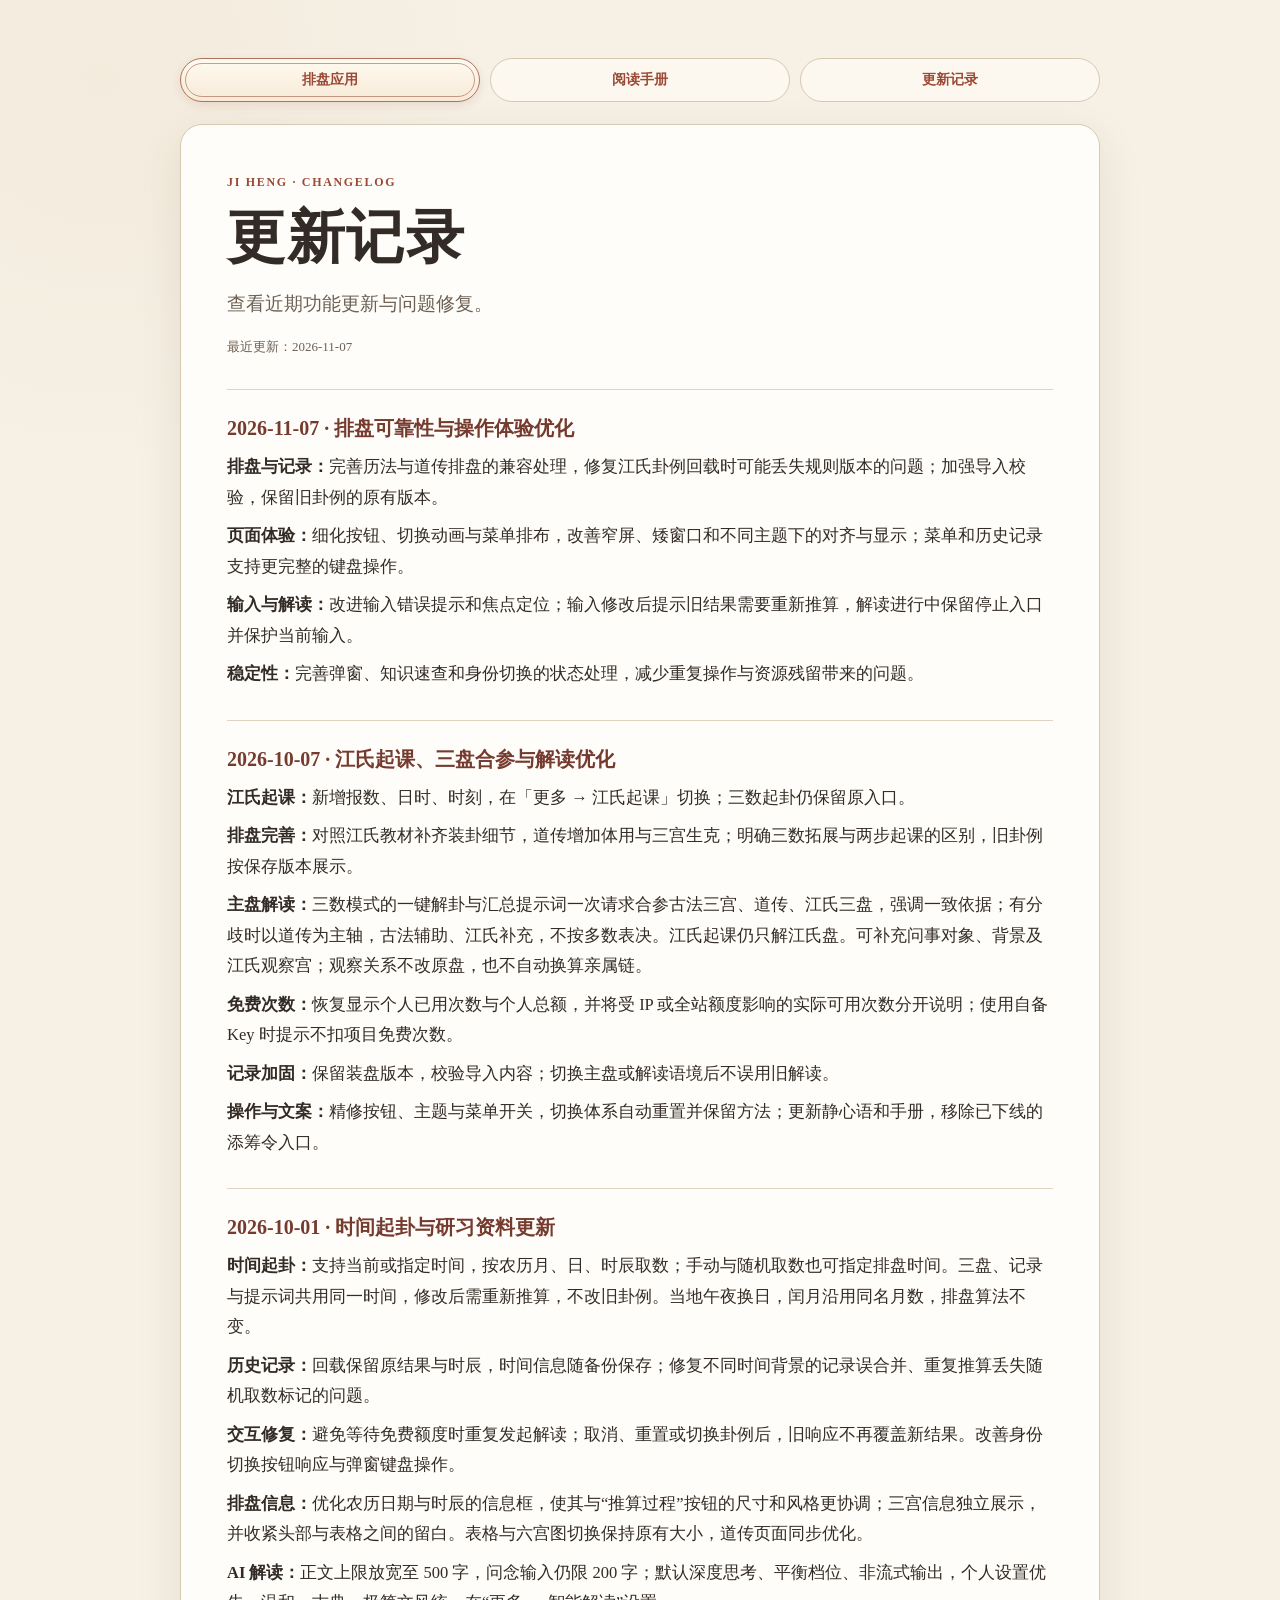
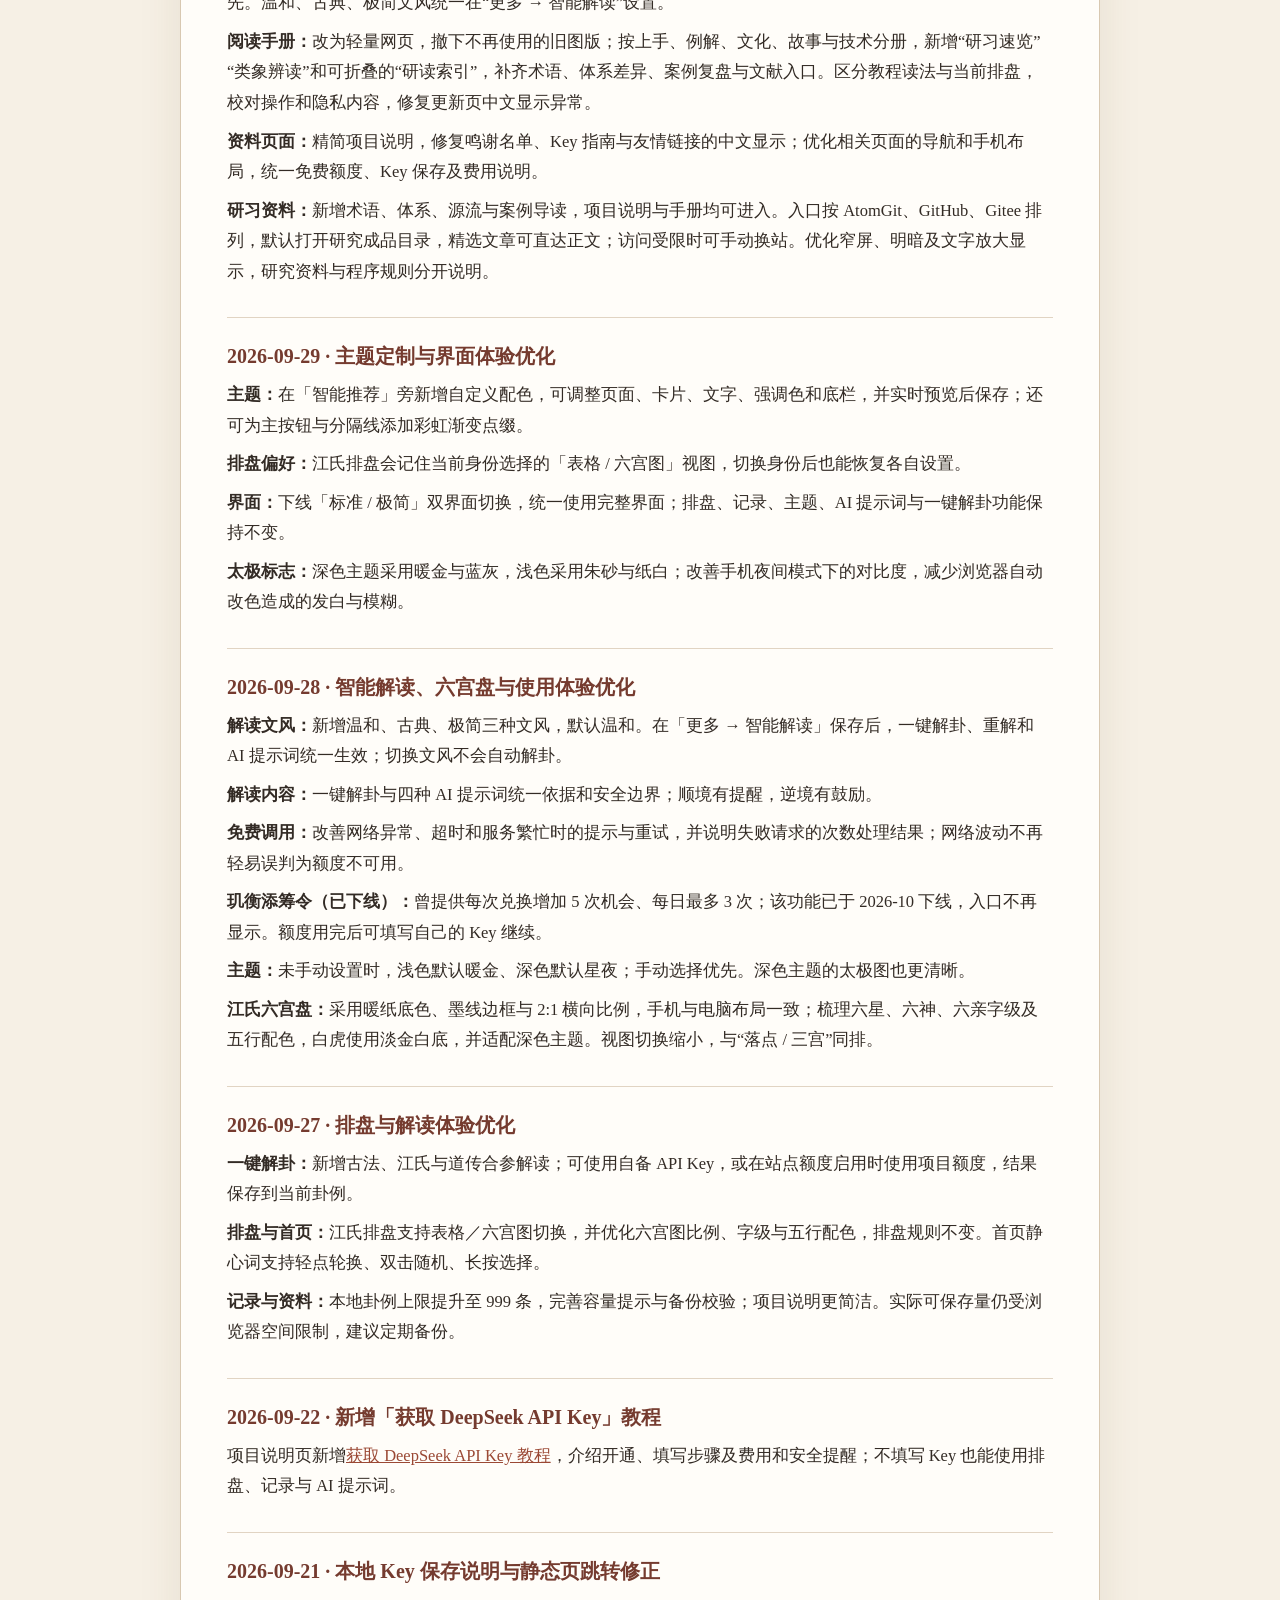
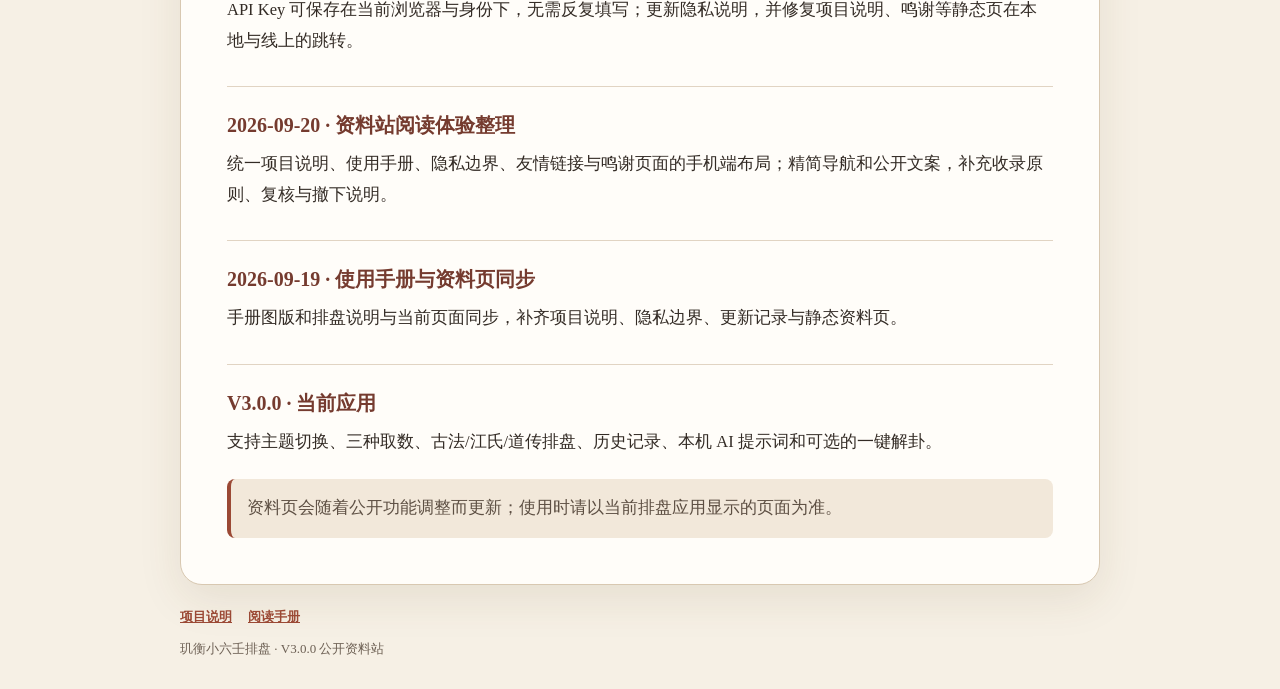
<file: public/changelog/index.html>
<!doctype html>
<html lang="zh-CN">
<head>
  <meta charset="utf-8">
  <meta name="viewport" content="width=device-width, initial-scale=1">
<meta name="description" content="玑衡小六壬排盘公开资料站的功能与资料更新记录。">
<title>更新记录 · 玑衡小六壬排盘</title>
  <link rel="stylesheet" href="../docs/site.css?v=20260921">
</head>
<body>
  <main class="page-wrap">
    <nav class="site-nav site-nav--three" aria-label="资料站导航">
      <a class="site-nav__primary" href="../index.html">排盘应用</a>
      <a href="../manual/index.html">阅读手册</a>
      <a href="../changelog/index.html">更新记录</a>
    </nav>
    <article class="page-card">
<p class="eyebrow">JI HENG · CHANGELOG</p>
      <h1>更新记录</h1>
      <p class="lead">查看近期功能更新与问题修复。</p>
      <p class="meta">最近更新：2026-11-07</p>

      <section class="section">
        <h2>2026-11-07 · 排盘可靠性与操作体验优化</h2>
        <p><strong>排盘与记录：</strong>完善历法与道传排盘的兼容处理，修复江氏卦例回载时可能丢失规则版本的问题；加强导入校验，保留旧卦例的原有版本。</p>
        <p><strong>页面体验：</strong>细化按钮、切换动画与菜单排布，改善窄屏、矮窗口和不同主题下的对齐与显示；菜单和历史记录支持更完整的键盘操作。</p>
        <p><strong>输入与解读：</strong>改进输入错误提示和焦点定位；输入修改后提示旧结果需要重新推算，解读进行中保留停止入口并保护当前输入。</p>
        <p><strong>稳定性：</strong>完善弹窗、知识速查和身份切换的状态处理，减少重复操作与资源残留带来的问题。</p>
      </section>

      <section class="section">
        <h2>2026-10-07 · 江氏起课、三盘合参与解读优化</h2>
        <p><strong>江氏起课：</strong>新增报数、日时、时刻，在「更多 → 江氏起课」切换；三数起卦仍保留原入口。</p>
        <p><strong>排盘完善：</strong>对照江氏教材补齐装卦细节，道传增加体用与三宫生克；明确三数拓展与两步起课的区别，旧卦例按保存版本展示。</p>
        <p><strong>主盘解读：</strong>三数模式的一键解卦与汇总提示词一次请求合参古法三宫、道传、江氏三盘，强调一致依据；有分歧时以道传为主轴，古法辅助、江氏补充，不按多数表决。江氏起课仍只解江氏盘。可补充问事对象、背景及江氏观察宫；观察关系不改原盘，也不自动换算亲属链。</p>
        <p><strong>免费次数：</strong>恢复显示个人已用次数与个人总额，并将受 IP 或全站额度影响的实际可用次数分开说明；使用自备 Key 时提示不扣项目免费次数。</p>
        <p><strong>记录加固：</strong>保留装盘版本，校验导入内容；切换主盘或解读语境后不误用旧解读。</p>
        <p><strong>操作与文案：</strong>精修按钮、主题与菜单开关，切换体系自动重置并保留方法；更新静心语和手册，移除已下线的添筹令入口。</p>
      </section>

      <section class="section">
        <h2>2026-10-01 · 时间起卦与研习资料更新</h2>
        <p><strong>时间起卦：</strong>支持当前或指定时间，按农历月、日、时辰取数；手动与随机取数也可指定排盘时间。三盘、记录与提示词共用同一时间，修改后需重新推算，不改旧卦例。当地午夜换日，闰月沿用同名月数，排盘算法不变。</p>
        <p><strong>历史记录：</strong>回载保留原结果与时辰，时间信息随备份保存；修复不同时间背景的记录误合并、重复推算丢失随机取数标记的问题。</p>
        <p><strong>交互修复：</strong>避免等待免费额度时重复发起解读；取消、重置或切换卦例后，旧响应不再覆盖新结果。改善身份切换按钮响应与弹窗键盘操作。</p>
        <p><strong>排盘信息：</strong>优化农历日期与时辰的信息框，使其与“推算过程”按钮的尺寸和风格更协调；三宫信息独立展示，并收紧头部与表格之间的留白。表格与六宫图切换保持原有大小，道传页面同步优化。</p>
        <p><strong>AI 解读：</strong>正文上限放宽至 500 字，问念输入仍限 200 字；默认深度思考、平衡档位、非流式输出，个人设置优先。温和、古典、极简文风统一在“更多 → 智能解读”设置。</p>
        <p><strong>阅读手册：</strong>改为轻量网页，撤下不再使用的旧图版；按上手、例解、文化、故事与技术分册，新增“研习速览”“类象辨读”和可折叠的“研读索引”，补齐术语、体系差异、案例复盘与文献入口。区分教程读法与当前排盘，校对操作和隐私内容，修复更新页中文显示异常。</p>
        <p><strong>资料页面：</strong>精简项目说明，修复鸣谢名单、Key 指南与友情链接的中文显示；优化相关页面的导航和手机布局，统一免费额度、Key 保存及费用说明。</p>
        <p><strong>研习资料：</strong>新增术语、体系、源流与案例导读，项目说明与手册均可进入。入口按 AtomGit、GitHub、Gitee 排列，默认打开研究成品目录，精选文章可直达正文；访问受限时可手动换站。优化窄屏、明暗及文字放大显示，研究资料与程序规则分开说明。</p>
      </section>

      <section class="section">
        <h2>2026-09-29 · 主题定制与界面体验优化</h2>
        <p><strong>主题：</strong>在「智能推荐」旁新增自定义配色，可调整页面、卡片、文字、强调色和底栏，并实时预览后保存；还可为主按钮与分隔线添加彩虹渐变点缀。</p>
        <p><strong>排盘偏好：</strong>江氏排盘会记住当前身份选择的「表格 / 六宫图」视图，切换身份后也能恢复各自设置。</p>
        <p><strong>界面：</strong>下线「标准 / 极简」双界面切换，统一使用完整界面；排盘、记录、主题、AI 提示词与一键解卦功能保持不变。</p>
        <p><strong>太极标志：</strong>深色主题采用暖金与蓝灰，浅色采用朱砂与纸白；改善手机夜间模式下的对比度，减少浏览器自动改色造成的发白与模糊。</p>
      </section>

      <section class="section">
        <h2>2026-09-28 · 智能解读、六宫盘与使用体验优化</h2>
        <p><strong>解读文风：</strong>新增温和、古典、极简三种文风，默认温和。在「更多 → 智能解读」保存后，一键解卦、重解和 AI 提示词统一生效；切换文风不会自动解卦。</p>
        <p><strong>解读内容：</strong>一键解卦与四种 AI 提示词统一依据和安全边界；顺境有提醒，逆境有鼓励。</p>
        <p><strong>免费调用：</strong>改善网络异常、超时和服务繁忙时的提示与重试，并说明失败请求的次数处理结果；网络波动不再轻易误判为额度不可用。</p>
        <p><strong>玑衡添筹令（已下线）：</strong>曾提供每次兑换增加 5 次机会、每日最多 3 次；该功能已于 2026-10 下线，入口不再显示。额度用完后可填写自己的 Key 继续。</p>
        <p><strong>主题：</strong>未手动设置时，浅色默认暖金、深色默认星夜；手动选择优先。深色主题的太极图也更清晰。</p>
        <p><strong>江氏六宫盘：</strong>采用暖纸底色、墨线边框与 2:1 横向比例，手机与电脑布局一致；梳理六星、六神、六亲字级及五行配色，白虎使用淡金白底，并适配深色主题。视图切换缩小，与“落点 / 三宫”同排。</p>
      </section>

      <section class="section">
        <h2>2026-09-27 · 排盘与解读体验优化</h2>
        <p><strong>一键解卦：</strong>新增古法、江氏与道传合参解读；可使用自备 API Key，或在站点额度启用时使用项目额度，结果保存到当前卦例。</p>
        <p><strong>排盘与首页：</strong>江氏排盘支持表格／六宫图切换，并优化六宫图比例、字级与五行配色，排盘规则不变。首页静心词支持轻点轮换、双击随机、长按选择。</p>
        <p><strong>记录与资料：</strong>本地卦例上限提升至 999 条，完善容量提示与备份校验；项目说明更简洁。实际可保存量仍受浏览器空间限制，建议定期备份。</p>
      </section>

      <section class="section">
        <h2>2026-09-22 · 新增「获取 DeepSeek API Key」教程</h2>
        <p>项目说明页新增<a href="../guide/deepseek-key/index.html">获取 DeepSeek API Key 教程</a>，介绍开通、填写步骤及费用和安全提醒；不填写 Key 也能使用排盘、记录与 AI 提示词。</p>
      </section>

      <section class="section">
        <h2>2026-09-21 · 本地 Key 保存说明与静态页跳转修正</h2>
        <p>API Key 可保存在当前浏览器与身份下，无需反复填写；更新隐私说明，并修复项目说明、鸣谢等静态页在本地与线上的跳转。</p>
      </section>
      <section class="section">
        <h2>2026-09-20 · 资料站阅读体验整理</h2>
        <p>统一项目说明、使用手册、隐私边界、友情链接与鸣谢页面的手机端布局；精简导航和公开文案，补充收录原则、复核与撤下说明。</p>
      </section>
      <section class="section">
        <h2>2026-09-19 · 使用手册与资料页同步</h2>
        <p>手册图版和排盘说明与当前页面同步，补齐项目说明、隐私边界、更新记录与静态资料页。</p>
      </section>
      <section class="section">
        <h2>V3.0.0 · 当前应用</h2>
        <p>支持主题切换、三种取数、古法/江氏/道传排盘、历史记录、本机 AI 提示词和可选的一键解卦。</p>
      </section>

      <p class="note">资料页会随着公开功能调整而更新；使用时请以当前排盘应用显示的页面为准。</p>
    </article>
    <footer class="site-footer">
      <div class="footer-links"><a href="../project/index.html">项目说明</a><a href="../manual/index.html">阅读手册</a></div>
      玑衡小六壬排盘 · V3.0.0 公开资料站
    </footer>
  </main>
</body>
</html>
</file>
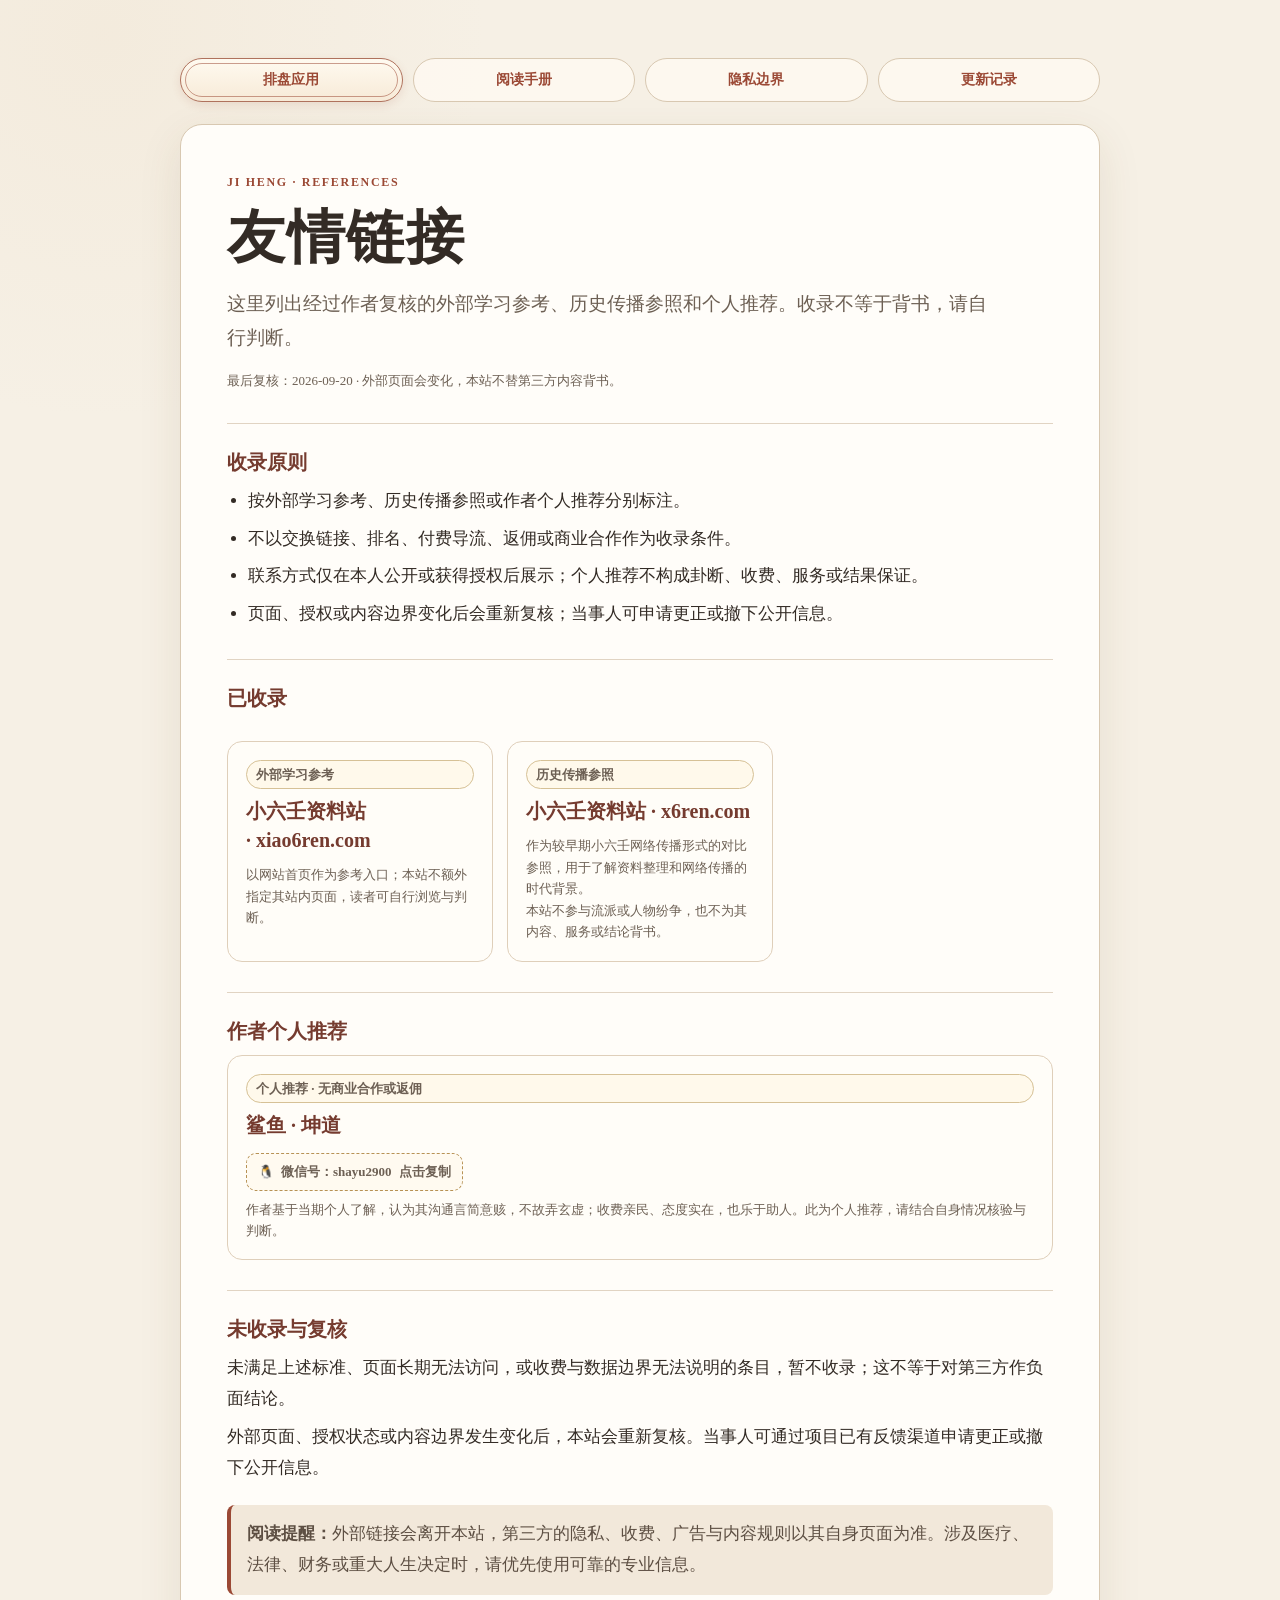
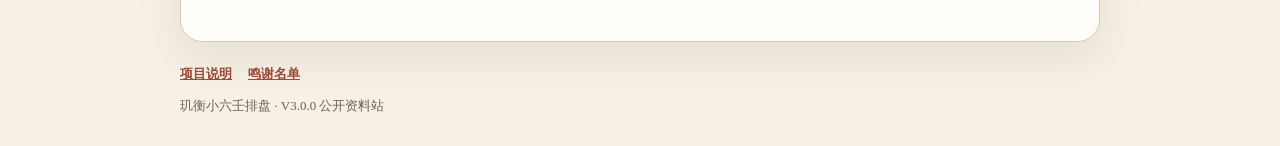
<file: public/friends/index.html>
<!doctype html>
<html lang="zh-CN">
<head>
  <meta charset="utf-8">
  <meta name="viewport" content="width=device-width, initial-scale=1">
<meta name="description" content="玑衡小六壬排盘资料站的外部参考、个人推荐与收录边界。">
<title>友情链接 · 玑衡小六壬排盘</title>
  <link rel="stylesheet" href="../docs/site.css?v=20260921">
</head>
<body>
  <main class="page-wrap">
    <nav class="site-nav" aria-label="资料站导航">
      <a class="site-nav__primary" href="../index.html">排盘应用</a>
      <a href="../manual/index.html">阅读手册</a>
      <a href="../privacy/index.html">隐私边界</a>
      <a href="../changelog/index.html">更新记录</a>
    </nav>
    <article class="page-card">
<p class="eyebrow">JI HENG · REFERENCES</p>
      <h1>友情链接</h1>
      <p class="lead">这里列出经过作者复核的外部学习参考、历史传播参照和个人推荐。收录不等于背书，请自行判断。</p>
      <p class="meta">最后复核：2026-09-20 · 外部页面会变化，本站不替第三方内容背书。</p>

      <section class="section">
        <h2>收录原则</h2>
        <ul class="list">
          <li>按外部学习参考、历史传播参照或作者个人推荐分别标注。</li>
          <li>不以交换链接、排名、付费导流、返佣或商业合作作为收录条件。</li>
          <li>联系方式仅在本人公开或获得授权后展示；个人推荐不构成卦断、收费、服务或结果保证。</li>
          <li>页面、授权或内容边界变化后会重新复核；当事人可申请更正或撤下公开信息。</li>
        </ul>
      </section>

      <section class="section">
        <h2>已收录</h2>
        <div class="grid">
          <a class="resource" href="https://www.xiao6ren.com/" target="_blank" rel="noopener noreferrer">
            <span class="tag">外部学习参考</span>
            <h2>小六壬资料站 · xiao6ren.com</h2>
            <span>以网站首页作为参考入口；本站不额外指定其站内页面，读者可自行浏览与判断。</span>
          </a>
          <a class="resource" href="http://x6ren.com/" target="_blank" rel="noopener noreferrer">
            <span class="tag">历史传播参照</span>
            <h2>小六壬资料站 · x6ren.com</h2>
            <span>作为较早期小六壬网络传播形式的对比参照，用于了解资料整理和网络传播的时代背景。</span>
            <span>本站不参与流派或人物纷争，也不为其内容、服务或结论背书。</span>
          </a>
        </div>
      </section>

      <section class="section">
        <h2>作者个人推荐</h2>
        <div class="resource">
          <span class="tag">个人推荐 · 无商业合作或返佣</span>
          <h2>鲨鱼 · 坤道</h2>
          <button class="copy-id" type="button" data-copy-value="shayu2900" aria-label="复制鲨鱼的微信号 shayu2900">
            <span aria-hidden="true">🐧</span>
            <span>微信号：shayu2900</span>
            <span class="copy-state" aria-live="polite">点击复制</span>
          </button>
          <span>作者基于当期个人了解，认为其沟通言简意赅，不故弄玄虚；收费亲民、态度实在，也乐于助人。此为个人推荐，请结合自身情况核验与判断。</span>
        </div>
      </section>

      <section class="section">
        <h2>未收录与复核</h2>
        <p>未满足上述标准、页面长期无法访问，或收费与数据边界无法说明的条目，暂不收录；这不等于对第三方作负面结论。</p>
        <p>外部页面、授权状态或内容边界发生变化后，本站会重新复核。当事人可通过项目已有反馈渠道申请更正或撤下公开信息。</p>
      </section>

      <p class="note"><strong>阅读提醒：</strong>外部链接会离开本站，第三方的隐私、收费、广告与内容规则以其自身页面为准。涉及医疗、法律、财务或重大人生决定时，请优先使用可靠的专业信息。</p>
    </article>
    <footer class="site-footer">
      <div class="footer-links"><a href="../project/index.html">项目说明</a><a href="../thanks/index.html">鸣谢名单</a></div>
玑衡小六壬排盘 · V3.0.0 公开资料站
    </footer>
  </main>
  <script>
    document.querySelectorAll("[data-copy-value]").forEach((button) => {
      button.addEventListener("click", async () => {
        const value = button.dataset.copyValue;
        const state = button.querySelector(".copy-state");
        const show = (message) => {
          state.textContent = message;
          window.setTimeout(() => { state.textContent = "点击复制"; }, 1800);
        };
        try {
          if (!navigator.clipboard?.writeText) throw new Error("Clipboard unavailable");
          await navigator.clipboard.writeText(value);
          button.dataset.copied = "true";
          show("已复制");
        } catch {
          const input = document.createElement("input");
          input.value = value;
          input.readOnly = true;
          input.style.cssText = "position:fixed;opacity:0;pointer-events:none";
          document.body.append(input);
          input.select();
          input.setSelectionRange(0, value.length);
          const copied = document.execCommand("copy");
          input.remove();
          if (copied) {
            button.dataset.copied = "true";
            show("已复制");
          } else {
            show("请长按复制");
          }
        }
      });
    });
  </script>
</body>
</html>
</file>
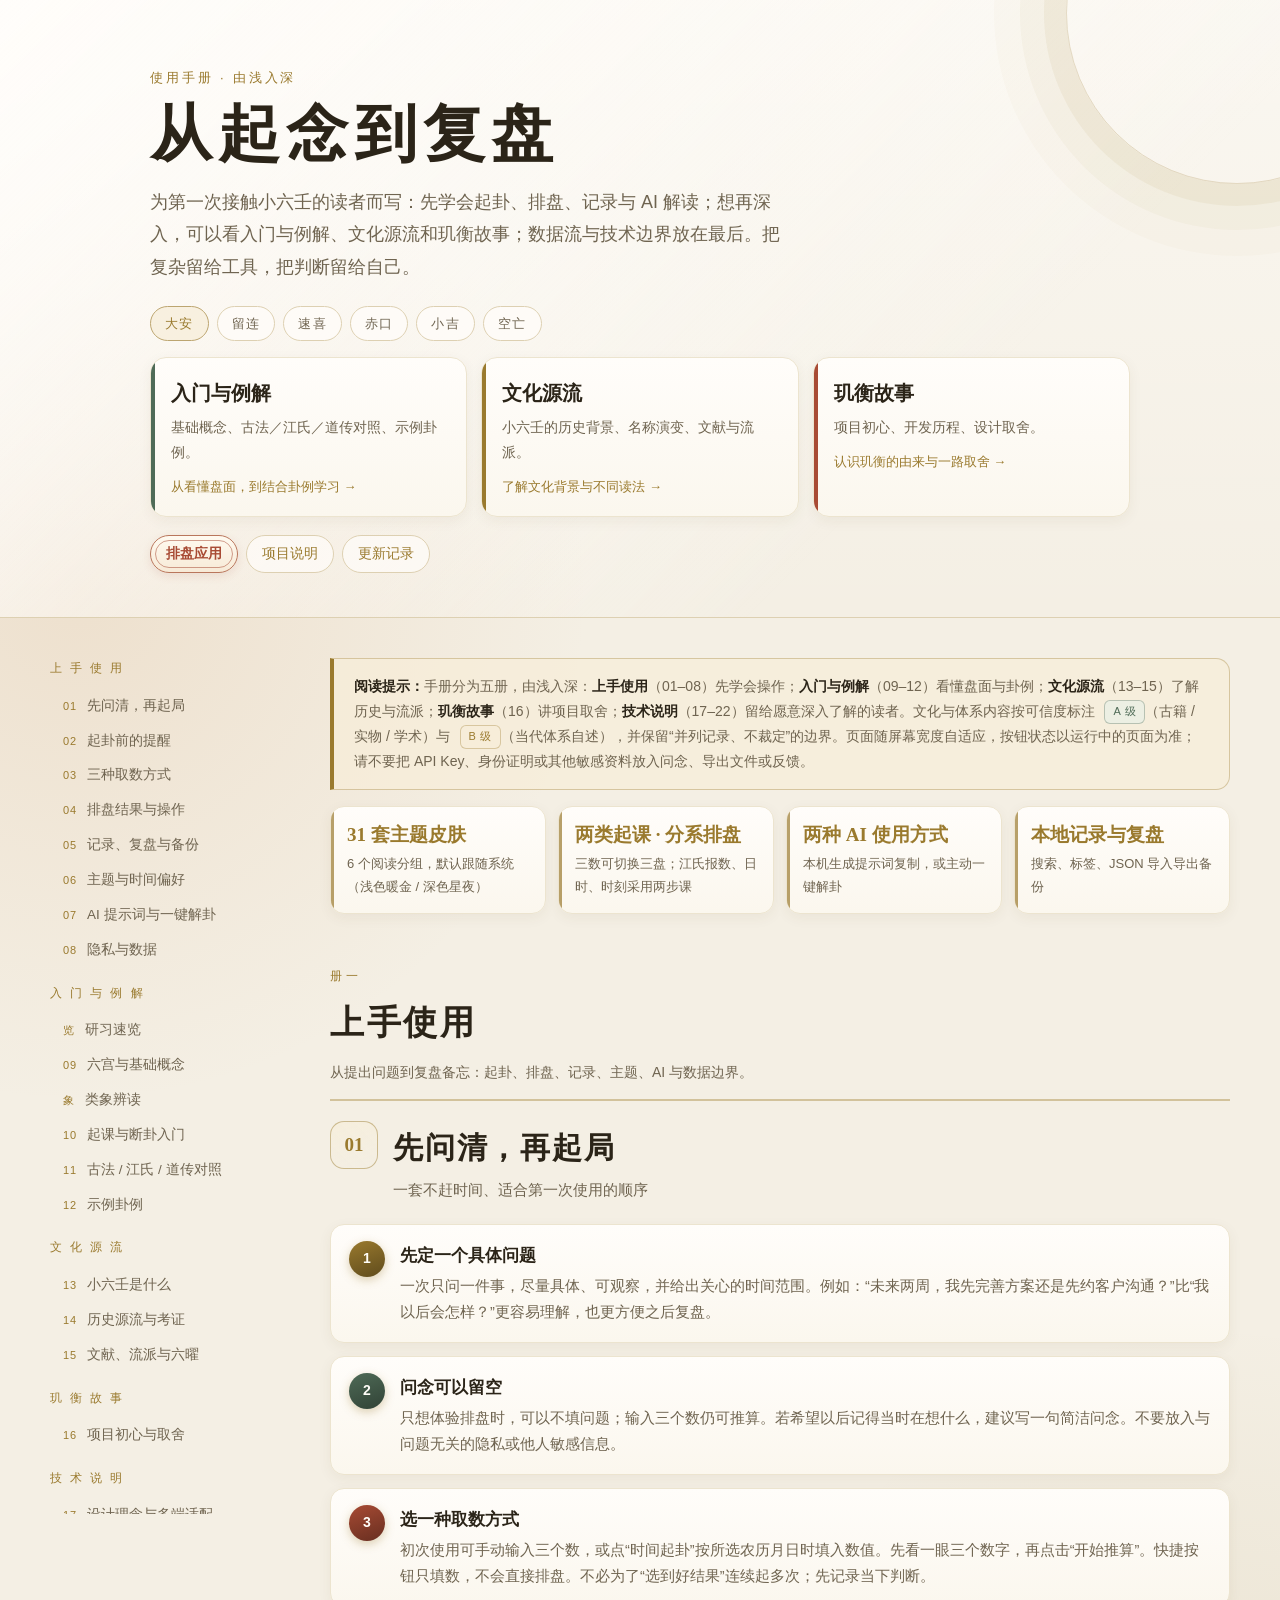
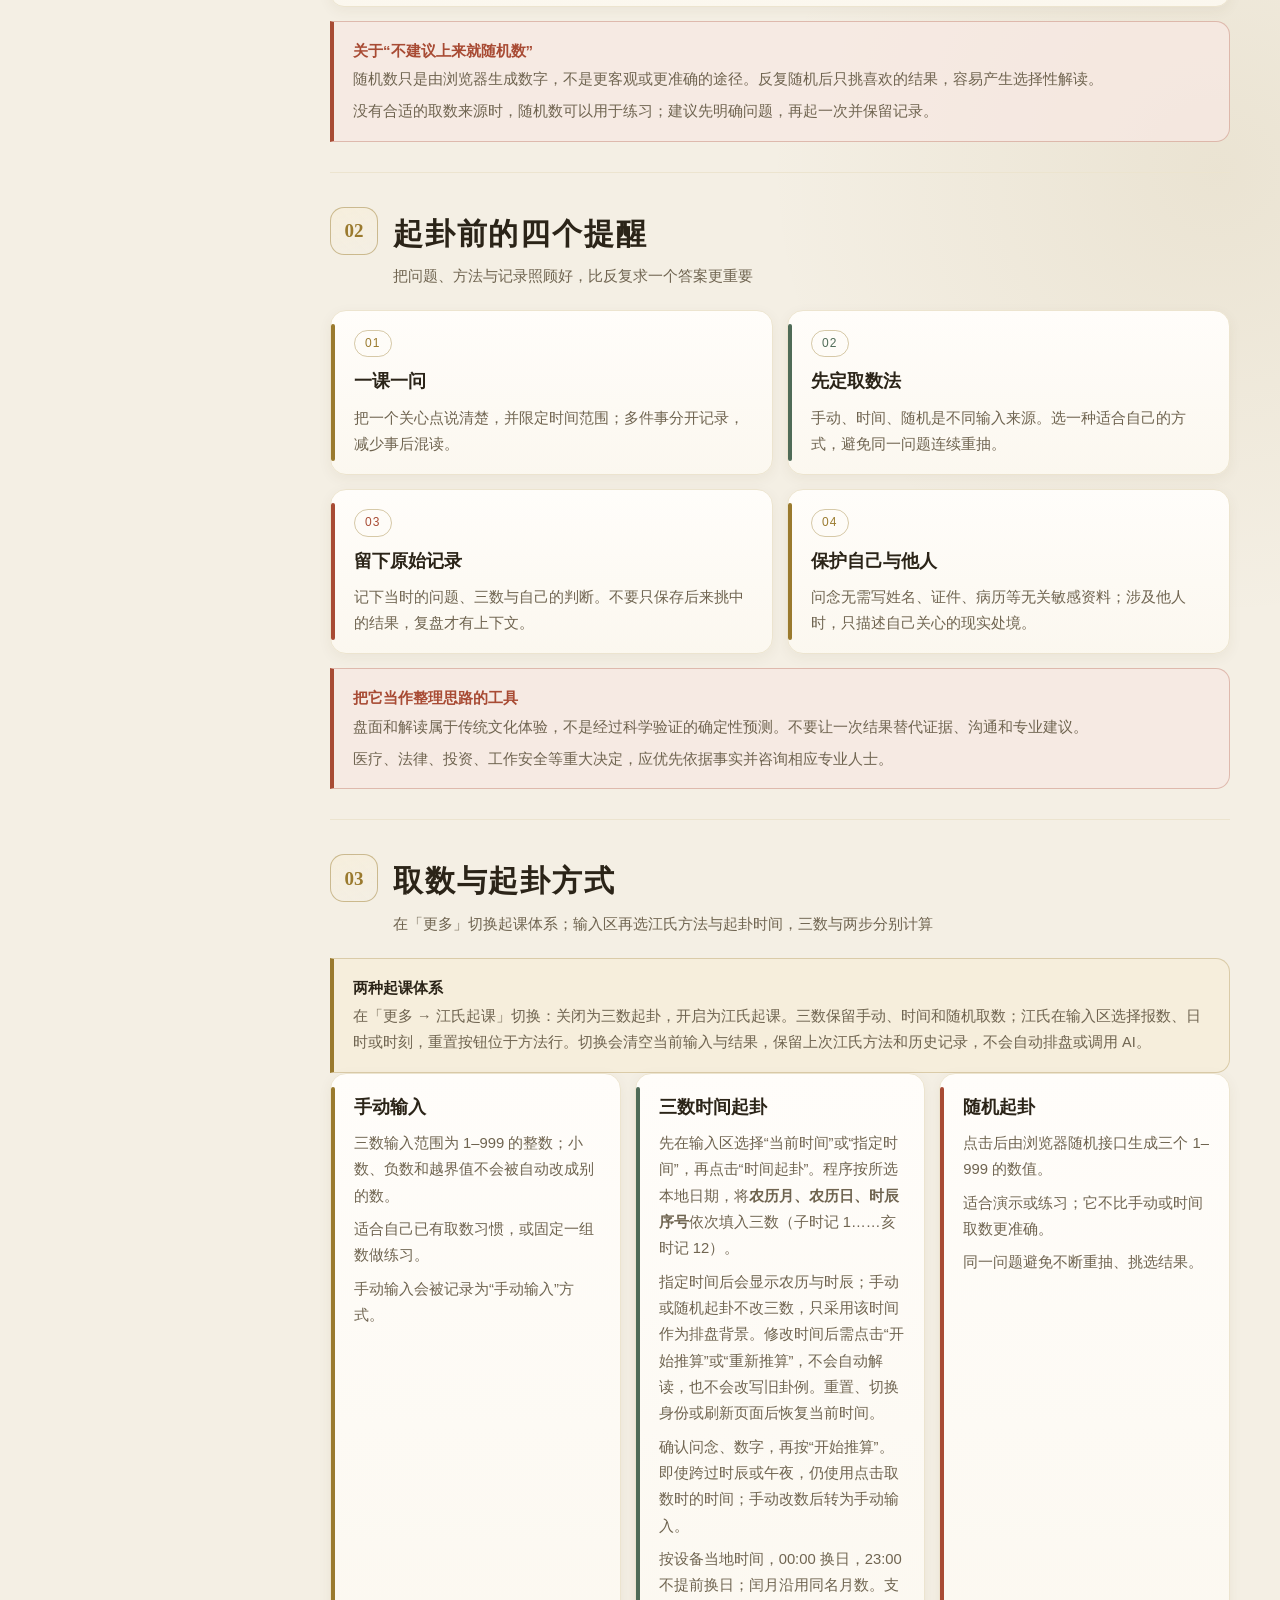
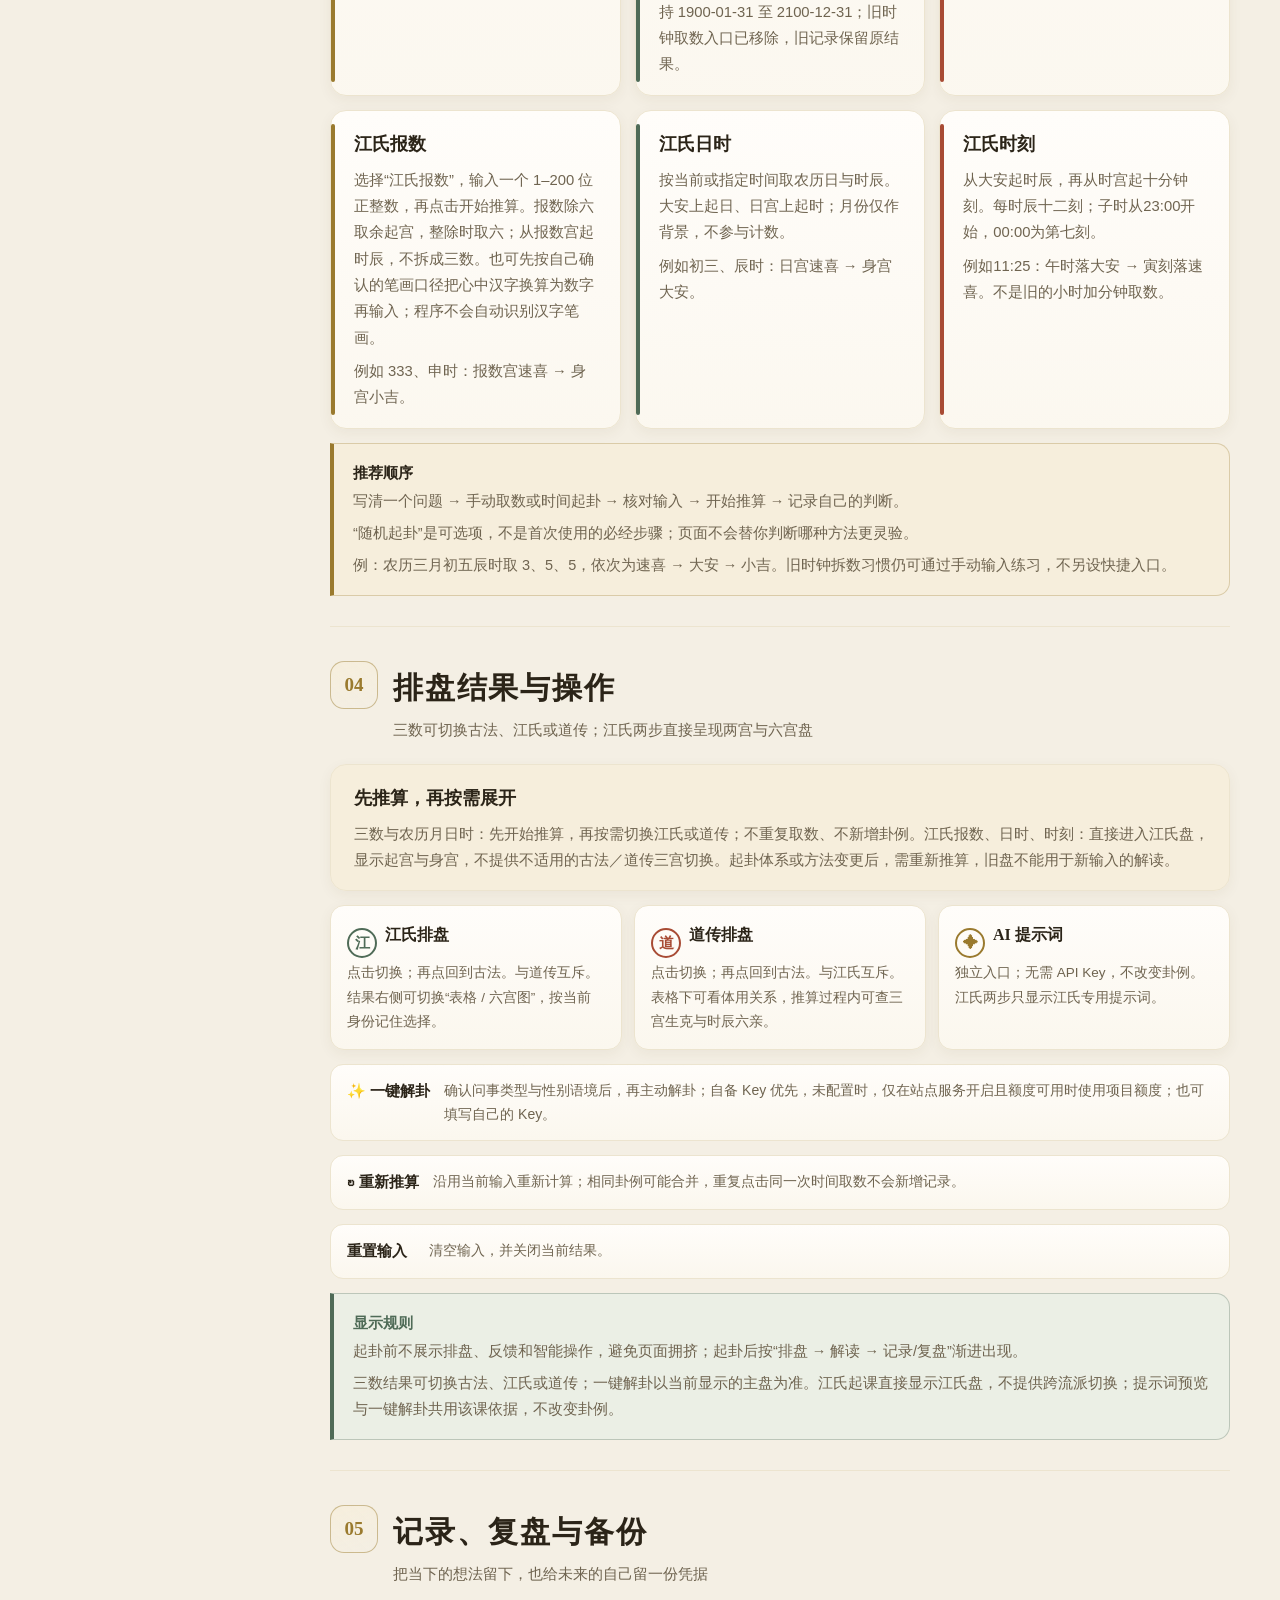
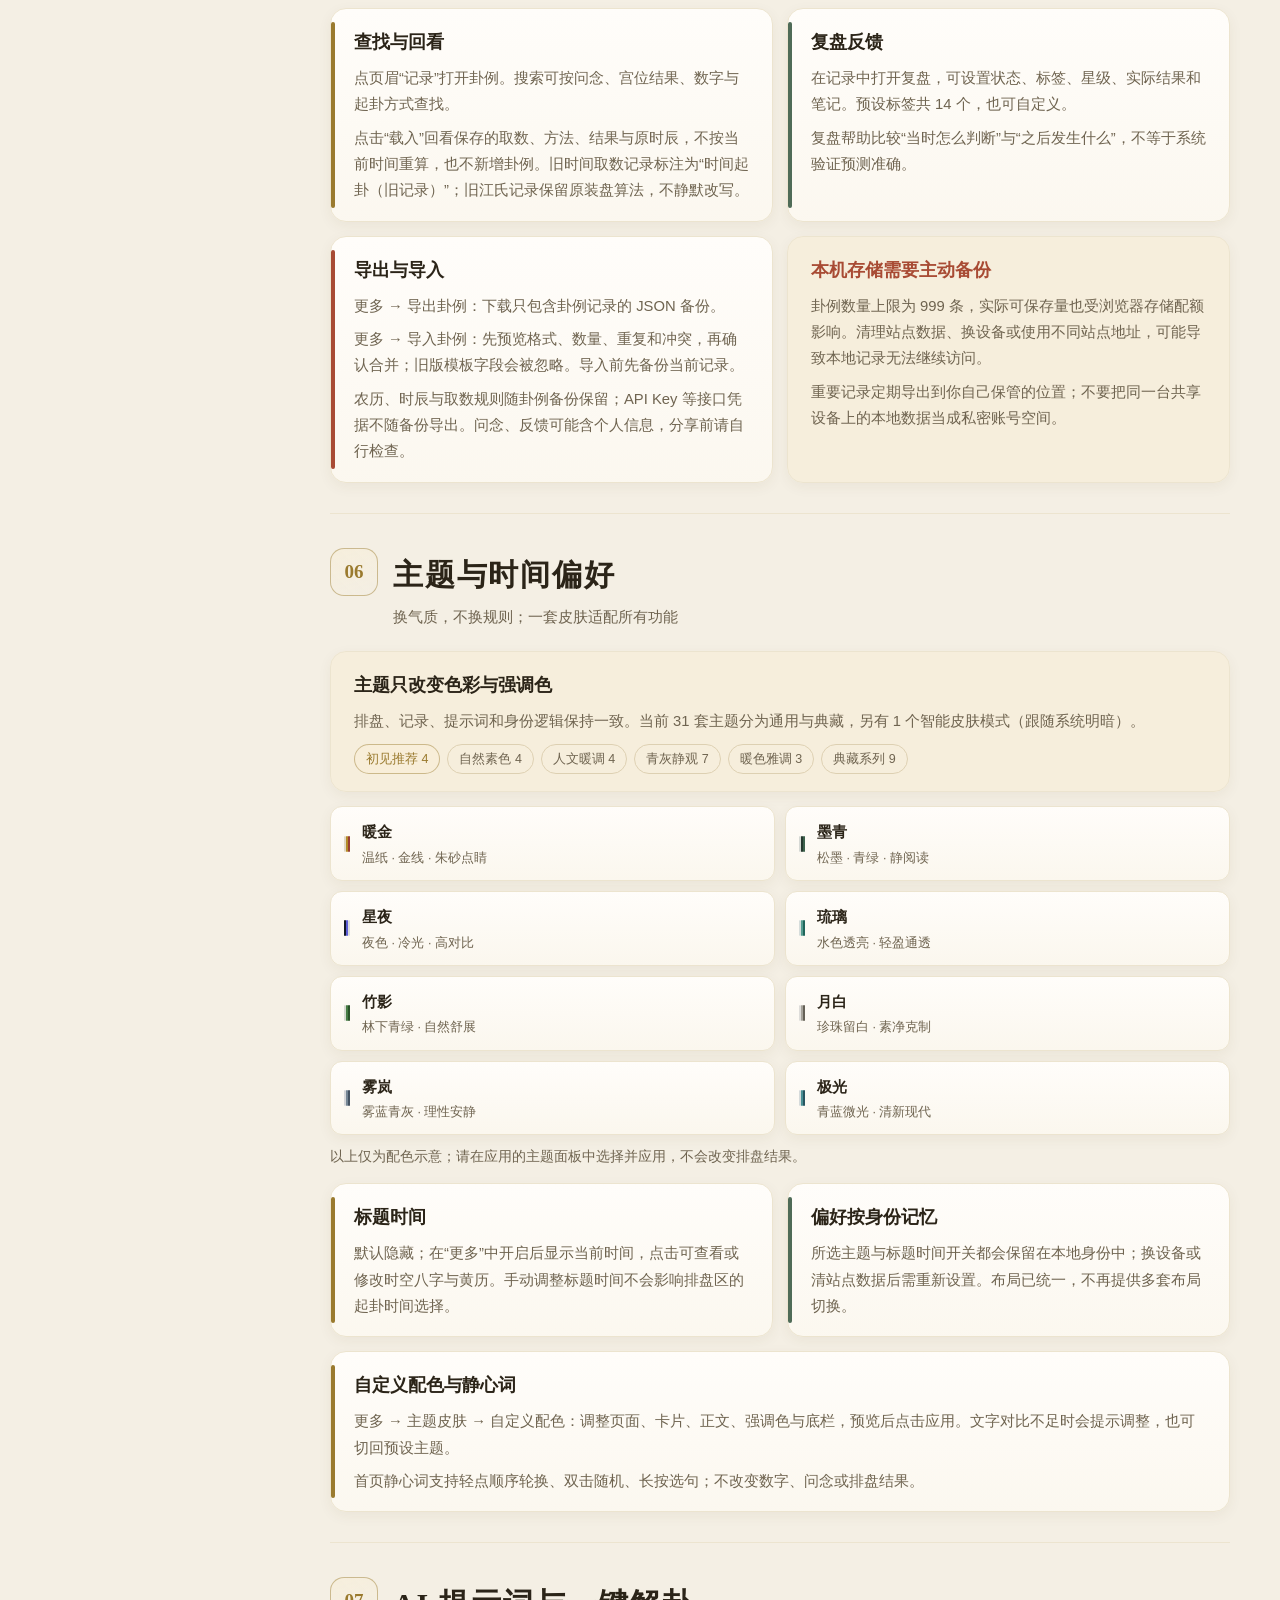
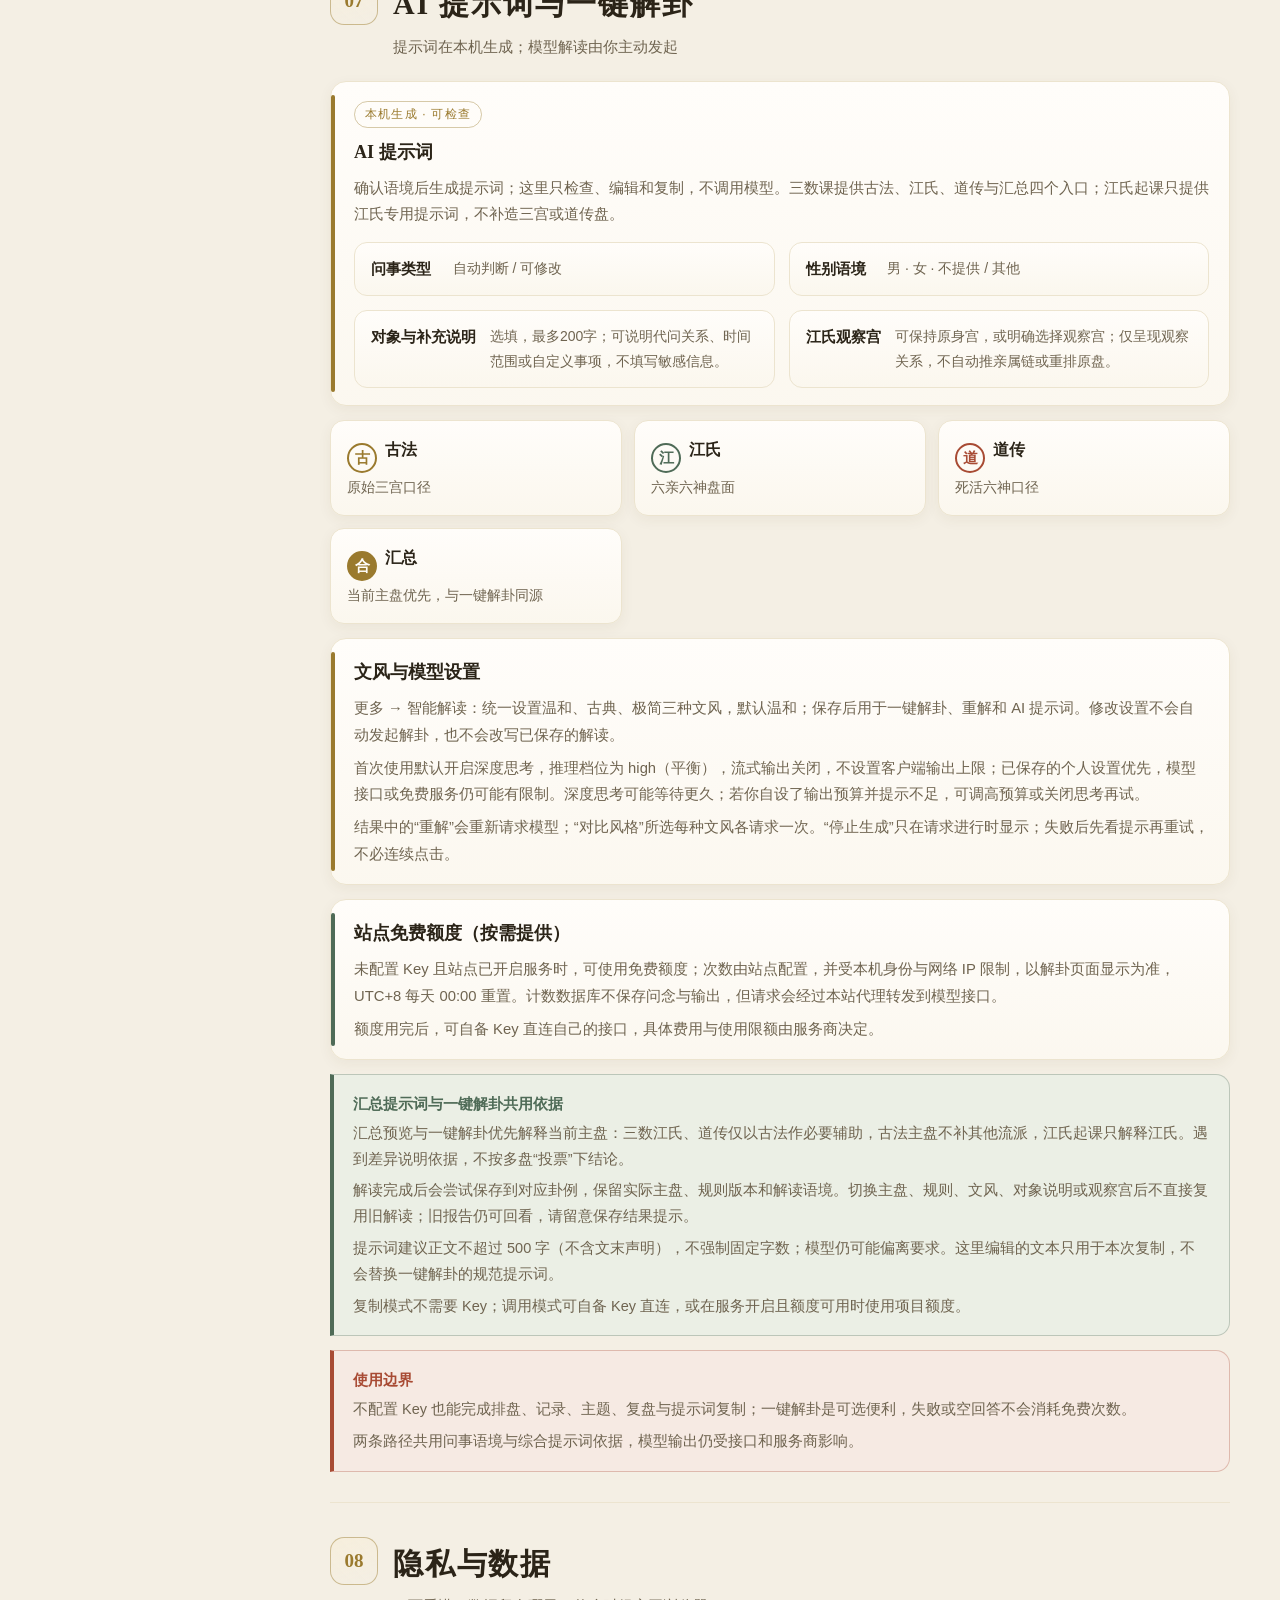
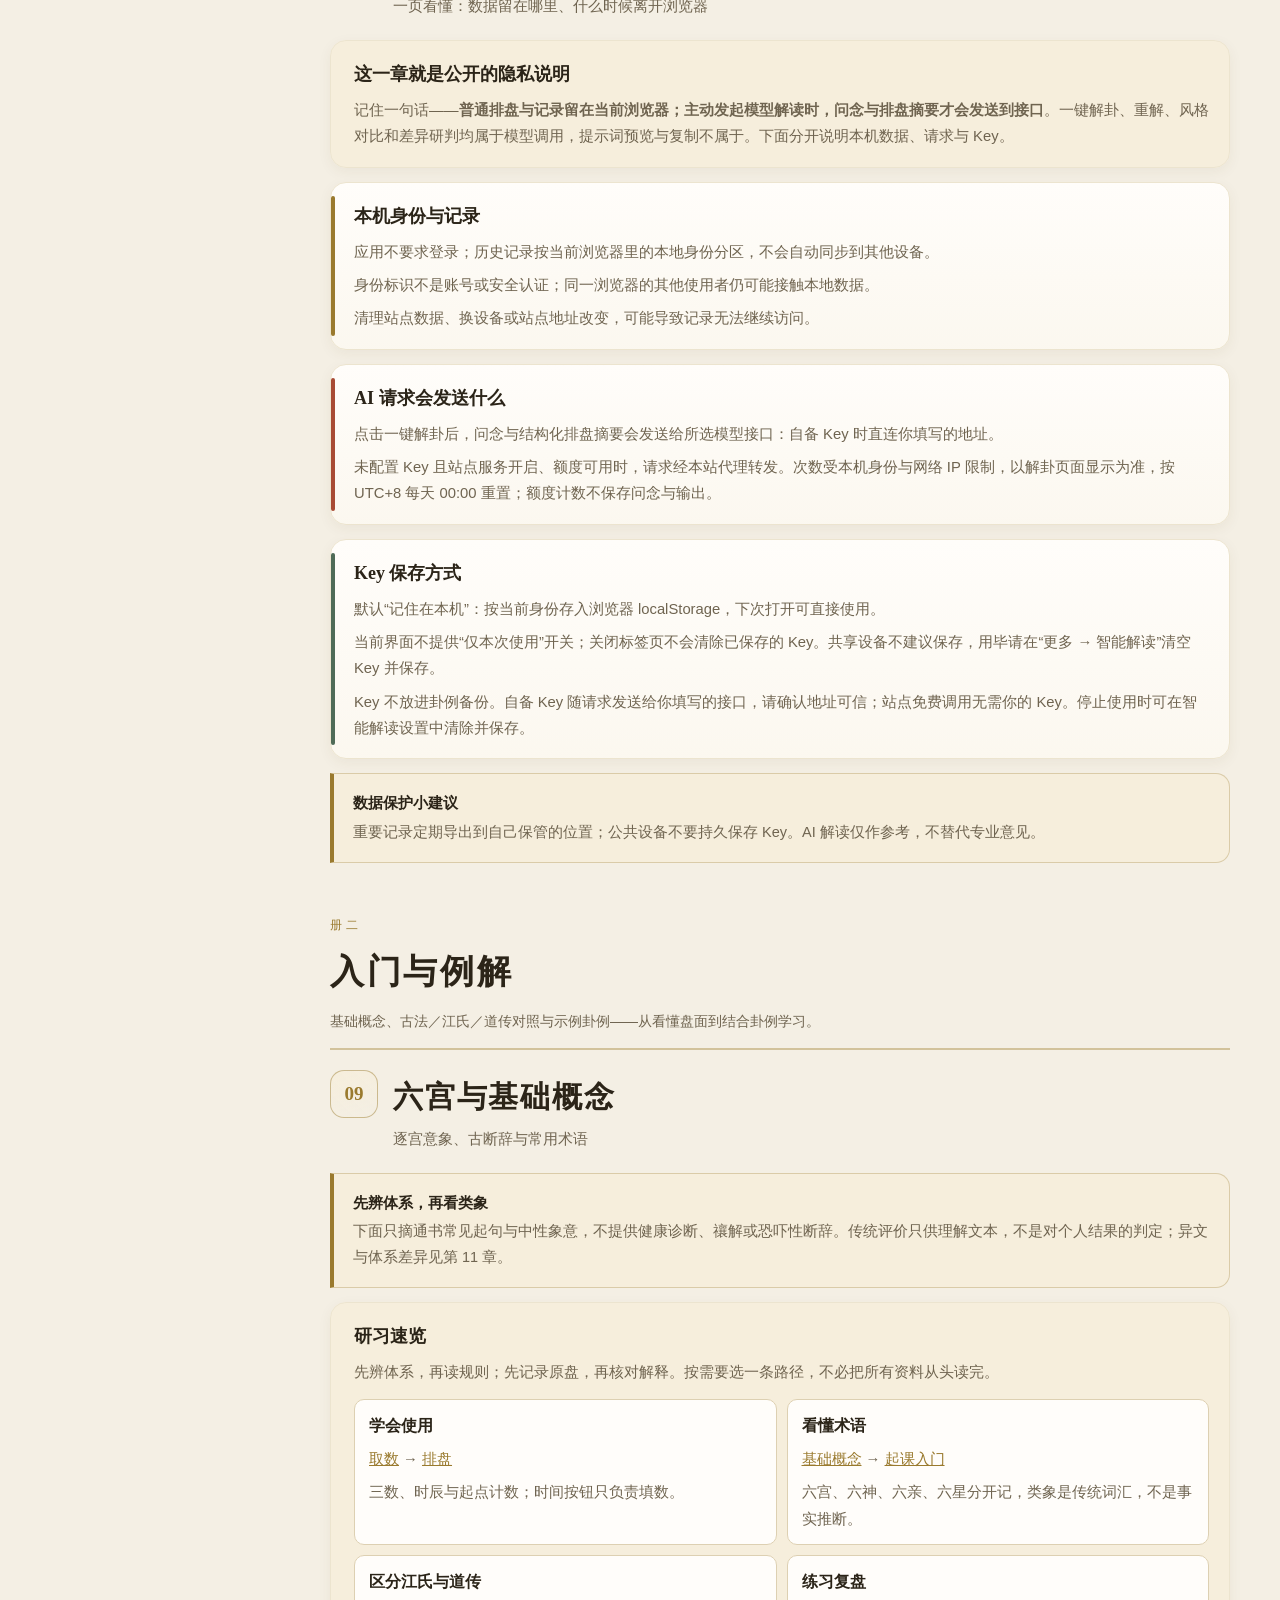
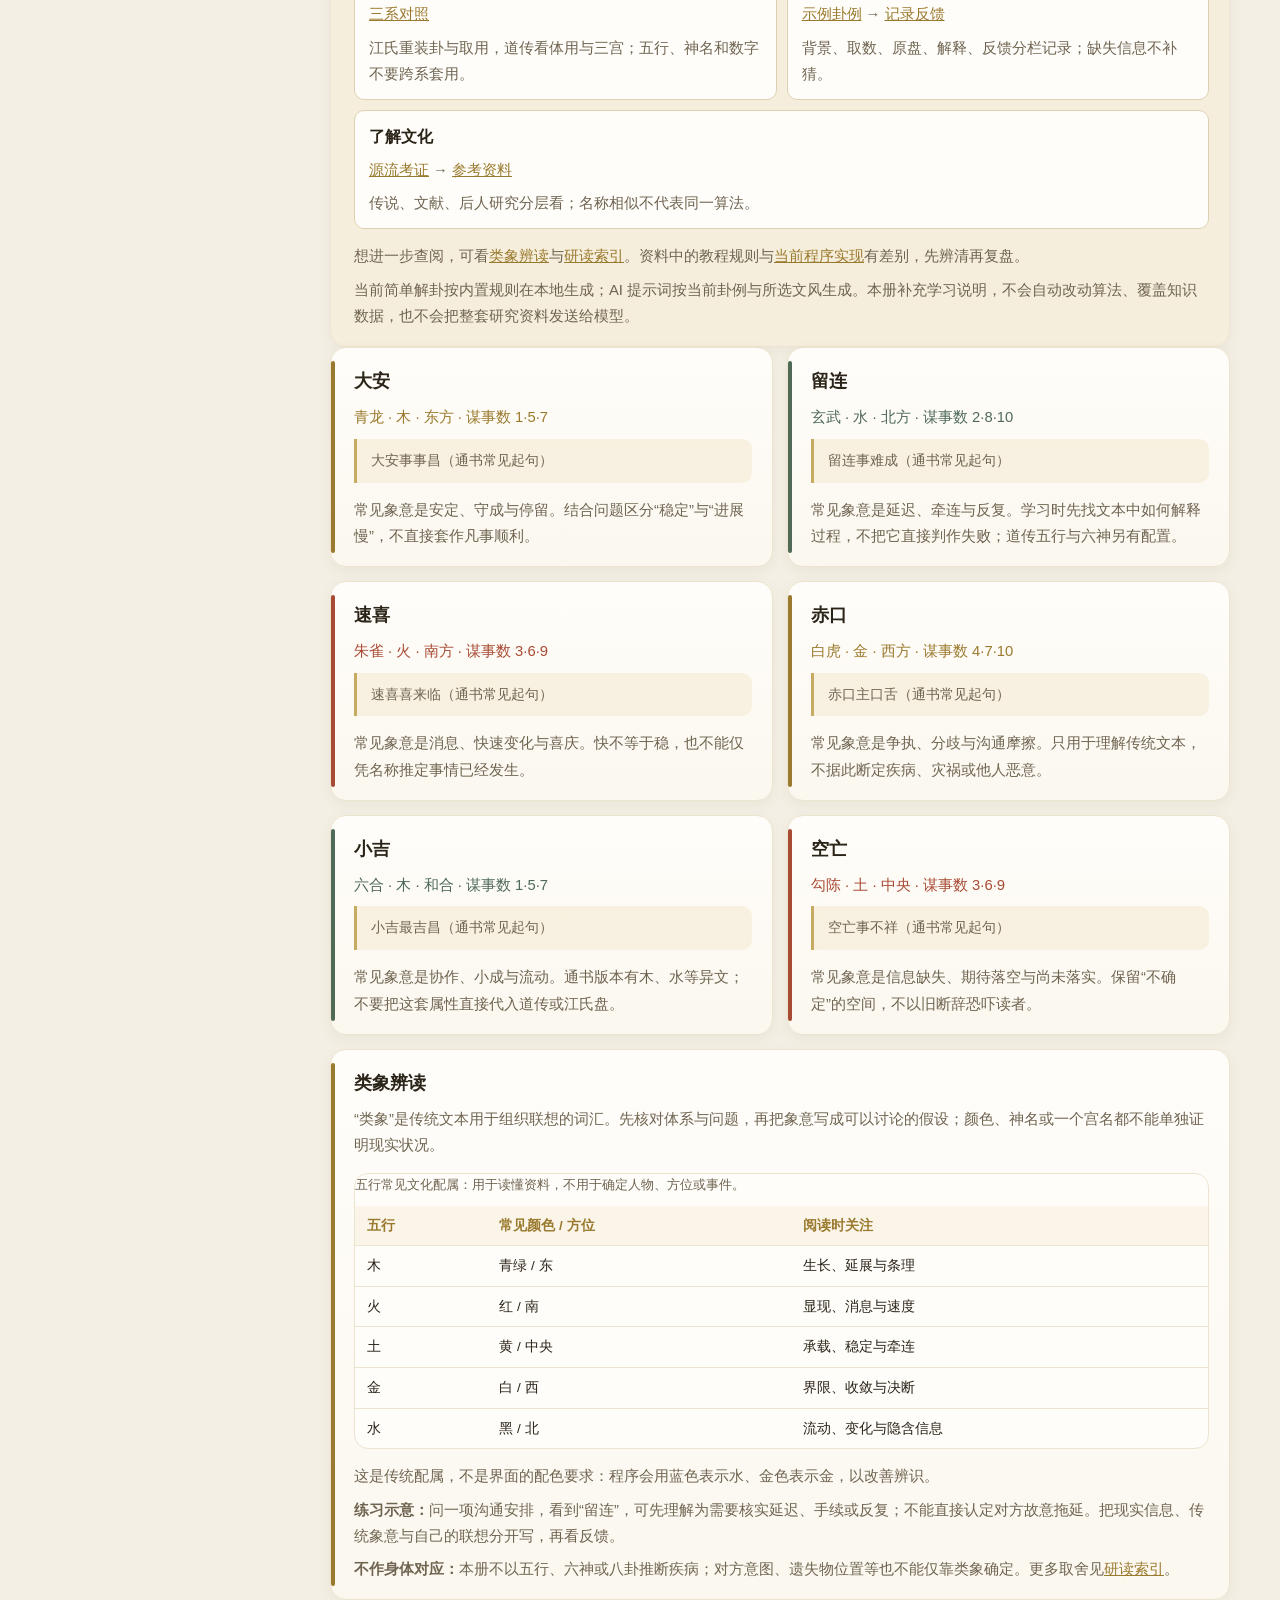
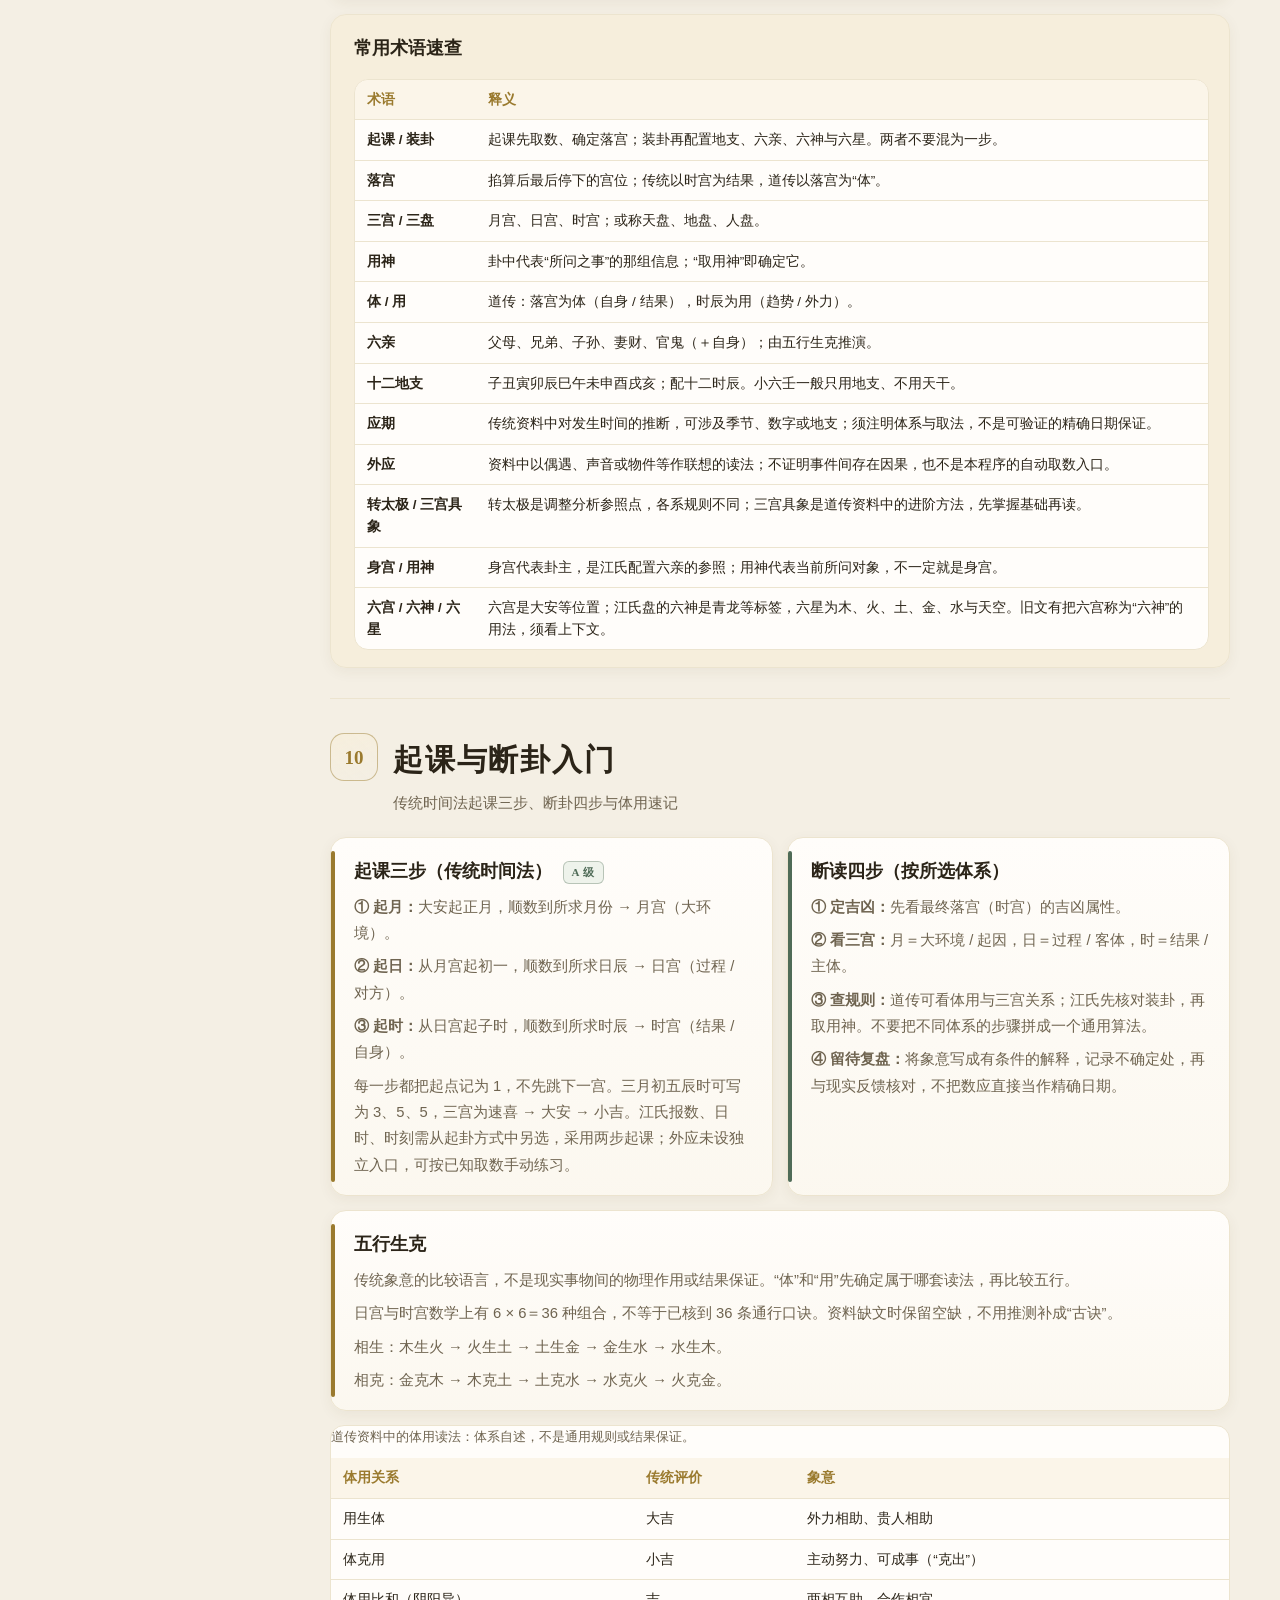
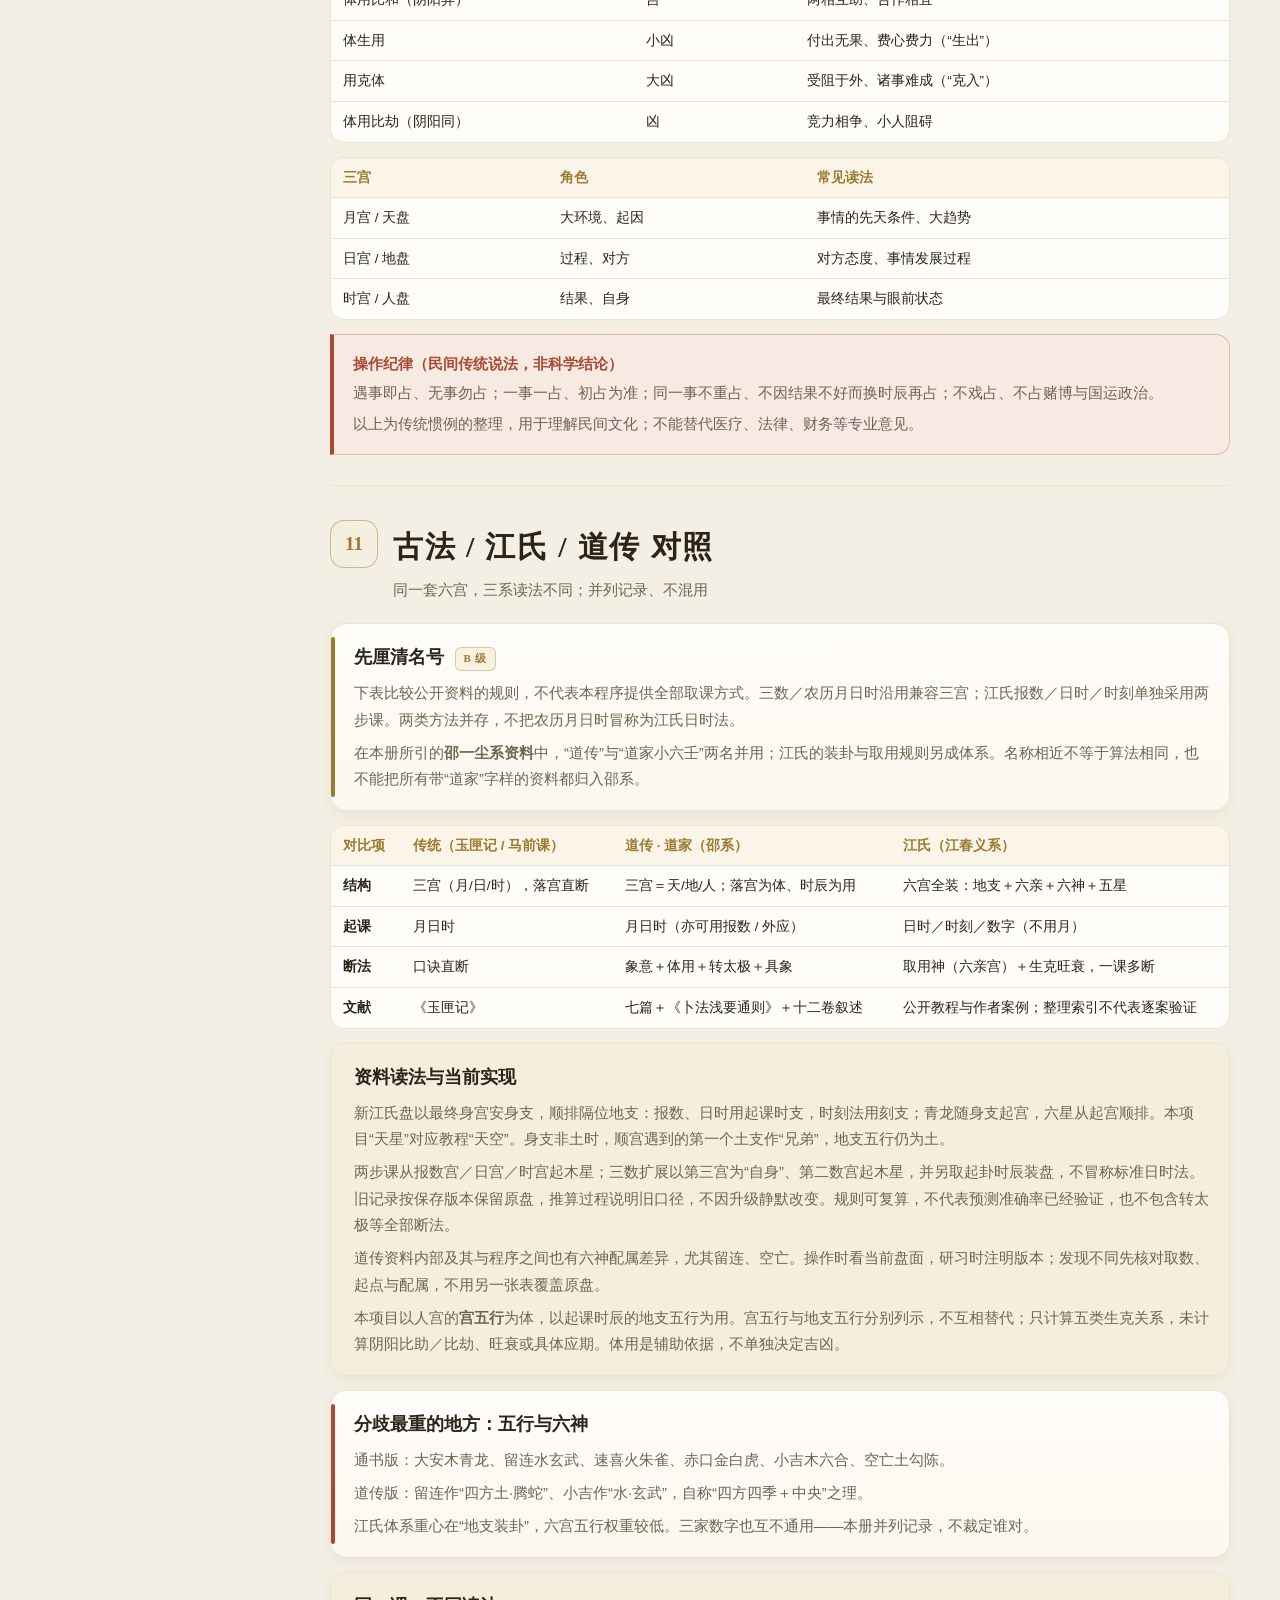
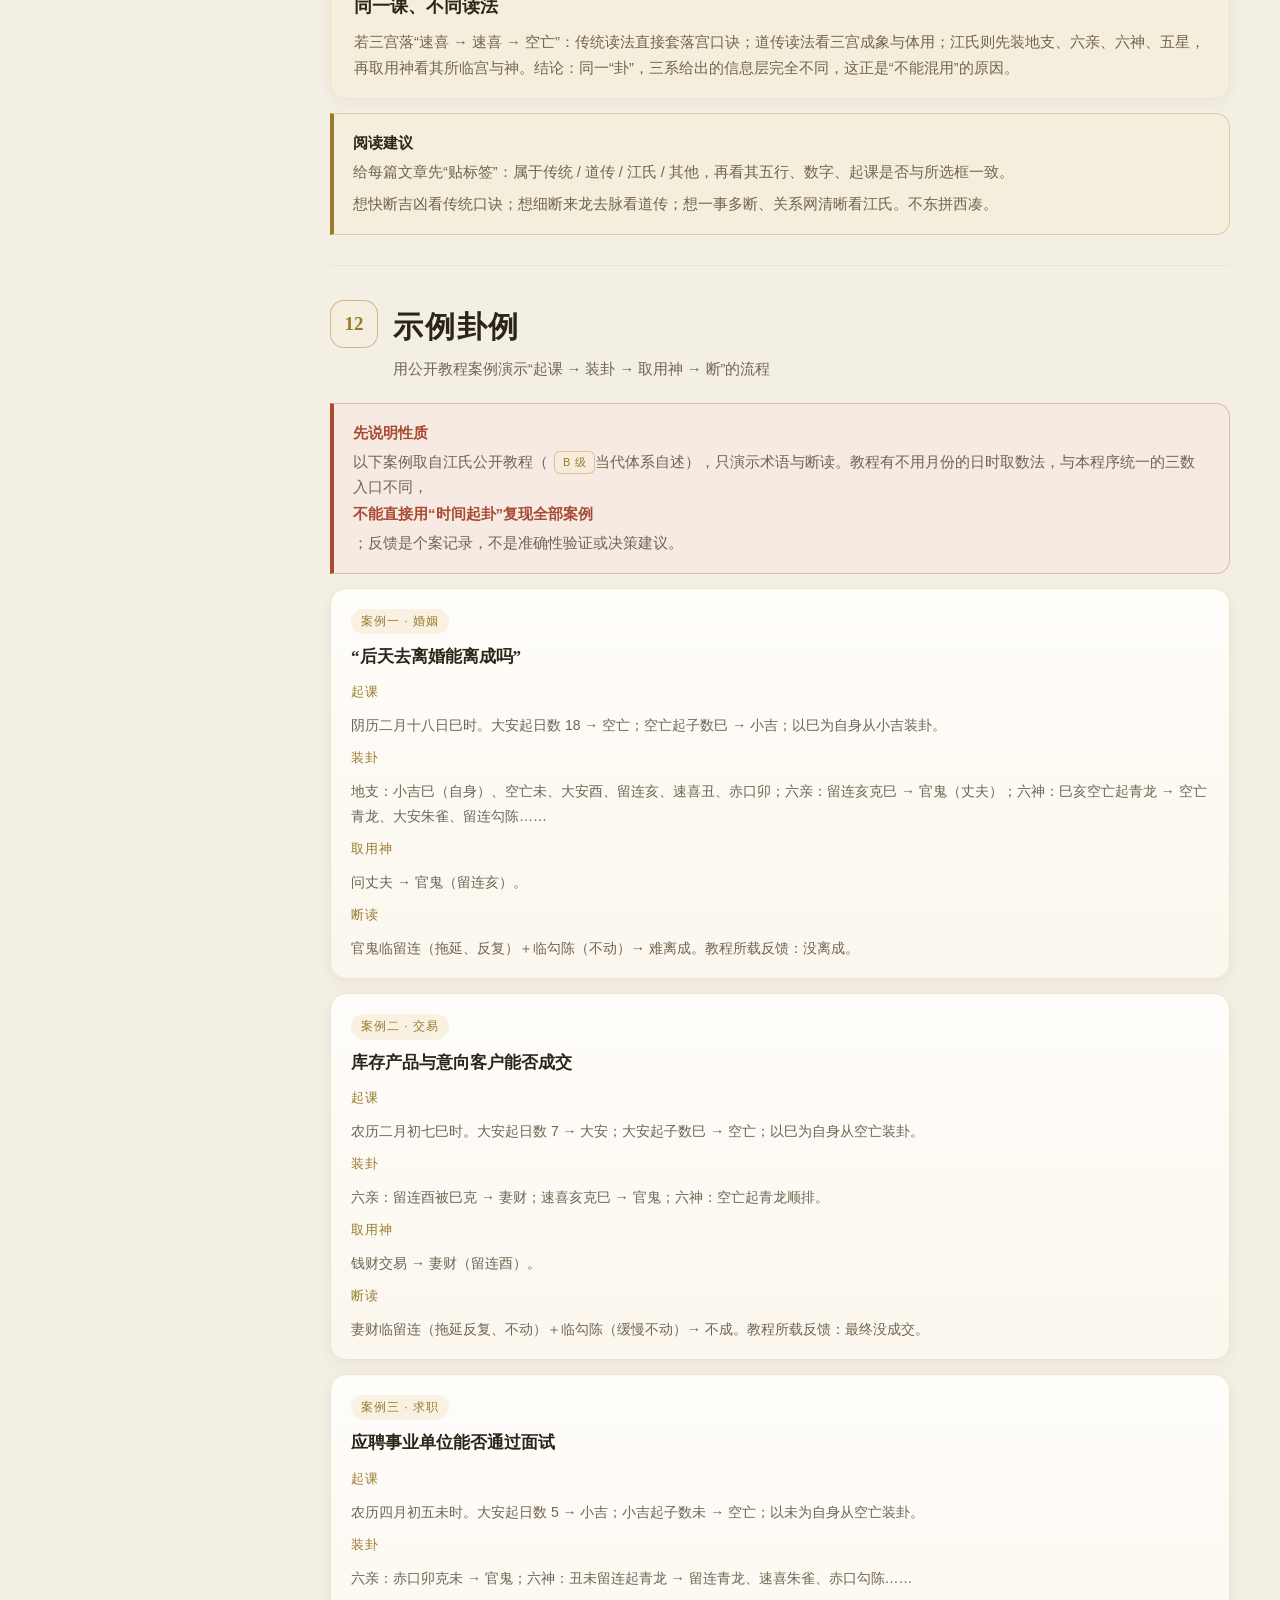
<file: public/manual/index.html>
<!doctype html>
<html lang="zh-CN">
<head>
  <meta charset="utf-8">
  <meta name="viewport" content="width=device-width, initial-scale=1">
  <meta name="color-scheme" content="light dark">
  <meta name="description" content="玑衡小六壬排盘使用手册：起卦、排盘、主题、记录、AI 解读与隐私边界的纯网页版阅读手册。">
  <title>玑衡小六壬排盘 · 使用手册</title>
  <style>
    :root {
      --paper: #f4efe4;
      --paper-2: #fffdfa;
      --paper-3: #fbf7ee;
      --ink: #2b2418;
      --muted: #6f6450;
      --gold: #9a7a2e;
      --gold-2: #c8ab63;
      --line: #ddd0b2;
      --line-soft: #ece4cf;
      --accent: #a84b34;
      --green: #4f6b57;
      --wash-a: rgba(212, 165, 116, .20);
      --wash-b: rgba(138, 109, 31, .09);
      --tint: rgba(247, 238, 217, .72);
      --tint-red: rgba(247, 233, 227, .74);
      --tint-green: rgba(233, 239, 230, .74);
      --radius: 16px;
      --shadow: 0 10px 30px rgba(90, 70, 30, .08);
      --shadow-sm: 0 4px 14px rgba(90, 70, 30, .06);
    }
    @media (prefers-color-scheme: dark) {
      :root {
        --paper: #191612;
        --paper-2: #221e18;
        --paper-3: #1d1a15;
        --ink: #efe8da;
        --muted: #b3a894;
        --gold: #d8b866;
        --gold-2: #8a6d2a;
        --line: #3a342a;
        --line-soft: #2d2820;
        --accent: #e08a72;
        --green: #8fb59a;
        --wash-a: rgba(216, 184, 102, .12);
        --wash-b: rgba(216, 184, 102, .06);
        --tint: rgba(216, 184, 102, .10);
        --tint-red: rgba(224, 138, 114, .12);
        --tint-green: rgba(143, 181, 154, .12);
        --shadow: 0 12px 32px rgba(0, 0, 0, .34);
        --shadow-sm: 0 4px 14px rgba(0, 0, 0, .26);
      }
    }
    * { box-sizing: border-box; }
    html { scroll-behavior: smooth; scroll-padding-top: 22px; }
    body {
      margin: 0;
      color: var(--ink);
      background:
        radial-gradient(circle at 6% 2%, var(--wash-a), transparent 32rem),
        radial-gradient(circle at 95% 6%, var(--wash-b), transparent 28rem),
        var(--paper);
      font-family: "Microsoft YaHei", "Noto Sans CJK SC", "PingFang SC", sans-serif;
      font-size: 16px;
      line-height: 1.78;
      line-break: strict;
      overflow-x: clip;
      -webkit-text-size-adjust: 100%;
    }
    h1, h2, h3, h4 { font-family: "STSong", "SimSun", "Songti SC", serif; font-weight: 600; }
    p { margin: 0; }
    a { color: var(--gold); }
    .shell { width: min(1180px, calc(100% - 40px)); margin: 0 auto; }

    /* ---------- Hero ---------- */
    .hero {
      position: relative;
      overflow: hidden;
      padding: 66px 0 44px;
      border-bottom: 1px solid var(--line);
      background:
        linear-gradient(135deg, var(--paper-2), transparent 72%),
        linear-gradient(180deg, color-mix(in srgb, var(--paper-2) 60%, transparent), transparent);
    }
    .hero::after {
      content: "";
      position: absolute;
      width: 340px; height: 340px;
      right: -128px; top: -158px;
      border: 1px solid color-mix(in srgb, var(--gold) 24%, transparent);
      border-radius: 50%;
      box-shadow:
        0 0 0 22px color-mix(in srgb, var(--gold) 7%, transparent),
        0 0 0 46px color-mix(in srgb, var(--gold) 4%, transparent),
        0 0 0 72px color-mix(in srgb, var(--gold) 2.4%, transparent);
      pointer-events: none;
    }
    .hero .shell { position: relative; z-index: 1; max-width: 980px; }
    .eyebrow {
      margin: 0 0 10px;
      color: var(--gold);
      font-size: 13px;
      letter-spacing: clamp(.1em, 1.4vw, .22em);
    }
    .hero h1 {
      margin: 0;
      font-size: clamp(34px, 5.4vw, 62px);
      line-height: 1.14;
      letter-spacing: clamp(.04em, 1vw, .1em);
      text-wrap: balance;
    }
    .lead {
      max-width: 64ch;
      margin-top: 16px;
      color: var(--muted);
      font-size: clamp(15px, 1.4vw, 18px);
      line-height: 1.82;
      text-wrap: pretty;
    }
    .palace-strip {
      display: flex;
      flex-wrap: wrap;
      gap: 8px;
      margin-top: 22px;
    }
    .palace-strip span {
      padding: 5px 14px;
      border: 1px solid var(--line);
      border-radius: 999px;
      background: color-mix(in srgb, var(--paper-2) 72%, transparent);
      color: var(--muted);
      font-size: 13px;
      letter-spacing: .1em;
    }
    .palace-strip span:first-child {
      color: var(--gold);
      border-color: color-mix(in srgb, var(--gold) 50%, var(--line));
      background: var(--tint);
    }

    /* ---------- Layout ---------- */
    main { padding: 40px 0 68px; }
    .layout {
      display: grid;
      grid-template-columns: 236px minmax(0, 1fr);
      gap: 44px;
      align-items: start;
    }
    .layout > * { min-width: 0; }
    .side { position: sticky; top: 22px; max-height: calc(100vh - 44px); overflow-y: auto; padding-right: 4px; }
    .side__label {
      margin-bottom: 10px;
      color: var(--gold);
      font-size: 12px;
      letter-spacing: .2em;
    }
    .side__nav { display: grid; gap: 2px; }
    .side__nav a {
      display: flex;
      gap: 10px;
      align-items: baseline;
      padding: 7px 11px;
      border-radius: 10px;
      color: var(--muted);
      text-decoration: none;
      font-size: 13.5px;
      line-height: 1.4;
      border-left: 2px solid transparent;
    }
    .side__nav a em {
      font-style: normal;
      color: var(--gold);
      font-size: 11px;
      letter-spacing: .08em;
    }
    .side__nav a:hover {
      color: var(--ink);
      background: color-mix(in srgb, var(--paper-2) 76%, transparent);
      border-left-color: var(--gold-2);
    }
    .side__nav + .side__label { margin-top: 16px; }
    .side__top {
      display: inline-block;
      margin-top: 14px;
      color: var(--gold);
      font-size: 13px;
      text-decoration: none;
    }

    /* ---------- Notice + stats ---------- */
    .notice {
      padding: 15px 20px;
      border: 1px solid color-mix(in srgb, var(--gold) 34%, transparent);
      border-left: 4px solid var(--gold);
      border-radius: 0 14px 14px 0;
      background: var(--tint);
      color: var(--muted);
      font-size: 14px;
    }
    .notice strong { color: var(--ink); }
    .stats {
      display: grid;
      grid-template-columns: repeat(4, minmax(0, 1fr));
      gap: 12px;
      margin-top: 16px;
    }
    .stat {
      position: relative;
      overflow: hidden;
      padding: 15px 16px;
      border: 1px solid var(--line-soft);
      border-radius: 14px;
      background: linear-gradient(180deg, var(--paper-2), var(--paper-3));
      box-shadow: var(--shadow-sm);
    }
    .stat::before {
      content: "";
      position: absolute;
      left: 0; top: 0; bottom: 0;
      width: 3px;
      background: var(--gold);
      opacity: .7;
    }
    .stat b {
      display: block;
      color: var(--gold);
      font-family: "STSong", "SimSun", serif;
      font-size: clamp(16px, 1.6vw, 19px);
      line-height: 1.35;
    }
    .stat span { display: block; margin-top: 4px; color: var(--muted); font-size: 13px; }

    /* ---------- Chapters ---------- */
    .chapter { margin: 0 0 30px; scroll-margin-top: 22px; }
    .chapter + .chapter { padding-top: 34px; border-top: 1px solid var(--line-soft); }
    .chapter__head { display: flex; gap: 15px; align-items: flex-start; margin: 0 0 20px; }
    .chapter__no {
      flex: none;
      width: 48px; height: 48px;
      display: grid; place-items: center;
      border: 1px solid color-mix(in srgb, var(--gold) 46%, transparent);
      border-radius: 14px;
      background: linear-gradient(160deg, var(--tint), transparent);
      color: var(--gold);
      font-family: "STSong", "SimSun", serif;
      font-size: 19px;
      font-weight: 700;
    }
    .chapter__head h2 {
      margin: 0;
      font-size: clamp(22px, 3vw, 30px);
      letter-spacing: .06em;
    }
    .chapter__head p { margin-top: 4px; color: var(--muted); font-size: 14.5px; }

    /* ---------- Grids & cards ---------- */
    .grid { display: grid; gap: 14px; }
    .grid--2 { grid-template-columns: repeat(2, minmax(0, 1fr)); }
    .grid--3 { grid-template-columns: repeat(3, minmax(0, 1fr)); }
    .grid--4 { grid-template-columns: repeat(4, minmax(0, 1fr)); }
    .stack { display: grid; gap: 14px; }
    .mt { margin-top: 14px; }

    .card {
      position: relative;
      overflow: hidden;
      padding: 17px 20px 17px 23px;
      border: 1px solid var(--line-soft);
      border-radius: var(--radius);
      background: linear-gradient(180deg, var(--paper-2), color-mix(in srgb, var(--paper-3) 88%, var(--paper-2)));
      box-shadow: var(--shadow-sm);
      transition: transform .18s ease, box-shadow .18s ease, border-color .18s ease;
    }
    .card:hover {
      transform: translateY(-2px);
      box-shadow: var(--shadow);
      border-color: color-mix(in srgb, var(--gold) 34%, var(--line-soft));
    }
    .card::before {
      content: "";
      position: absolute;
      left: 0; top: 13px; bottom: 13px;
      width: 4px;
      border-radius: 4px;
      background: var(--gold);
    }
    .card--green::before { background: var(--green); }
    .card--red::before { background: var(--accent); }
    .card--plain::before { display: none; }
    .card--plain { background: var(--tint); }
    .study-paths { display: grid; grid-template-columns: repeat(2, minmax(0, 1fr)); gap: 10px; margin-top: 14px; }
    .study-path { padding: 12px 14px; border: 1px solid var(--line); border-radius: 10px; background: var(--paper-2); }
    .study-path p { margin-top: 5px; }
    .study-path:last-child { grid-column: 1 / -1; }
    @media (max-width: 620px) { .study-paths { grid-template-columns: minmax(0, 1fr); } }
    .reading-index { margin-top: 16px; }
    .reading-index details { margin-top: 10px; padding: 12px 16px; border: 1px solid var(--line); border-radius: 12px; background: var(--paper-2); }
    .reading-index summary { padding-block: 4px; color: var(--ink); font-weight: 600; cursor: pointer; overflow-wrap: anywhere; }
    .reading-index summary:focus-visible { outline: 2px solid var(--gold); outline-offset: 4px; border-radius: 4px; }
    .reading-index details[open] summary { margin-bottom: 10px; }
    .reading-index p { color: var(--muted); font-size: 14.8px; overflow-wrap: anywhere; }
    .reading-index p + p { margin-top: 8px; }
    .reading-index ul { padding-left: 20px; margin-top: 8px; color: var(--muted); font-size: 14.8px; }
    .reading-index li + li { margin-top: 6px; }
    @media print { .reading-index details { break-inside: avoid; } }
    .card h3 { margin: 0 0 7px; font-size: 18px; }
    .card p { color: var(--muted); font-size: 14.8px; }
    .card p + p { margin-top: 7px; }
    .card b { color: var(--ink); }
    .tag {
      display: inline-block;
      margin-bottom: 8px;
      padding: 2px 10px;
      border: 1px solid color-mix(in srgb, var(--gold) 40%, transparent);
      border-radius: 999px;
      color: var(--gold);
      font-size: 12px;
      letter-spacing: .1em;
    }

    /* ---------- Steps ---------- */
    .steps { display: grid; gap: 13px; }
    .step {
      display: flex;
      gap: 15px;
      align-items: flex-start;
      padding: 16px 18px;
      border: 1px solid var(--line-soft);
      border-radius: 14px;
      background: linear-gradient(180deg, var(--paper-2), var(--paper-3));
      box-shadow: var(--shadow-sm);
    }
    .step__no {
      flex: none;
      width: 36px; height: 36px;
      display: grid; place-items: center;
      border-radius: 50%;
      background: linear-gradient(160deg, var(--gold), color-mix(in srgb, var(--gold) 62%, #000));
      color: #fffdf8;
      font-size: 14px;
      font-weight: 700;
      box-shadow: 0 3px 10px color-mix(in srgb, var(--gold) 34%, transparent);
    }
    .step--green .step__no { background: linear-gradient(160deg, var(--green), color-mix(in srgb, var(--green) 62%, #000)); }
    .step--red .step__no { background: linear-gradient(160deg, var(--accent), color-mix(in srgb, var(--accent) 62%, #000)); }
    .step h3 { margin: 0 0 4px; font-size: 16.5px; }
    .step p { color: var(--muted); font-size: 14.5px; }

    /* ---------- Callout ---------- */
    .callout {
      margin-top: 14px;
      padding: 16px 19px;
      border: 1px solid color-mix(in srgb, var(--gold) 30%, transparent);
      border-left: 4px solid var(--gold);
      border-radius: 0 14px 14px 0;
      background: var(--tint);
    }
    .callout--red { border-color: color-mix(in srgb, var(--accent) 30%, transparent); border-left-color: var(--accent); background: var(--tint-red); }
    .callout--green { border-color: color-mix(in srgb, var(--green) 30%, transparent); border-left-color: var(--green); background: var(--tint-green); }
    .callout strong { display: block; margin-bottom: 3px; font-size: 15px; }
    .callout--red strong { color: var(--accent); }
    .callout--green strong { color: var(--green); }
    .callout p { color: var(--muted); font-size: 14.5px; }
    .callout p + p { margin-top: 6px; }

    /* ---------- Mode pills ---------- */
    .modes { display: grid; grid-template-columns: repeat(3, minmax(0, 1fr)); gap: 12px; }
    .mode {
      padding: 15px 16px;
      border: 1px solid var(--line-soft);
      border-radius: 14px;
      background: linear-gradient(180deg, var(--paper-2), var(--paper-3));
      box-shadow: var(--shadow-sm);
    }
    .mode h3 { margin: 0 0 3px; font-size: 16px; }
    .mode p { color: var(--muted); font-size: 13.5px; }
    .glyph {
      display: inline-grid;
      place-items: center;
      width: 30px; height: 30px;
      margin-right: 8px;
      border-radius: 50%;
      border: 2px solid currentColor;
      font-size: 15px;
      font-weight: 700;
      vertical-align: -8px;
    }
    .glyph--green { color: var(--green); }
    .glyph--red { color: var(--accent); }
    .glyph--gold { color: var(--gold); }
    .glyph--fill { background: var(--gold); color: var(--paper-2) !important; border-color: var(--gold); }

    /* ---------- Flow ---------- */
    .flow { display: flex; align-items: stretch; flex-wrap: wrap; gap: 10px; }
    .flow__node {
      flex: 1 1 180px;
      padding: 15px 16px;
      border: 1px solid var(--line-soft);
      border-radius: 14px;
      background: linear-gradient(180deg, var(--paper-2), var(--paper-3));
      box-shadow: var(--shadow-sm);
      text-align: center;
    }
    .flow__node b { display: block; font-size: 15px; }
    .flow__node span { display: block; margin-top: 3px; color: var(--muted); font-size: 13px; }
    .flow__arrow { align-self: center; flex: none; color: var(--gold-2); font-size: 22px; line-height: 1; }
    .flow__node--green { background: var(--tint-green); }
    .flow__node--red { background: var(--tint-red); }

    /* ---------- Metrics ---------- */
    .metrics { display: grid; grid-template-columns: repeat(3, minmax(0, 1fr)); gap: 12px; }
    .metric {
      position: relative;
      overflow: hidden;
      padding: 18px 18px 16px;
      border: 1px solid var(--line-soft);
      border-radius: var(--radius);
      background: linear-gradient(180deg, var(--paper-2), var(--paper-3));
      box-shadow: var(--shadow-sm);
    }
    .metric::before {
      content: "";
      position: absolute;
      left: 0; right: 0; top: 0;
      height: 4px;
      background: var(--gold);
      opacity: .8;
    }
    .metric--green::before { background: var(--green); }
    .metric--red::before { background: var(--accent); }
    .metric b {
      display: block;
      color: var(--gold);
      font-size: clamp(30px, 3.8vw, 40px);
      line-height: 1.08;
      font-family: "STSong", "SimSun", serif;
    }
    .metric--green b { color: var(--green); }
    .metric--red b { color: var(--accent); }
    .metric strong { display: block; margin-top: 3px; font-size: 16px; }
    .metric span { display: block; color: var(--muted); font-size: 13px; }

    /* ---------- Swatches ---------- */
    .swatches { display: grid; grid-template-columns: repeat(2, minmax(0, 1fr)); gap: 10px; }
    .swatch {
      display: flex;
      align-items: center;
      gap: 12px;
      padding: 11px 13px;
      border: 1px solid var(--line-soft);
      border-radius: 12px;
      background: linear-gradient(180deg, var(--paper-2), var(--paper-3));
      box-shadow: var(--shadow-sm);
    }
    .swatch__dots { display: flex; gap: 6px; flex: none; }
    .swatch__dots i {
      width: 22px; height: 22px;
      border-radius: 6px;
      border: 1px solid color-mix(in srgb, var(--ink) 12%, transparent);
    }
    .swatch b { font-size: 14.5px; }
    .swatch span { display: block; color: var(--muted); font-size: 12.5px; }
    .chips { display: flex; flex-wrap: wrap; gap: 7px; margin-top: 10px; }
    .chips span {
      padding: 3px 11px;
      border: 1px solid var(--line);
      border-radius: 999px;
      color: var(--muted);
      font-size: 12.5px;
    }
    .chips span.hi { color: var(--gold); border-color: color-mix(in srgb, var(--gold) 46%, transparent); background: var(--tint); }

    /* ---------- Devices (CSS mock, not a screenshot) ---------- */
    .devices { display: flex; align-items: flex-end; gap: 20px; flex-wrap: wrap; }
    .device { text-align: center; color: var(--muted); font-size: 13px; }
    .device__frame {
      border: 2px solid var(--gold-2);
      border-radius: 12px;
      background: linear-gradient(180deg, var(--paper-3), var(--paper));
      margin-bottom: 7px;
    }
    .device--desktop .device__frame { width: 176px; height: 108px; }
    .device--tablet .device__frame { width: 88px; height: 116px; border-radius: 14px; }
    .device--phone .device__frame { width: 56px; height: 100px; border-radius: 12px; }
    .device__frame i { display: block; height: 5px; width: 52%; margin: 9px auto 0; border-radius: 999px; background: var(--line); }
    .device__frame i + i { width: 74%; margin-top: 6px; }
    .device__frame i + i + i { width: 40%; }

    /* ---------- Rows ---------- */
    .rows { display: grid; gap: 10px; }
    .row {
      display: flex;
      gap: 14px;
      align-items: flex-start;
      padding: 13px 16px;
      border: 1px solid var(--line-soft);
      border-radius: 13px;
      background: linear-gradient(180deg, var(--paper-2), var(--paper-3));
    }
    .row b { flex: none; min-width: 4.5em; color: var(--ink); font-size: 15px; }
    .row span { color: var(--muted); font-size: 14px; }

    /* ---------- Footer ---------- */
    footer {
      padding: 28px 0 60px;
      border-top: 1px solid var(--line);
      color: var(--muted);
      font-size: 14px;
    }
    footer .shell { max-width: 980px; }
    footer a { color: var(--gold); }
    .footer-links { margin-top: 12px; display: flex; flex-wrap: wrap; gap: 12px; }

    /* ---------- Volume headings ---------- */
    .vol {
      margin: 52px 0 20px;
      padding: 0 0 14px;
      border-bottom: 2px solid color-mix(in srgb, var(--gold) 32%, var(--line-soft));
      scroll-margin-top: 22px;
    }
    .vol:first-child { margin-top: 8px; }
    .vol__kicker { color: var(--gold); font-size: 12px; letter-spacing: .3em; }
    .vol h2 { margin: 6px 0 0; font-size: clamp(24px, 3.4vw, 34px); letter-spacing: .08em; }
    .vol__desc { margin-top: 6px; color: var(--muted); font-size: 14px; }

    /* ---------- Entry cards ---------- */
    .entry-cards { display: grid; grid-template-columns: repeat(3, minmax(0, 1fr)); gap: 14px; margin-top: 16px; }
    .entry {
      position: relative;
      overflow: hidden;
      display: block;
      padding: 18px 20px;
      border: 1px solid var(--line-soft);
      border-radius: var(--radius);
      background: linear-gradient(180deg, var(--paper-2), var(--paper-3));
      box-shadow: var(--shadow-sm);
      text-decoration: none;
      color: var(--ink);
      transition: transform .18s ease, box-shadow .18s ease, border-color .18s ease;
    }
    .entry:hover { transform: translateY(-2px); box-shadow: var(--shadow); border-color: color-mix(in srgb, var(--gold) 34%, var(--line-soft)); }
    .entry::before { content: ""; position: absolute; left: 0; top: 0; bottom: 0; width: 4px; background: var(--gold); }
    .entry--green::before { background: var(--green); }
    .entry--red::before { background: var(--accent); }
    .entry b { display: block; font-family: "STSong", "SimSun", serif; font-size: 20px; }
    .entry span { display: block; margin-top: 4px; color: var(--muted); font-size: 14px; }
    .entry em { display: block; margin-top: 10px; color: var(--gold); font-style: normal; font-size: 13px; }
    .site-nav { display: flex; flex-wrap: wrap; gap: 8px; margin-top: 18px; }
    .site-nav a {
      position: relative;
      padding: 6px 15px;
      border: 1px solid var(--line);
      border-radius: 999px;
      background: color-mix(in srgb, var(--paper-2) 70%, transparent);
      color: var(--gold);
      text-decoration: none;
      font-size: 13.5px;
      transition: color .18s ease, border-color .18s ease, background .18s ease, box-shadow .18s ease;
    }
    .site-nav a:hover { color: var(--accent); border-color: color-mix(in srgb, var(--accent) 60%, var(--line)); }
    .site-nav a.site-nav__primary {
      border-color: color-mix(in srgb, var(--accent) 68%, var(--line));
      background: linear-gradient(180deg, #fffaf0 0%, #f7ead7 100%);
      color: var(--accent);
      font-weight: 800;
      box-shadow: 0 3px 10px rgba(155, 73, 53, .12);
    }
    .site-nav a.site-nav__primary::after {
      content: "";
      position: absolute;
      inset: 4px;
      border: 1px solid color-mix(in srgb, var(--accent) 52%, transparent);
      border-radius: inherit;
      pointer-events: none;
    }
    .site-nav a.site-nav__primary:hover,
    .site-nav a.site-nav__primary:focus-visible {
      background: linear-gradient(180deg, #fff8ea 0%, #f3dfc7 100%);
      box-shadow: 0 5px 14px rgba(155, 73, 53, .18);
    }
    @media (prefers-color-scheme: dark) {
      .site-nav a.site-nav__primary {
        background: linear-gradient(180deg, rgba(224, 138, 114, .20), rgba(224, 138, 114, .08));
      }
    }

    /* ---------- Data tables ---------- */
    .table-wrap { overflow-x: auto; margin-top: 14px; min-width: 0; border: 1px solid var(--line-soft); border-radius: 14px; background: var(--paper-2); -webkit-overflow-scrolling: touch; }
    .table-wrap::-webkit-scrollbar { height: 8px; }
    .table-wrap::-webkit-scrollbar-thumb { background: var(--line); border-radius: 999px; }
    table.data { width: 100%; border-collapse: collapse; font-size: 13.5px; min-width: 560px; }
    table.data caption { padding: 0 0 10px; text-align: left; color: var(--muted); font-size: 13px; line-height: 1.7; }
    table.data th, table.data td { padding: 9px 12px; border-bottom: 1px solid var(--line-soft); text-align: left; vertical-align: top; line-height: 1.6; }
    table.data thead th { color: var(--gold); background: color-mix(in srgb, var(--tint) 70%, transparent); font-weight: 600; white-space: nowrap; }
    table.data tbody tr:last-child td { border-bottom: 0; }
    table.data tbody tr:hover td { background: color-mix(in srgb, var(--tint) 44%, transparent); }
    table.data td strong { color: var(--ink); }

    /* ---------- Credibility level ---------- */
    .level { display: inline-block; margin-left: 6px; padding: 1px 8px; border-radius: 6px; font-size: 11px; letter-spacing: .06em; vertical-align: 1px; }
    .level--a { color: var(--green); background: var(--tint-green); border: 1px solid color-mix(in srgb, var(--green) 34%, transparent); }
    .level--b { color: var(--gold); background: var(--tint); border: 1px solid color-mix(in srgb, var(--gold) 34%, transparent); }

    /* ---------- Verse / quote ---------- */
    .verse {
      margin-top: 8px;
      padding: 10px 14px;
      border-left: 3px solid var(--gold-2);
      border-radius: 0 10px 10px 0;
      background: var(--tint);
      color: var(--muted);
      font-size: 14px;
      line-height: 1.7;
    }
    .verse cite { display: block; margin-top: 3px; font-style: normal; font-size: 12px; color: var(--gold); }

    /* ---------- Timeline ---------- */
    .timeline { margin-top: 12px; border: 1px solid var(--line-soft); border-radius: 14px; background: var(--paper-2); overflow: hidden; }
    .timeline .tl { display: grid; grid-template-columns: 8.5em minmax(0, 1fr); gap: 12px; padding: 10px 15px; border-bottom: 1px solid var(--line-soft); font-size: 13.5px; }
    .timeline .tl:last-child { border-bottom: 0; }
    .timeline .tl b { color: var(--gold); font-weight: 600; }
    .timeline .tl span { color: var(--muted); }

    /* ---------- Case ---------- */
    .case { margin-top: 14px; padding: 17px 20px; border: 1px solid var(--line-soft); border-radius: var(--radius); background: linear-gradient(180deg, var(--paper-2), var(--paper-3)); box-shadow: var(--shadow-sm); }
    .case__tag { display: inline-block; margin-bottom: 8px; padding: 2px 10px; border-radius: 999px; background: var(--tint); color: var(--gold); font-size: 12px; letter-spacing: .08em; }
    .case h3 { margin: 0 0 8px; font-size: 17px; }
    .case dl { margin: 0; display: grid; gap: 8px; }
    .case dt { color: var(--gold); font-size: 13px; letter-spacing: .06em; }
    .case dd { margin: 2px 0 0; color: var(--muted); font-size: 14px; }

    /* ---------- Responsive ---------- */
    @media (max-width: 960px) {
      .layout { grid-template-columns: 1fr; gap: 22px; }
      .side { position: static; }
      .side__nav { grid-template-columns: repeat(2, minmax(0, 1fr)); gap: 4px; }
      .side__top { display: none; }
      .stats, .metrics { grid-template-columns: repeat(2, minmax(0, 1fr)); }
      .grid--3, .grid--4, .modes { grid-template-columns: repeat(2, minmax(0, 1fr)); }
    }
    @media (max-width: 620px) {
      .shell { width: min(100% - 24px, 1180px); }
      .hero { padding: 42px 0 32px; }
      .hero h1 { font-size: clamp(30px, 10vw, 44px); }
      .notice { padding: 13px 15px; }
      .stats, .grid--2, .grid--3, .grid--4, .modes, .metrics, .swatches, .entry-cards { grid-template-columns: 1fr; }
      .timeline .tl { grid-template-columns: 1fr; gap: 2px; }
      .card dd, .case dd { font-size: 13.5px; }
      .side__nav { grid-template-columns: 1fr; }
      .chapter__no { width: 42px; height: 42px; font-size: 17px; }
      .card { padding: 15px 16px 15px 19px; }
      .flow__arrow { transform: rotate(90deg); width: 100%; text-align: center; }
      .row { flex-direction: column; gap: 2px; }
      .row b { min-width: 0; }
    }
    @media (prefers-reduced-motion: reduce) {
      html { scroll-behavior: auto; }
      .card { transition: none; }
    }
    @media print {
      body { background: #fff; color: #000; font-size: 12px; }
      .hero::after, .notice, .side, .palace-strip, footer .footer-links { display: none; }
      .layout { grid-template-columns: 1fr; gap: 0; }
      .shell { width: 100%; }
      main { padding: 0; }
      .chapter, .card, .metric, .step, .row, .callout, .swatch { break-inside: avoid; box-shadow: none; }
      .chapter + .chapter { padding-top: 14px; }
      .card, .step, .mode, .flow__node, .metric, .row, .swatch { background: #fff; }
      table.data { min-width: 0; }
      table.data thead { display: table-header-group; }
      .table-wrap { overflow: visible; }
      .entry-cards, .timeline { display: none; }
    }
  </style>
</head>
<body>
  <header class="hero" id="top">
    <div class="shell">
      <p class="eyebrow">使用手册 · 由浅入深</p>
      <h1>从起念到复盘</h1>
      <p class="lead">为第一次接触小六壬的读者而写：先学会起卦、排盘、记录与 AI 解读；想再深入，可以看入门与例解、文化源流和玑衡故事；数据流与技术边界放在最后。把复杂留给工具，把判断留给自己。</p>
      <div class="palace-strip" aria-label="小六壬六位">
        <span>大安</span><span>留连</span><span>速喜</span><span>赤口</span><span>小吉</span><span>空亡</span>
      </div>
      <nav class="entry-cards" aria-label="阅读方向">
        <a class="entry entry--green" href="#v-basics"><b>入门与例解</b><span>基础概念、古法／江氏／道传对照、示例卦例。</span><em>从看懂盘面，到结合卦例学习 →</em></a>
        <a class="entry" href="#v-culture"><b>文化源流</b><span>小六壬的历史背景、名称演变、文献与流派。</span><em>了解文化背景与不同读法 →</em></a>
        <a class="entry entry--red" href="#v-story"><b>玑衡故事</b><span>项目初心、开发历程、设计取舍。</span><em>认识玑衡的由来与一路取舍 →</em></a>
      </nav>
      <nav class="site-nav" aria-label="资料站导航">
        <a class="site-nav__primary" href="../index.html">排盘应用</a>
        <a href="../project/index.html">项目说明</a>
        <a href="../changelog/index.html">更新记录</a>
      </nav>
    </div>
  </header>

  <main class="shell">
    <div class="layout">
      <aside class="side">
        <p class="side__label">上 手 使 用</p>
        <nav class="side__nav" aria-label="上手使用目录">
          <a href="#start"><em>01</em>先问清，再起局</a>
          <a href="#prep"><em>02</em>起卦前的提醒</a>
          <a href="#input"><em>03</em>三种取数方式</a>
          <a href="#result"><em>04</em>排盘结果与操作</a>
          <a href="#records"><em>05</em>记录、复盘与备份</a>
          <a href="#theme"><em>06</em>主题与时间偏好</a>
          <a href="#ai"><em>07</em>AI 提示词与一键解卦</a>
          <a href="#privacy"><em>08</em>隐私与数据</a>
        </nav>
        <p class="side__label">入 门 与 例 解</p>
        <nav class="side__nav" aria-label="入门与例解目录">
          <a href="#study-guide"><em>览</em>研习速览</a>
          <a href="#palaces"><em>09</em>六宫与基础概念</a>
          <a href="#symbol-guide"><em>象</em>类象辨读</a>
          <a href="#method"><em>10</em>起课与断卦入门</a>
          <a href="#compare"><em>11</em>古法 / 江氏 / 道传对照</a>
          <a href="#cases"><em>12</em>示例卦例</a>
        </nav>
        <p class="side__label">文 化 源 流</p>
        <nav class="side__nav" aria-label="文化源流目录">
          <a href="#what"><em>13</em>小六壬是什么</a>
          <a href="#history"><em>14</em>历史源流与考证</a>
          <a href="#schools"><em>15</em>文献、流派与六曜</a>
        </nav>
        <p class="side__label">玑 衡 故 事</p>
        <nav class="side__nav" aria-label="玑衡故事目录">
          <a href="#story"><em>16</em>项目初心与取舍</a>
        </nav>
        <p class="side__label">技 术 说 明</p>
        <nav class="side__nav" aria-label="技术说明目录">
          <a href="#design"><em>17</em>设计理念与多端适配</a>
          <a href="#ads"><em>18</em>无广告与数据流向</a>
          <a href="#tech"><em>19</em>技术特点与边界</a>
          <a href="#overview"><em>20</em>功能总览与验证</a>
          <a href="#maintain"><em>21</em>模块化维护与扩展</a>
          <a href="#web"><em>22</em>Web 形态与边界</a>
        </nav>
        <p class="side__label">附 录</p>
        <nav class="side__nav" aria-label="附录目录">
          <a href="#references"><em>附</em>参考资料与延伸阅读</a>
          <a href="#reading-library"><em>索</em>研读索引</a>
        </nav>
        <a class="side__top" href="#top">回到顶部 ↑</a>
      </aside>

      <div class="content">
        <div class="notice">
          <strong>阅读提示：</strong>手册分为五册，由浅入深：<strong>上手使用</strong>（01–08）先学会操作；<strong>入门与例解</strong>（09–12）看懂盘面与卦例；<strong>文化源流</strong>（13–15）了解历史与流派；<strong>玑衡故事</strong>（16）讲项目取舍；<strong>技术说明</strong>（17–22）留给愿意深入了解的读者。文化与体系内容按可信度标注 <span class="level level--a">A 级</span>（古籍 / 实物 / 学术）与 <span class="level level--b">B 级</span>（当代体系自述），并保留“并列记录、不裁定”的边界。页面随屏幕宽度自适应，按钮状态以运行中的页面为准；请不要把 API Key、身份证明或其他敏感资料放入问念、导出文件或反馈。
        </div>

        <section class="stats" aria-label="亮点速览">
          <div class="stat"><b>31 套主题皮肤</b><span>6 个阅读分组，默认跟随系统（浅色暖金 / 深色星夜）</span></div>
          <div class="stat"><b>两类起课 · 分系排盘</b><span>三数可切换三盘；江氏报数、日时、时刻采用两步课</span></div>
          <div class="stat"><b>两种 AI 使用方式</b><span>本机生成提示词复制，或主动一键解卦</span></div>
          <div class="stat"><b>本地记录与复盘</b><span>搜索、标签、JSON 导入导出备份</span></div>
        </section>

        <div class="vol" id="v-usage">
          <p class="vol__kicker">册一</p>
          <h2>上手使用</h2>
          <p class="vol__desc">从提出问题到复盘备忘：起卦、排盘、记录、主题、AI 与数据边界。</p>
        </div>

        <!-- 01 -->
        <section class="chapter" id="start">
          <div class="chapter__head">
            <span class="chapter__no">01</span>
            <div><h2>先问清，再起局</h2><p>一套不赶时间、适合第一次使用的顺序</p></div>
          </div>
          <div class="steps">
            <div class="step">
              <span class="step__no">1</span>
              <div>
                <h3>先定一个具体问题</h3>
                <p>一次只问一件事，尽量具体、可观察，并给出关心的时间范围。例如：“未来两周，我先完善方案还是先约客户沟通？”比“我以后会怎样？”更容易理解，也更方便之后复盘。</p>
              </div>
            </div>
            <div class="step step--green">
              <span class="step__no">2</span>
              <div>
                <h3>问念可以留空</h3>
                <p>只想体验排盘时，可以不填问题；输入三个数仍可推算。若希望以后记得当时在想什么，建议写一句简洁问念。不要放入与问题无关的隐私或他人敏感信息。</p>
              </div>
            </div>
            <div class="step step--red">
              <span class="step__no">3</span>
              <div>
                <h3>选一种取数方式</h3>
                <p>初次使用可手动输入三个数，或点“时间起卦”按所选农历月日时填入数值。先看一眼三个数字，再点击“开始推算”。快捷按钮只填数，不会直接排盘。不必为了“选到好结果”连续起多次；先记录当下判断。</p>
              </div>
            </div>
          </div>
          <aside class="callout callout--red">
            <strong>关于“不建议上来就随机数”</strong>
            <p>随机数只是由浏览器生成数字，不是更客观或更准确的途径。反复随机后只挑喜欢的结果，容易产生选择性解读。</p>
            <p>没有合适的取数来源时，随机数可以用于练习；建议先明确问题，再起一次并保留记录。</p>
          </aside>
        </section>

        <!-- 02 -->
        <section class="chapter" id="prep">
          <div class="chapter__head">
            <span class="chapter__no">02</span>
            <div><h2>起卦前的四个提醒</h2><p>把问题、方法与记录照顾好，比反复求一个答案更重要</p></div>
          </div>
          <div class="grid grid--2">
            <article class="card"><span class="tag">01</span><h3>一课一问</h3><p>把一个关心点说清楚，并限定时间范围；多件事分开记录，减少事后混读。</p></article>
            <article class="card card--green"><span class="tag" style="color:var(--green)">02</span><h3>先定取数法</h3><p>手动、时间、随机是不同输入来源。选一种适合自己的方式，避免同一问题连续重抽。</p></article>
            <article class="card card--red"><span class="tag" style="color:var(--accent)">03</span><h3>留下原始记录</h3><p>记下当时的问题、三数与自己的判断。不要只保存后来挑中的结果，复盘才有上下文。</p></article>
            <article class="card"><span class="tag">04</span><h3>保护自己与他人</h3><p>问念无需写姓名、证件、病历等无关敏感资料；涉及他人时，只描述自己关心的现实处境。</p></article>
          </div>
          <aside class="callout callout--red">
            <strong>把它当作整理思路的工具</strong>
            <p>盘面和解读属于传统文化体验，不是经过科学验证的确定性预测。不要让一次结果替代证据、沟通和专业建议。</p>
            <p>医疗、法律、投资、工作安全等重大决定，应优先依据事实并咨询相应专业人士。</p>
          </aside>
        </section>

        <!-- 03 -->
        <section class="chapter" id="input">
          <div class="chapter__head">
            <span class="chapter__no">03</span>
            <div><h2>取数与起卦方式</h2><p>在「更多」切换起课体系；输入区再选江氏方法与起卦时间，三数与两步分别计算</p></div>
          </div>
          <aside class="callout"><strong>两种起课体系</strong><p>在「更多 → 江氏起课」切换：关闭为三数起卦，开启为江氏起课。三数保留手动、时间和随机取数；江氏在输入区选择报数、日时或时刻，重置按钮位于方法行。切换会清空当前输入与结果，保留上次江氏方法和历史记录，不会自动排盘或调用 AI。</p></aside>
          <div class="grid grid--3">
            <article class="card">
              <h3>手动输入</h3>
              <p>三数输入范围为 1–999 的整数；小数、负数和越界值不会被自动改成别的数。</p>
              <p>适合自己已有取数习惯，或固定一组数做练习。</p>
              <p>手动输入会被记录为“手动输入”方式。</p>
            </article>
            <article class="card card--green">
              <h3>三数时间起卦</h3>
              <p>先在输入区选择“当前时间”或“指定时间”，再点击“时间起卦”。程序按所选本地日期，将<strong>农历月、农历日、时辰序号</strong>依次填入三数（子时记 1……亥时记 12）。</p>
              <p>指定时间后会显示农历与时辰；手动或随机起卦不改三数，只采用该时间作为排盘背景。修改时间后需点击“开始推算”或“重新推算”，不会自动解读，也不会改写旧卦例。重置、切换身份或刷新页面后恢复当前时间。</p>
              <p>确认问念、数字，再按“开始推算”。即使跨过时辰或午夜，仍使用点击取数时的时间；手动改数后转为手动输入。</p>
              <p>按设备当地时间，00:00 换日，23:00 不提前换日；闰月沿用同名月数。支持 1900-01-31 至 2100-12-31；旧时钟取数入口已移除，旧记录保留原结果。</p>
            </article>
            <article class="card card--red">
              <h3>随机起卦</h3>
              <p>点击后由浏览器随机接口生成三个 1–999 的数值。</p>
              <p>适合演示或练习；它不比手动或时间取数更准确。</p>
              <p>同一问题避免不断重抽、挑选结果。</p>
            </article>
          </div>
          <div class="grid grid--3 mt">
            <article class="card"><h3>江氏报数</h3><p>选择“江氏报数”，输入一个 1–200 位正整数，再点击开始推算。报数除六取余起宫，整除时取六；从报数宫起时辰，不拆成三数。也可先按自己确认的笔画口径把心中汉字换算为数字再输入；程序不会自动识别汉字笔画。</p><p>例如 333、申时：报数宫速喜 → 身宫小吉。</p></article>
            <article class="card card--green"><h3>江氏日时</h3><p>按当前或指定时间取农历日与时辰。大安上起日、日宫上起时；月份仅作背景，不参与计数。</p><p>例如初三、辰时：日宫速喜 → 身宫大安。</p></article>
            <article class="card card--red"><h3>江氏时刻</h3><p>从大安起时辰，再从时宫起十分钟刻。每时辰十二刻；子时从23:00开始，00:00为第七刻。</p><p>例如11:25：午时落大安 → 寅刻落速喜。不是旧的小时加分钟取数。</p></article>
          </div>
          <aside class="callout">
            <strong>推荐顺序</strong>
            <p>写清一个问题 → 手动取数或时间起卦 → 核对输入 → 开始推算 → 记录自己的判断。</p>
            <p>“随机起卦”是可选项，不是首次使用的必经步骤；页面不会替你判断哪种方法更灵验。</p>
            <p>例：农历三月初五辰时取 3、5、5，依次为速喜 → 大安 → 小吉。旧时钟拆数习惯仍可通过手动输入练习，不另设快捷入口。</p>
          </aside>
        </section>

        <!-- 04 -->
        <section class="chapter" id="result">
          <div class="chapter__head">
            <span class="chapter__no">04</span>
            <div><h2>排盘结果与操作</h2><p>三数可切换古法、江氏或道传；江氏两步直接呈现两宫与六宫盘</p></div>
          </div>
          <article class="card card--plain">
            <h3>先推算，再按需展开</h3>
            <p>三数与农历月日时：先开始推算，再按需切换江氏或道传；不重复取数、不新增卦例。江氏报数、日时、时刻：直接进入江氏盘，显示起宫与身宫，不提供不适用的古法／道传三宫切换。起卦体系或方法变更后，需重新推算，旧盘不能用于新输入的解读。</p>
          </article>
          <div class="modes mt">
            <div class="mode">
              <h3><span class="glyph glyph--green">江</span>江氏排盘</h3>
              <p>点击切换；再点回到古法。与道传互斥。结果右侧可切换“表格 / 六宫图”，按当前身份记住选择。</p>
            </div>
            <div class="mode">
              <h3><span class="glyph glyph--red">道</span>道传排盘</h3>
              <p>点击切换；再点回到古法。与江氏互斥。表格下可看体用关系，推算过程内可查三宫生克与时辰六亲。</p>
            </div>
            <div class="mode">
              <h3><span class="glyph glyph--gold">✦</span>AI 提示词</h3>
              <p>独立入口；无需 API Key，不改变卦例。江氏两步只显示江氏专用提示词。</p>
            </div>
          </div>
          <div class="stack mt">
            <div class="row"><b>✨ 一键解卦</b><span>确认问事类型与性别语境后，再主动解卦；自备 Key 优先，未配置时，仅在站点服务开启且额度可用时使用项目额度；也可填写自己的 Key。</span></div>
            <div class="row"><b>↻ 重新推算</b><span>沿用当前输入重新计算；相同卦例可能合并，重复点击同一次时间取数不会新增记录。</span></div>
            <div class="row"><b>重置输入</b><span>清空输入，并关闭当前结果。</span></div>
          </div>
          <aside class="callout callout--green">
            <strong>显示规则</strong>
            <p>起卦前不展示排盘、反馈和智能操作，避免页面拥挤；起卦后按“排盘 → 解读 → 记录/复盘”渐进出现。</p>
            <p>三数结果可切换古法、江氏或道传；一键解卦以当前显示的主盘为准。江氏起课直接显示江氏盘，不提供跨流派切换；提示词预览与一键解卦共用该课依据，不改变卦例。</p>
          </aside>
        </section>

        <!-- 05 -->
        <section class="chapter" id="records">
          <div class="chapter__head">
            <span class="chapter__no">05</span>
            <div><h2>记录、复盘与备份</h2><p>把当下的想法留下，也给未来的自己留一份凭据</p></div>
          </div>
          <div class="grid grid--2">
            <article class="card">
              <h3>查找与回看</h3>
              <p>点页眉“记录”打开卦例。搜索可按问念、宫位结果、数字与起卦方式查找。</p>
              <p>点击“载入”回看保存的取数、方法、结果与原时辰，不按当前时间重算，也不新增卦例。旧时间取数记录标注为“时间起卦（旧记录）”；旧江氏记录保留原装盘算法，不静默改写。</p>
            </article>
            <article class="card card--green">
              <h3>复盘反馈</h3>
              <p>在记录中打开复盘，可设置状态、标签、星级、实际结果和笔记。预设标签共 14 个，也可自定义。</p>
              <p>复盘帮助比较“当时怎么判断”与“之后发生什么”，不等于系统验证预测准确。</p>
            </article>
            <article class="card card--red">
              <h3>导出与导入</h3>
              <p>更多 → 导出卦例：下载只包含卦例记录的 JSON 备份。</p>
              <p>更多 → 导入卦例：先预览格式、数量、重复和冲突，再确认合并；旧版模板字段会被忽略。导入前先备份当前记录。</p>
              <p>农历、时辰与取数规则随卦例备份保留；API Key 等接口凭据不随备份导出。问念、反馈可能含个人信息，分享前请自行检查。</p>
            </article>
            <article class="card card--plain">
              <h3 style="color:var(--accent)">本机存储需要主动备份</h3>
              <p>卦例数量上限为 999 条，实际可保存量也受浏览器存储配额影响。清理站点数据、换设备或使用不同站点地址，可能导致本地记录无法继续访问。</p>
              <p>重要记录定期导出到你自己保管的位置；不要把同一台共享设备上的本地数据当成私密账号空间。</p>
            </article>
          </div>
        </section>

        <!-- 06 -->
        <section class="chapter" id="theme">
          <div class="chapter__head">
            <span class="chapter__no">06</span>
            <div><h2>主题与时间偏好</h2><p>换气质，不换规则；一套皮肤适配所有功能</p></div>
          </div>
          <article class="card card--plain">
            <h3>主题只改变色彩与强调色</h3>
            <p>排盘、记录、提示词和身份逻辑保持一致。当前 31 套主题分为通用与典藏，另有 1 个智能皮肤模式（跟随系统明暗）。</p>
            <div class="chips">
              <span class="hi">初见推荐 4</span><span>自然素色 4</span><span>人文暖调 4</span><span>青灰静观 7</span><span>暖色雅调 3</span><span>典藏系列 9</span>
            </div>
          </article>
          <div class="swatches mt">
            <div class="swatch"><span class="swatch__dots"><i style="background:#fbf3e0"></i><i style="background:#c79a2b"></i><i style="background:#a94336"></i></span><div><b>暖金</b><span>温纸 · 金线 · 朱砂点睛</span></div></div>
            <div class="swatch"><span class="swatch__dots"><i style="background:#eef3ef"></i><i style="background:#253d33"></i><i style="background:#3f6a53"></i></span><div><b>墨青</b><span>松墨 · 青绿 · 静阅读</span></div></div>
            <div class="swatch"><span class="swatch__dots"><i style="background:#0f172a"></i><i style="background:#6366f1"></i><i style="background:#f1f5f9"></i></span><div><b>星夜</b><span>夜色 · 冷光 · 高对比</span></div></div>
            <div class="swatch"><span class="swatch__dots"><i style="background:#eef8f6"></i><i style="background:#5caea1"></i><i style="background:#1f6f64"></i></span><div><b>琉璃</b><span>水色透亮 · 轻盈通透</span></div></div>
            <div class="swatch"><span class="swatch__dots"><i style="background:#edf3ea"></i><i style="background:#4a8a4c"></i><i style="background:#2a5a2c"></i></span><div><b>竹影</b><span>林下青绿 · 自然舒展</span></div></div>
            <div class="swatch"><span class="swatch__dots"><i style="background:#f7f7f5"></i><i style="background:#b8b6ad"></i><i style="background:#6e6a5f"></i></span><div><b>月白</b><span>珍珠留白 · 素净克制</span></div></div>
            <div class="swatch"><span class="swatch__dots"><i style="background:#eef1f4"></i><i style="background:#8094a7"></i><i style="background:#485a6e"></i></span><div><b>雾岚</b><span>雾蓝青灰 · 理性安静</span></div></div>
            <div class="swatch"><span class="swatch__dots"><i style="background:#eef5f6"></i><i style="background:#4e9fa6"></i><i style="background:#275d6a"></i></span><div><b>极光</b><span>青蓝微光 · 清新现代</span></div></div>
          </div>
          <p style="margin-top:10px;color:var(--muted);font-size:13.5px;">以上仅为配色示意；请在应用的主题面板中选择并应用，不会改变排盘结果。</p>
          <div class="grid grid--2 mt">
            <article class="card">
              <h3>标题时间</h3>
              <p>默认隐藏；在“更多”中开启后显示当前时间，点击可查看或修改时空八字与黄历。手动调整标题时间不会影响排盘区的起卦时间选择。</p>
            </article>
            <article class="card card--green">
              <h3>偏好按身份记忆</h3>
              <p>所选主题与标题时间开关都会保留在本地身份中；换设备或清站点数据后需重新设置。布局已统一，不再提供多套布局切换。</p>
            </article>
          </div>
          <article class="card mt">
            <h3>自定义配色与静心词</h3>
            <p>更多 → 主题皮肤 → 自定义配色：调整页面、卡片、正文、强调色与底栏，预览后点击应用。文字对比不足时会提示调整，也可切回预设主题。</p>
            <p>首页静心词支持轻点顺序轮换、双击随机、长按选句；不改变数字、问念或排盘结果。</p>
          </article>
        </section>

        <!-- 07 -->
        <section class="chapter" id="ai">
          <div class="chapter__head">
            <span class="chapter__no">07</span>
            <div><h2>AI 提示词与一键解卦</h2><p>提示词在本机生成；模型解读由你主动发起</p></div>
          </div>
          <article class="card">
            <span class="tag">本机生成 · 可检查</span>
            <h3>AI 提示词</h3>
            <p>确认语境后生成提示词；这里只检查、编辑和复制，不调用模型。三数课提供古法、江氏、道传与汇总四个入口；江氏起课只提供江氏专用提示词，不补造三宫或道传盘。</p>
            <div class="grid grid--2 mt">
              <div class="row"><b>问事类型</b><span>自动判断 / 可修改</span></div>
              <div class="row"><b>性别语境</b><span>男 · 女 · 不提供 / 其他</span></div>
              <div class="row"><b>对象与补充说明</b><span>选填，最多200字；可说明代问关系、时间范围或自定义事项，不填写敏感信息。</span></div>
              <div class="row"><b>江氏观察宫</b><span>可保持原身宫，或明确选择观察宫；仅呈现观察关系，不自动推亲属链或重排原盘。</span></div>
            </div>
          </article>
          <div class="modes mt">
            <div class="mode"><h3><span class="glyph glyph--gold">古</span>古法</h3><p>原始三宫口径</p></div>
            <div class="mode"><h3><span class="glyph glyph--green">江</span>江氏</h3><p>六亲六神盘面</p></div>
            <div class="mode"><h3><span class="glyph glyph--red">道</span>道传</h3><p>死活六神口径</p></div>
            <div class="mode"><h3><span class="glyph glyph--gold glyph--fill">合</span>汇总</h3><p>当前主盘优先，与一键解卦同源</p></div>
          </div>
          <article class="card mt">
            <h3>文风与模型设置</h3>
            <p>更多 → 智能解读：统一设置温和、古典、极简三种文风，默认温和；保存后用于一键解卦、重解和 AI 提示词。修改设置不会自动发起解卦，也不会改写已保存的解读。</p>
            <p>首次使用默认开启深度思考，推理档位为 high（平衡），流式输出关闭，不设置客户端输出上限；已保存的个人设置优先，模型接口或免费服务仍可能有限制。深度思考可能等待更久；若你自设了输出预算并提示不足，可调高预算或关闭思考再试。</p>
            <p>结果中的“重解”会重新请求模型；“对比风格”所选每种文风各请求一次。“停止生成”只在请求进行时显示；失败后先看提示再重试，不必连续点击。</p>
          </article>
          <article class="card card--green mt">
            <h3>站点免费额度（按需提供）</h3>
            <p>未配置 Key 且站点已开启服务时，可使用免费额度；次数由站点配置，并受本机身份与网络 IP 限制，以解卦页面显示为准，UTC+8 每天 00:00 重置。计数数据库不保存问念与输出，但请求会经过本站代理转发到模型接口。</p>
            <p>额度用完后，可自备 Key 直连自己的接口，具体费用与使用限额由服务商决定。</p>
          </article>
          <aside class="callout callout--green">
            <strong>汇总提示词与一键解卦共用依据</strong>
            <p>汇总预览与一键解卦优先解释当前主盘：三数江氏、道传仅以古法作必要辅助，古法主盘不补其他流派，江氏起课只解释江氏。遇到差异说明依据，不按多盘“投票”下结论。</p>
            <p>解读完成后会尝试保存到对应卦例，保留实际主盘、规则版本和解读语境。切换主盘、规则、文风、对象说明或观察宫后不直接复用旧解读；旧报告仍可回看，请留意保存结果提示。</p>
            <p>提示词建议正文不超过 500 字（不含文末声明），不强制固定字数；模型仍可能偏离要求。这里编辑的文本只用于本次复制，不会替换一键解卦的规范提示词。</p>
            <p>复制模式不需要 Key；调用模式可自备 Key 直连，或在服务开启且额度可用时使用项目额度。</p>
          </aside>
          <aside class="callout callout--red">
            <strong>使用边界</strong>
            <p>不配置 Key 也能完成排盘、记录、主题、复盘与提示词复制；一键解卦是可选便利，失败或空回答不会消耗免费次数。</p>
            <p>两条路径共用问事语境与综合提示词依据，模型输出仍受接口和服务商影响。</p>
          </aside>
        </section>

        <!-- 08 -->
        <section class="chapter" id="privacy">
          <div class="chapter__head">
            <span class="chapter__no">08</span>
            <div><h2>隐私与数据</h2><p>一页看懂：数据留在哪里、什么时候离开浏览器</p></div>
          </div>
          <article class="card card--plain">
            <h3>这一章就是公开的隐私说明</h3>
            <p>记住一句话——<strong>普通排盘与记录留在当前浏览器；主动发起模型解读时，问念与排盘摘要才会发送到接口</strong>。一键解卦、重解、风格对比和差异研判均属于模型调用，提示词预览与复制不属于。下面分开说明本机数据、请求与 Key。</p>
          </article>
          <div class="stack mt">
            <article class="card">
              <h3>本机身份与记录</h3>
              <p>应用不要求登录；历史记录按当前浏览器里的本地身份分区，不会自动同步到其他设备。</p>
              <p>身份标识不是账号或安全认证；同一浏览器的其他使用者仍可能接触本地数据。</p>
              <p>清理站点数据、换设备或站点地址改变，可能导致记录无法继续访问。</p>
            </article>
            <article class="card card--red">
              <h3>AI 请求会发送什么</h3>
              <p>点击一键解卦后，问念与结构化排盘摘要会发送给所选模型接口：自备 Key 时直连你填写的地址。</p>
              <p>未配置 Key 且站点服务开启、额度可用时，请求经本站代理转发。次数受本机身份与网络 IP 限制，以解卦页面显示为准，按 UTC+8 每天 00:00 重置；额度计数不保存问念与输出。</p>
            </article>
            <article class="card card--green">
              <h3>Key 保存方式</h3>
              <p>默认“记住在本机”：按当前身份存入浏览器 localStorage，下次打开可直接使用。</p>
              <p>当前界面不提供“仅本次使用”开关；关闭标签页不会清除已保存的 Key。共享设备不建议保存，用毕请在“更多 → 智能解读”清空 Key 并保存。</p>
              <p>Key 不放进卦例备份。自备 Key 随请求发送给你填写的接口，请确认地址可信；站点免费调用无需你的 Key。停止使用时可在智能解读设置中清除并保存。</p>
            </article>
          </div>
          <aside class="callout">
            <strong>数据保护小建议</strong>
            <p>重要记录定期导出到自己保管的位置；公共设备不要持久保存 Key。AI 解读仅作参考，不替代专业意见。</p>
          </aside>
        </section>

        <div class="vol" id="v-basics">
          <p class="vol__kicker">册二</p>
          <h2>入门与例解</h2>
          <p class="vol__desc">基础概念、古法／江氏／道传对照与示例卦例——从看懂盘面到结合卦例学习。</p>
        </div>

        <!-- 09 -->
        <section class="chapter" id="palaces">
          <div class="chapter__head">
            <span class="chapter__no">09</span>
            <div><h2>六宫与基础概念</h2><p>逐宫意象、古断辞与常用术语</p></div>
          </div>
          <aside class="callout"><strong>先辨体系，再看类象</strong><p>下面只摘通书常见起句与中性象意，不提供健康诊断、禳解或恐吓性断辞。传统评价只供理解文本，不是对个人结果的判定；异文与体系差异见第 11 章。</p></aside>
          <article class="card card--plain mt" id="study-guide">
            <h3>研习速览</h3>
            <p>先辨体系，再读规则；先记录原盘，再核对解释。按需要选一条路径，不必把所有资料从头读完。</p>
            <div class="study-paths">
              <div class="study-path"><strong>学会使用</strong><p><a href="#input">取数</a> → <a href="#result">排盘</a></p><p>三数、时辰与起点计数；时间按钮只负责填数。</p></div>
              <div class="study-path"><strong>看懂术语</strong><p><a href="#palaces">基础概念</a> → <a href="#method">起课入门</a></p><p>六宫、六神、六亲、六星分开记，类象是传统词汇，不是事实推断。</p></div>
              <div class="study-path"><strong>区分江氏与道传</strong><p><a href="#compare">三系对照</a></p><p>江氏重装卦与取用，道传看体用与三宫；五行、神名和数字不要跨系套用。</p></div>
              <div class="study-path"><strong>练习复盘</strong><p><a href="#cases">示例卦例</a> → <a href="#records">记录反馈</a></p><p>背景、取数、原盘、解释、反馈分栏记录；缺失信息不补猜。</p></div>
              <div class="study-path"><strong>了解文化</strong><p><a href="#history">源流考证</a> → <a href="#references">参考资料</a></p><p>传说、文献、后人研究分层看；名称相似不代表同一算法。</p></div>
            </div>
            <p class="mt">想进一步查阅，可看<a href="#symbol-guide">类象辨读</a>与<a href="#reading-library">研读索引</a>。资料中的教程规则与<a href="#implementation-boundary">当前程序实现</a>有差别，先辨清再复盘。</p>
            <p class="mt">当前简单解卦按内置规则在本地生成；AI 提示词按当前卦例与所选文风生成。本册补充学习说明，不会自动改动算法、覆盖知识数据，也不会把整套研究资料发送给模型。</p>
          </article>
          <div class="grid grid--2">
            <article class="card"><h3>大安</h3><p style="color:var(--gold)">青龙 · 木 · 东方 · 谋事数 1·5·7</p><div class="verse">大安事事昌（通书常见起句）</div><p class="mt">常见象意是安定、守成与停留。结合问题区分“稳定”与“进展慢”，不直接套作凡事顺利。</p></article>
            <article class="card card--green"><h3>留连</h3><p style="color:var(--green)">玄武 · 水 · 北方 · 谋事数 2·8·10</p><div class="verse">留连事难成（通书常见起句）</div><p class="mt">常见象意是延迟、牵连与反复。学习时先找文本中如何解释过程，不把它直接判作失败；道传五行与六神另有配置。</p></article>
            <article class="card card--red"><h3>速喜</h3><p style="color:var(--accent)">朱雀 · 火 · 南方 · 谋事数 3·6·9</p><div class="verse">速喜喜来临（通书常见起句）</div><p class="mt">常见象意是消息、快速变化与喜庆。快不等于稳，也不能仅凭名称推定事情已经发生。</p></article>
            <article class="card"><h3>赤口</h3><p style="color:var(--gold)">白虎 · 金 · 西方 · 谋事数 4·7·10</p><div class="verse">赤口主口舌（通书常见起句）</div><p class="mt">常见象意是争执、分歧与沟通摩擦。只用于理解传统文本，不据此断定疾病、灾祸或他人恶意。</p></article>
            <article class="card card--green"><h3>小吉</h3><p style="color:var(--green)">六合 · 木 · 和合 · 谋事数 1·5·7</p><div class="verse">小吉最吉昌（通书常见起句）</div><p class="mt">常见象意是协作、小成与流动。通书版本有木、水等异文；不要把这套属性直接代入道传或江氏盘。</p></article>
            <article class="card card--red"><h3>空亡</h3><p style="color:var(--accent)">勾陈 · 土 · 中央 · 谋事数 3·6·9</p><div class="verse">空亡事不祥（通书常见起句）</div><p class="mt">常见象意是信息缺失、期待落空与尚未落实。保留“不确定”的空间，不以旧断辞恐吓读者。</p></article>
          </div>
          <article class="card mt" id="symbol-guide">
            <h3>类象辨读</h3>
            <p>“类象”是传统文本用于组织联想的词汇。先核对体系与问题，再把象意写成可以讨论的假设；颜色、神名或一个宫名都不能单独证明现实状况。</p>
            <div class="table-wrap mt">
              <table class="data">
                <caption>五行常见文化配属：用于读懂资料，不用于确定人物、方位或事件。</caption>
                <thead><tr><th>五行</th><th>常见颜色 / 方位</th><th>阅读时关注</th></tr></thead>
                <tbody>
                  <tr><td>木</td><td>青绿 / 东</td><td>生长、延展与条理</td></tr>
                  <tr><td>火</td><td>红 / 南</td><td>显现、消息与速度</td></tr>
                  <tr><td>土</td><td>黄 / 中央</td><td>承载、稳定与牵连</td></tr>
                  <tr><td>金</td><td>白 / 西</td><td>界限、收敛与决断</td></tr>
                  <tr><td>水</td><td>黑 / 北</td><td>流动、变化与隐含信息</td></tr>
                </tbody>
              </table>
            </div>
            <p class="mt">这是传统配属，不是界面的配色要求：程序会用蓝色表示水、金色表示金，以改善辨识。</p>
            <p><strong>练习示意：</strong>问一项沟通安排，看到“留连”，可先理解为需要核实延迟、手续或反复；不能直接认定对方故意拖延。把现实信息、传统象意与自己的联想分开写，再看反馈。</p>
            <p><strong>不作身体对应：</strong>本册不以五行、六神或八卦推断疾病；对方意图、遗失物位置等也不能仅靠类象确定。更多取舍见<a href="#reading-library">研读索引</a>。</p>
          </article>
          <article class="card card--plain mt">
            <h3>常用术语速查</h3>
            <div class="table-wrap">
              <table class="data">
                <thead><tr><th>术语</th><th>释义</th></tr></thead>
                <tbody>
                  <tr><td><strong>起课 / 装卦</strong></td><td>起课先取数、确定落宫；装卦再配置地支、六亲、六神与六星。两者不要混为一步。</td></tr>
                  <tr><td><strong>落宫</strong></td><td>掐算后最后停下的宫位；传统以时宫为结果，道传以落宫为“体”。</td></tr>
                  <tr><td><strong>三宫 / 三盘</strong></td><td>月宫、日宫、时宫；或称天盘、地盘、人盘。</td></tr>
                  <tr><td><strong>用神</strong></td><td>卦中代表“所问之事”的那组信息；“取用神”即确定它。</td></tr>
                  <tr><td><strong>体 / 用</strong></td><td>道传：落宫为体（自身 / 结果），时辰为用（趋势 / 外力）。</td></tr>
                  <tr><td><strong>六亲</strong></td><td>父母、兄弟、子孙、妻财、官鬼（＋自身）；由五行生克推演。</td></tr>
                  <tr><td><strong>十二地支</strong></td><td>子丑寅卯辰巳午未申酉戌亥；配十二时辰。小六壬一般只用地支、不用天干。</td></tr>
                  <tr><td><strong>应期</strong></td><td>传统资料中对发生时间的推断，可涉及季节、数字或地支；须注明体系与取法，不是可验证的精确日期保证。</td></tr>
                  <tr><td><strong>外应</strong></td><td>资料中以偶遇、声音或物件等作联想的读法；不证明事件间存在因果，也不是本程序的自动取数入口。</td></tr>
                  <tr><td><strong>转太极 / 三宫具象</strong></td><td>转太极是调整分析参照点，各系规则不同；三宫具象是道传资料中的进阶方法，先掌握基础再读。</td></tr>
                  <tr><td><strong>身宫 / 用神</strong></td><td>身宫代表卦主，是江氏配置六亲的参照；用神代表当前所问对象，不一定就是身宫。</td></tr>
                  <tr><td><strong>六宫 / 六神 / 六星</strong></td><td>六宫是大安等位置；江氏盘的六神是青龙等标签，六星为木、火、土、金、水与天空。旧文有把六宫称为“六神”的用法，须看上下文。</td></tr>
                </tbody>
              </table>
            </div>
          </article>
        </section>

        <!-- 10 -->
        <section class="chapter" id="method">
          <div class="chapter__head">
            <span class="chapter__no">10</span>
            <div><h2>起课与断卦入门</h2><p>传统时间法起课三步、断卦四步与体用速记</p></div>
          </div>
          <div class="grid grid--2">
            <article class="card">
              <h3>起课三步（传统时间法） <span class="level level--a">A 级</span></h3>
              <p><strong>① 起月：</strong>大安起正月，顺数到所求月份 → 月宫（大环境）。</p>
              <p><strong>② 起日：</strong>从月宫起初一，顺数到所求日辰 → 日宫（过程 / 对方）。</p>
              <p><strong>③ 起时：</strong>从日宫起子时，顺数到所求时辰 → 时宫（结果 / 自身）。</p>
              <p class="mt">每一步都把起点记为 1，不先跳下一宫。三月初五辰时可写为 3、5、5，三宫为速喜 → 大安 → 小吉。江氏报数、日时、时刻需从起卦方式中另选，采用两步起课；外应未设独立入口，可按已知取数手动练习。</p>
            </article>
            <article class="card card--green">
              <h3>断读四步（按所选体系）</h3>
              <p><strong>① 定吉凶：</strong>先看最终落宫（时宫）的吉凶属性。</p>
              <p><strong>② 看三宫：</strong>月＝大环境 / 起因，日＝过程 / 客体，时＝结果 / 主体。</p>
              <p><strong>③ 查规则：</strong>道传可看体用与三宫关系；江氏先核对装卦，再取用神。不要把不同体系的步骤拼成一个通用算法。</p>
              <p><strong>④ 留待复盘：</strong>将象意写成有条件的解释，记录不确定处，再与现实反馈核对，不把数应直接当作精确日期。</p>
            </article>
          </div>
          <article class="card mt">
            <h3>五行生克</h3>
            <p>传统象意的比较语言，不是现实事物间的物理作用或结果保证。“体”和“用”先确定属于哪套读法，再比较五行。</p>
            <p>日宫与时宫数学上有 6 × 6＝36 种组合，不等于已核到 36 条通行口诀。资料缺文时保留空缺，不用推测补成“古诀”。</p>
            <p>相生：木生火 → 火生土 → 土生金 → 金生水 → 水生木。</p>
            <p>相克：金克木 → 木克土 → 土克水 → 水克火 → 火克金。</p>
          </article>
          <div class="table-wrap mt">
            <table class="data">
              <caption>道传资料中的体用读法：体系自述，不是通用规则或结果保证。</caption><thead><tr><th>体用关系</th><th>传统评价</th><th>象意</th></tr></thead>
              <tbody>
                <tr><td>用生体</td><td>大吉</td><td>外力相助、贵人相助</td></tr>
                <tr><td>体克用</td><td>小吉</td><td>主动努力、可成事（“克出”）</td></tr>
                <tr><td>体用比和（阴阳异）</td><td>吉</td><td>两相互助、合作相宜</td></tr>
                <tr><td>体生用</td><td>小凶</td><td>付出无果、费心费力（“生出”）</td></tr>
                <tr><td>用克体</td><td>大凶</td><td>受阻于外、诸事难成（“克入”）</td></tr>
                <tr><td>体用比劫（阴阳同）</td><td>凶</td><td>竞力相争、小人阻碍</td></tr>
              </tbody>
            </table>
          </div>
          <div class="table-wrap mt">
            <table class="data">
              <thead><tr><th>三宫</th><th>角色</th><th>常见读法</th></tr></thead>
              <tbody>
                <tr><td>月宫 / 天盘</td><td>大环境、起因</td><td>事情的先天条件、大趋势</td></tr>
                <tr><td>日宫 / 地盘</td><td>过程、对方</td><td>对方态度、事情发展过程</td></tr>
                <tr><td>时宫 / 人盘</td><td>结果、自身</td><td>最终结果与眼前状态</td></tr>
              </tbody>
            </table>
          </div>
          <aside class="callout callout--red">
            <strong>操作纪律（民间传统说法，非科学结论）</strong>
            <p>遇事即占、无事勿占；一事一占、初占为准；同一事不重占、不因结果不好而换时辰再占；不戏占、不占赌博与国运政治。</p>
            <p>以上为传统惯例的整理，用于理解民间文化；不能替代医疗、法律、财务等专业意见。</p>
          </aside>
        </section>

        <!-- 11 -->
        <section class="chapter" id="compare">
          <div class="chapter__head">
            <span class="chapter__no">11</span>
            <div><h2>古法 / 江氏 / 道传 对照</h2><p>同一套六宫，三系读法不同；并列记录、不混用</p></div>
          </div>
          <article class="card">
            <h3>先厘清名号 <span class="level level--b">B 级</span></h3>
            <p>下表比较公开资料的规则，不代表本程序提供全部取课方式。三数／农历月日时沿用兼容三宫；江氏报数／日时／时刻单独采用两步课。两类方法并存，不把农历月日时冒称为江氏日时法。</p>
            <p>在本册所引的<strong>邵一尘系资料</strong>中，“道传”与“道家小六壬”两名并用；江氏的装卦与取用规则另成体系。名称相近不等于算法相同，也不能把所有带“道家”字样的资料都归入邵系。</p>
          </article>
          <div class="table-wrap mt">
            <table class="data">
              <thead><tr><th>对比项</th><th>传统（玉匣记 / 马前课）</th><th>道传 · 道家（邵系）</th><th>江氏（江春义系）</th></tr></thead>
              <tbody>
                <tr><td><strong>结构</strong></td><td>三宫（月/日/时），落宫直断</td><td>三宫＝天/地/人；落宫为体、时辰为用</td><td>六宫全装：地支＋六亲＋六神＋五星</td></tr>
                <tr><td><strong>起课</strong></td><td>月日时</td><td>月日时（亦可用报数 / 外应）</td><td>日时／时刻／数字（不用月）</td></tr>
                <tr><td><strong>断法</strong></td><td>口诀直断</td><td>象意＋体用＋转太极＋具象</td><td>取用神（六亲宫）＋生克旺衰，一课多断</td></tr>
                <tr><td><strong>文献</strong></td><td>《玉匣记》</td><td>七篇＋《卜法浅要通则》＋十二卷叙述</td><td>公开教程与作者案例；整理索引不代表逐案验证</td></tr>
              </tbody>
            </table>
          </div>
          <article class="card mt card--plain" id="implementation-boundary">
            <h3>资料读法与当前实现</h3>
            <p>新江氏盘以最终身宫安身支，顺排隔位地支：报数、日时用起课时支，时刻法用刻支；青龙随身支起宫，六星从起宫顺排。本项目“天星”对应教程“天空”。身支非土时，顺宫遇到的第一个土支作“兄弟”，地支五行仍为土。</p>
            <p>两步课从报数宫／日宫／时宫起木星；三数扩展以第三宫为“自身”、第二数宫起木星，并另取起卦时辰装盘，不冒称标准日时法。旧记录按保存版本保留原盘，推算过程说明旧口径，不因升级静默改变。规则可复算，不代表预测准确率已经验证，也不包含转太极等全部断法。</p>
            <p>道传资料内部及其与程序之间也有六神配属差异，尤其留连、空亡。操作时看当前盘面，研习时注明版本；发现不同先核对取数、起点与配属，不用另一张表覆盖原盘。</p>
            <p>本项目以人宫的<strong>宫五行</strong>为体，以起课时辰的地支五行为用。宫五行与地支五行分别列示，不互相替代；只计算五类生克关系，未计算阴阳比助／比劫、旺衰或具体应期。体用是辅助依据，不单独决定吉凶。</p>
          </article>
          <article class="card mt card--red">
            <h3>分歧最重的地方：五行与六神</h3>
            <p>通书版：大安木青龙、留连水玄武、速喜火朱雀、赤口金白虎、小吉木六合、空亡土勾陈。</p>
            <p>道传版：留连作“四方土·腾蛇”、小吉作“水·玄武”，自称“四方四季＋中央”之理。</p>
            <p>江氏体系重心在“地支装卦”，六宫五行权重较低。三家数字也互不通用——本册并列记录，不裁定谁对。</p>
          </article>
          <article class="card mt card--plain">
            <h3>同一课、不同读法</h3>
            <p>若三宫落“速喜 → 速喜 → 空亡”：传统读法直接套落宫口诀；道传读法看三宫成象与体用；江氏则先装地支、六亲、六神、五星，再取用神看其所临宫与神。结论：同一“卦”，三系给出的信息层完全不同，这正是“不能混用”的原因。</p>
          </article>
          <aside class="callout">
            <strong>阅读建议</strong>
            <p>给每篇文章先“贴标签”：属于传统 / 道传 / 江氏 / 其他，再看其五行、数字、起课是否与所选框一致。</p>
            <p>想快断吉凶看传统口诀；想细断来龙去脉看道传；想一事多断、关系网清晰看江氏。不东拼西凑。</p>
          </aside>
        </section>

        <!-- 12 -->
        <section class="chapter" id="cases">
          <div class="chapter__head">
            <span class="chapter__no">12</span>
            <div><h2>示例卦例</h2><p>用公开教程案例演示“起课 → 装卦 → 取用神 → 断”的流程</p></div>
          </div>
          <aside class="callout callout--red">
            <strong>先说明性质</strong>
            <p>以下案例取自江氏公开教程（<span class="level level--b">B 级</span>当代体系自述），只演示术语与断读。教程有不用月份的日时取数法，与本程序统一的三数入口不同，<strong>不能直接用“时间起卦”复现全部案例</strong>；反馈是个案记录，不是准确性验证或决策建议。</p>
          </aside>
          <div class="case">
            <span class="case__tag">案例一 · 婚姻</span>
            <h3>“后天去离婚能离成吗”</h3>
            <dl>
              <dt>起课</dt><dd>阴历二月十八日巳时。大安起日数 18 → 空亡；空亡起子数巳 → 小吉；以巳为自身从小吉装卦。</dd>
              <dt>装卦</dt><dd>地支：小吉巳（自身）、空亡未、大安酉、留连亥、速喜丑、赤口卯；六亲：留连亥克巳 → 官鬼（丈夫）；六神：巳亥空亡起青龙 → 空亡青龙、大安朱雀、留连勾陈……</dd>
              <dt>取用神</dt><dd>问丈夫 → 官鬼（留连亥）。</dd>
              <dt>断读</dt><dd>官鬼临留连（拖延、反复）＋临勾陈（不动）→ 难离成。教程所载反馈：没离成。</dd>
            </dl>
          </div>
          <div class="case">
            <span class="case__tag">案例二 · 交易</span>
            <h3>库存产品与意向客户能否成交</h3>
            <dl>
              <dt>起课</dt><dd>农历二月初七巳时。大安起日数 7 → 大安；大安起子数巳 → 空亡；以巳为自身从空亡装卦。</dd>
              <dt>装卦</dt><dd>六亲：留连酉被巳克 → 妻财；速喜亥克巳 → 官鬼；六神：空亡起青龙顺排。</dd>
              <dt>取用神</dt><dd>钱财交易 → 妻财（留连酉）。</dd>
              <dt>断读</dt><dd>妻财临留连（拖延反复、不动）＋临勾陈（缓慢不动）→ 不成。教程所载反馈：最终没成交。</dd>
            </dl>
          </div>
          <div class="case">
            <span class="case__tag">案例三 · 求职</span>
            <h3>应聘事业单位能否通过面试</h3>
            <dl>
              <dt>起课</dt><dd>农历四月初五未时。大安起日数 5 → 小吉；小吉起子数未 → 空亡；以未为自身从空亡装卦。</dd>
              <dt>装卦</dt><dd>六亲：赤口卯克未 → 官鬼；六神：丑未留连起青龙 → 留连青龙、速喜朱雀、赤口勾陈……</dd>
              <dt>取用神</dt><dd>问自己 → 自身（空亡未）。</dd>
              <dt>断读</dt><dd>自身临空亡（想法落空、求谋艰难）＋临玄武（暗昧、小人）→ 面试不成功。教程所载反馈：没有成功。</dd>
            </dl>
          </div>
          <article class="card card--plain mt">
            <h3>怎么读这类案例</h3>
            <p>先看“用神”取的是哪一宫，再看该宫所临五行、六神与所处地支，最后结合问事语境下断。读时把“卦”与“反馈”分开看：卦是当时的判断，反馈是后来发生的事。</p>
            <p class="mt">复盘可按“问题与时限 → 体系与取数 → 原盘 → 当时解释 → 后续反馈 → 差异原因”记录；分别标明规则、推理与个人联想。缺少原盘、时间或反馈的素材只能作片段阅读，不能补写成完整案例；未应验与尚未反馈也应保留。</p>
          </article>
        </section>

        <div class="vol" id="v-culture">
          <p class="vol__kicker">册三</p>
          <h2>文化源流</h2>
          <p class="vol__desc">小六壬的历史背景、名称演变、文献与流派。</p>
        </div>

        <!-- 13 -->
        <section class="chapter" id="what">
          <div class="chapter__head">
            <span class="chapter__no">13</span>
            <div><h2>小六壬是什么</h2><p>先认识名称与六宫，再谈来源与读法</p></div>
          </div>
          <article class="card">
            <h3>一句话认识小六壬 <span class="level level--a">A 级</span></h3>
            <p>小六壬又称<strong>六壬时课、诸葛马前课、掐指一算</strong>，是流传于民间的掌诀占法：在左手六个固定位置（大安、留连、速喜、赤口、小吉、空亡）上，按“月上起日、日上起时”或报数等方式循环掐算，以落入之宫判断。三吉宫为大安、速喜、小吉；三凶宫为留连、赤口、空亡。</p>
          </article>
          <div class="table-wrap">
            <table class="data">
              <thead><tr><th>宫位</th><th>吉凶</th><th>五行</th><th>颜色</th><th>方位</th><th>六神</th><th>谋事数</th><th>一句话意象</th></tr></thead>
              <tbody>
                <tr><td><strong>大安</strong></td><td>大吉</td><td>木</td><td>青</td><td>东</td><td>青龙</td><td>1·5·7</td><td>身不动，平安稳定，宜静</td></tr>
                <tr><td><strong>留连</strong></td><td>小凶</td><td>水</td><td>黑</td><td>北</td><td>玄武</td><td>2·8·10</td><td>卒未归，拖延反复，纠缠</td></tr>
                <tr><td><strong>速喜</strong></td><td>中吉</td><td>火</td><td>红</td><td>南</td><td>朱雀</td><td>3·6·9</td><td>人便至，喜讯快来，迅速</td></tr>
                <tr><td><strong>赤口</strong></td><td>中凶</td><td>金</td><td>白</td><td>西</td><td>白虎</td><td>4·7·10</td><td>官事凶，口舌是非，惊险</td></tr>
                <tr><td><strong>小吉</strong></td><td>小吉</td><td>木</td><td>—</td><td>和合</td><td>六合</td><td>1·5·7</td><td>人来喜，和合顺利，小成</td></tr>
                <tr><td><strong>空亡</strong></td><td>大凶</td><td>土</td><td>黄</td><td>中央</td><td>勾陈</td><td>3·6·9</td><td>音信稀，落空无果，谋事不成</td></tr>
              </tbody>
            </table>
          </div>
          <aside class="callout callout--red">
            <strong>先记住两条边界</strong>
            <p>上表为“通书 / 民间综合版”的阅读摘要；道传（道家）与江氏等体系在五行、六神、数字上有分歧（见<a href="#compare">第 11 章</a>），本册<strong>并列记录、不裁定</strong>唯一正解，也不应把这张文化参考表当作程序的通用配置。</p>
            <p>小六壬属于传统术数与民俗文化，“灵验”不是科学结论，不能替代医疗、法律、财务等专业判断。</p>
          </aside>
        </section>

        <!-- 14 -->
        <section class="chapter" id="history">
          <div class="chapter__head">
            <span class="chapter__no">14</span>
            <div><h2>历史源流与考证</h2><p>尊重传统，也把可考证与传说分开</p></div>
          </div>
          <div class="table-wrap">
            <table class="data">
              <thead><tr><th>名称</th><th>说明</th></tr></thead>
              <tbody>
                <tr><td><strong>小六壬</strong></td><td>今日常用名；研究资料列有《协纪辨方书》等相关记载，具体年代与语义需结合版本、原页核对。</td></tr>
                <tr><td><strong>六壬时课</strong></td><td>《玉匣记》中所载名称：“李淳风六壬时课”。</td></tr>
                <tr><td><strong>诸葛马前课</strong></td><td>民间俗称，一说诸葛亮行军时在马前掐指起课，故称“马前课”。</td></tr>
                <tr><td><strong>六兀轮经 / 六轮经</strong></td><td>研究资料常将其与六曜择日、上兀下兀日并列讨论；相似轮布不等于已证实直接传承。</td></tr>
                <tr><td><strong>掐指一算</strong></td><td>民间口传俗称。</td></tr>
              </tbody>
            </table>
          </div>
          <article class="card card--red mt">
            <h3>祖师传说要留有余地</h3>
            <p><strong>诸葛亮、李淳风</strong>：通书与民间资料常见相关题名，但题名本身不足以证明由本人创制；本次材料也不足以确定最初作者。</p>
            <p><strong>东方朔</strong>：本次材料中的相关说法缺少可核原始出处，不作为已确定的起源。</p>
            <p>“马前课”另有托名诸葛亮的<strong>十四课谶诗</strong>（预言朝代兴衰），与掐指起课的小六壬是两回事，注意区分。</p>
          </article>
          <div class="timeline">
            <div class="tl"><b>早期轮布线索</b><span>研究资料涉及敦煌占卜文书、宋元“兀法”等材料。轮布或名称相近，只能作为比较线索，不能据此确认现代算法的源头。</span></div>
            <div class="tl"><b>传世时课文本</b><span>通书中可见“六壬时课”与月、日、时轮数的相关读法；应区分所用版本、后人整理与当代规则。</span></div>
            <div class="tl"><b>日本馆藏 · 1688</b><span>早稻田馆藏目录记录《头书长历》1688 年刊本，并注明缺损。这能核对版本线索，不足以证明它是最早完整文本或与本程序算法一致。</span></div>


            <div class="tl"><b>当代公开体系</b><span>江氏、道传等教程逐步公开，各自扩展装卦、体用或三宫读法。学习时按作者与规则区分，不因名称相同就混用。</span></div>
          </div>
          <article class="card card--green mt">
            <h3>三类阅读线索</h3>
            <p><strong>择日资料：</strong>关注轮布、历注与名称变化；文献之间的相似性不直接构成已证实的传承链。</p>
            <p><strong>时课资料：</strong>关注月日时取数、计数起点与断辞异文；原书读法与软件实现需要分别说明。</p>
            <p><strong>起源传说：</strong>记录文化背景，不据题名确认创制者，也不以传说证明预测有效。</p>
          </article>
          <article class="card mt">
            <h3>可以确认的文献线索 <span class="level level--a">A 级</span></h3>
            <p>中国台湾教育部辞典将小六壬解释为以大安、留连、速喜、赤口、小吉、空亡六位，按月、日、时轮数的占法。</p>
            <p>中国台湾地区“国立中央图书馆”藏有明代《六壬集应钤》钞本，馆藏书目记录其序跋含弘治十五年（1502）纪年；这是六壬文献传统的实物线索，不等于证明现代各类“小六壬”算法都形成于同一年代。</p>
          </article>
          <article class="card card--plain mt">
            <h3 style="font-size:16px;">仍属悬案（并列记录）</h3>
            <p>名称来源、与式法六壬的关系、各宫断辞何时定型，仍有不同解释。保留分歧，待版本与原页证据补齐；不把暂缺证据写成肯定或否定的定论。</p>
          </article>
        </section>

        <!-- 15 -->
        <section class="chapter" id="schools">
          <div class="chapter__head">
            <span class="chapter__no">15</span>
            <div><h2>文献、流派与六曜</h2><p>主要文献、日本六曜，以及当代流派的家族树</p></div>
          </div>
          <div class="table-wrap">
            <table class="data">
              <thead><tr><th>文献</th><th>要点</th></tr></thead>
              <tbody>
                <tr><td><strong>《玉匣记》</strong></td><td>通书与择日资料，常见许真君题名及“李淳风六壬时课”；需分辨版本与后人整理。</td></tr>
                <tr><td><strong>《协纪辨方书》</strong></td><td>清代择吉文献，研究资料列有相关辨讹条目；阅读时核对原页与上下文，不据此判断今日算法。</td></tr>
                <tr><td><strong>《居家必用事类全集》</strong></td><td>研究资料引用其“兀法”等条目；不同版本的内容与年代需分别核对。</td></tr>
                <tr><td><strong>《事林广记》</strong></td><td>研究资料列作六曜与轮布线索；名称、排列和所用版本应对照原页。</td></tr>
                <tr><td><strong>敦煌 P.3803</strong></td><td>研究资料列作早期轮布的比较线索；不能仅凭相似结构认定为现代小六壬的直接来源。</td></tr>
              </tbody>
            </table>
          </div>
          <article class="card mt">
            <h3>日本“六曜”：一支历注体系 <span class="level level--a">A 级</span></h3>
            <p>六曜约 14 世纪传入日本，演变为今日“先胜、友引、先负、佛灭、大安、赤口”，主要作为历书择日注文，与中国用于占卜的小六壬用途不同。</p>
            <p>现行推算：旧历的“月份＋日期”相加，除以 6 取余——整除为大安，余 1～5 依次为赤口、先胜、友引、先负、佛灭。</p>
            <div class="table-wrap">
              <table class="data">
                <thead><tr><th>六曜</th><th>一般解释</th></tr></thead>
                <tbody>
                  <tr><td>先胜</td><td>“抢先者胜”；急事宜，上午吉、下午凶</td></tr>
                  <tr><td>友引</td><td>喜事吉，忌丧事；朝夕吉、正午凶</td></tr>
                  <tr><td>先负</td><td>宜静守谨慎；上午凶、下午吉</td></tr>
                  <tr><td>佛灭</td><td>万事凶（葬礼法事无妨）</td></tr>
                  <tr><td>大安</td><td>万事大吉，尤宜婚礼</td></tr>
                  <tr><td>赤口</td><td>凶日，注意火与刃物；正午吉、朝夕凶</td></tr>
                </tbody>
              </table>
            </div>
          </article>
          <article class="card mt">
            <h3>当代流派家族树（摘要） <span class="level level--b">B 级</span></h3>
            <div class="table-wrap">
              <table class="data">
                <thead><tr><th>流派</th><th>关键</th><th>一句话特征</th></tr></thead>
                <tbody>
                  <tr><td>民间单宫 / 三宫马前课</td><td>民间口传</td><td>落宫直断吉凶，结构最简单</td></tr>
                  <tr><td>李淳风六壬时课</td><td>《玉匣记》</td><td>月→日→时轮数；与当代扩展规则分别看</td></tr>
                  <tr><td>道传 / 道家小六壬</td><td>邵一尘相关公开资料</td><td>三盘＋体用＋转太极＋具象</td></tr>
                  <tr><td>江氏小六壬</td><td>江春义 / 江阳君</td><td>六宫装卦：地支＋六亲＋六神＋五星</td></tr>
                  <tr><td>乐命堂“深度学”</td><td>潘乐德相关资料</td><td>六曜＋六神两套系统切换</td></tr>
                  <tr><td>马前双留恋（十二宫）</td><td>民间</td><td>六宫铺十二支，口诀多而少解卦法</td></tr>
                  <tr><td>中六壬·天罡掌诀</td><td>霍斐然整理</td><td>十神将＋加孟/仲/季（关联流派，勿混）</td></tr>
                  <tr><td>日本六曜</td><td>14 世纪传入</td><td>历注体系（非占卜体系）</td></tr>
                  <tr><td>翻版群 / 江氏衍生 / 市场新型</td><td>网络</td><td>大同小异，或各自叠加八字、符法等</td></tr>
                </tbody>
              </table>
            </div>
          </article>
          <aside class="callout">
            <strong>如何甄别（综合整理者建议）</strong>
            <p>看是否交代具体技法结构（宫位、起课、断法逻辑），而非只讲“灵验”；看是否承认流派差异与传承，而非自称唯一真传。</p>
            <p>警惕高价“秘传”课程与“资料加密”式营销；涉及健康、法律、投资，永远以专业人士意见为准。</p>
          </aside>
        </section>

        <div class="vol" id="v-story">
          <p class="vol__kicker">册四</p>
          <h2>玑衡故事</h2>
          <p class="vol__desc">项目初心、开发历程与设计取舍。</p>
        </div>

        <!-- 16 -->
        <section class="chapter" id="story">
          <div class="chapter__head">
            <span class="chapter__no">16</span>
            <div><h2>项目初心与设计取舍</h2><p>让工具服务于思考，而不是把判断变成必须购买的答案</p></div>
          </div>
          <article class="card card--plain">
            <h3>起点：先把工具做出来</h3>
            <p>项目最初只是一次“把排盘放到浏览器里”的尝试。没有先做账号、后台或复杂部署，而是先验证一件事：历法和排盘能不能算对。这个起点决定了后来的取向——先保证核心正确，再谈界面、扩展和发布。</p>
            <p>工具负责计算、整理和呈现；是否起卦、如何理解、下一步怎么做，始终交给使用者。</p>
          </article>
          <div class="timeline">
            <div class="tl"><b>转折一 · 能算对</b><span>从“能运行”到“按规则计算”：接入历法库，补上八字、节气与道传排盘，把算法层和显示层分开，用测试核对计算与视图切换。</span></div>
            <div class="tl"><b>转折二 · 一个发布源</b><span>曾并行维护多个版本并探索 Serverless 与 App 验证线，重复实现与文档漂移让维护成本上升；后来旧版与小红书版独立维护，本项目聚焦 V3，同一源码构建完整发布包。</span></div>
            <div class="tl"><b>转折三 · 有边界的发布</b><span>从本地工具走向公开发布，先明确基础功能平等、AI 按需使用，最初由用户自备 Key，后来补充有限免费体验。服务可以扩展，数据去向与使用边界始终要说清楚。</span></div>
          </div>
          <article class="card mt">
            <h3>核心理念</h3>
            <p><strong>先把计算做对，再做好看：</strong>先验证历法、三数取余和排盘规则，再谈交互与视觉；计算结果可测试，不等于预测结论可信。</p>
            <p><strong>基础功能平等：</strong>排盘、记录、主题、导入导出、提示词生成与复制都不设付费门槛，也不因是否填写 Key 而分层。</p>
            <p><strong>删繁就简 · 同源优先：</strong>能删的入口就删；古法、江氏、道传共用同一组三数与同一条卦例，汇总与一键解卦共用同一份综合提示词构造器，避免规则漂移。</p>
            <p><strong>模块化 · 重测试：</strong>主题、交互与视图、排盘核心、AI 分层；核心规则与关键操作有回归检查，功能现状以源码和验收结果为依据。</p>
          </article>
          <article class="card card--green mt">
            <h3>一份心意，有限体验</h3>
            <p>站点在服务开启且额度可用时提供有限免费解读，让未填写 Key 的人也能体验。这是“能帮一点是一点”的心意，不是永久服务或预测承诺，也不改变基础功能平等。</p>
          </article>
          <div class="grid grid--2 mt">
            <article class="card">
              <h3>我们坚持的初衷</h3>
              <p>低门槛：不安装、不注册，打开网页即可开始。</p>
              <p>可回看：保留问念、三数、盘面与复盘，而不是只给一句结论。</p>
              <p>可验证：算法、提示词、测试和边界尽量写清楚。</p>
              <p>有分寸：不把民俗体验包装成确定性承诺。</p>
            </article>
            <article class="card card--green">
              <h3>利益与价值的取舍</h3>
              <p>不把基础排盘、记录和提示词复制做成付费门槛。</p>
              <p>不接广告 SDK，不靠行为追踪换取推荐或增长。</p>
              <p>自备 Key 的费用由用户与服务商结算；站点在服务开启且额度可用时提供有限免费体验，该方式无需用户自己的 Key。</p>
              <p>赞助与否不影响基础功能；自备 Key 与站点免费额度共用解读流程。</p>
            </article>
          </div>
          <article class="card mt">
            <h3>关键取舍与代价</h3>
            <div class="table-wrap">
              <table class="data">
                <thead><tr><th>取舍</th><th>换来什么</th><th>代价</th></tr></thead>
                <tbody>
                  <tr><td>本地排盘 + 可选免费代理</td><td>基础功能本机运行；项目 Key 留在服务端，额度独立计数</td><td>免费服务需维护接口与额度；记录仍不跨设备同步</td></tr>
                  <tr><td>单文件交付</td><td>双击即用、便于分发</td><td>受保护构建只提高阅读门槛，不等于加密</td></tr>
                  <tr><td>用户自备 Key</td><td>基础功能不设门槛</td><td>浏览器不是密钥保险箱，共享设备 / 恶意扩展有风险</td></tr>
                  <tr><td>主题数量较多</td><td>表达丰富</td><td>每个皮肤都要维护对比度与响应式</td></tr>
                  <tr><td>本地记录</td><td>隐私好、离线可用</td><td>换设备 / 清数据会丢，需主动导出备份</td></tr>
                </tbody>
              </table>
            </div>
          </article>
          <article class="card mt">
            <h3>AI 不是权限分层，而是两种使用方式</h3>
            <p>同一卦例、同一语境规则和同一综合构造器，给不同使用习惯留出选择。</p>
            <div class="grid grid--2 mt">
              <div class="row" style="flex-direction:column;gap:3px;"><b>AI 提示词</b><span style="color:var(--gold)">半自动 · 不调用模型</span><span>本机生成、检查、编辑、复制提示词；不需要 Key，不产生模型 API 消耗。</span></div>
              <div class="row" style="flex-direction:column;gap:3px;"><b>一键解卦</b><span style="color:var(--green)">可选 · 自备 Key 或可用的站点额度</span><span>调用外部模型并回写卦例；使用同源综合提示词，费用和留存由服务商决定。</span></div>
            </div>
          </article>
          <aside class="callout callout--red">
            <strong>最终想留下的体验</strong>
            <p>无论是否填写 API Key，用户都能完整使用排盘、皮肤、记录和提示词；Key 只是把“复制去问 AI”变成“页面内直接请求并回写”的便利选项。</p>
            <p>这份平等不是承诺预测结果，而是尽量不把基础信息、隐私和选择权变成收费门槛。</p>
          </aside>
        </section>

        <div class="vol" id="v-tech">
          <p class="vol__kicker">册五</p>
          <h2>技术说明</h2>
          <p class="vol__desc">数据流、隐私与工程边界——面向愿意深入了解的读者。</p>
        </div>

        <!-- 17 -->
        <section class="chapter" id="design">
          <div class="chapter__head">
            <span class="chapter__no">17</span>
            <div><h2>设计理念与多平台</h2><p>暖金视觉语言、渐进操作与响应式界面</p></div>
          </div>
          <article class="card">
            <h3>设计不是装饰，而是让人更容易安静地使用</h3>
            <p>暖金以温纸色做底，低饱和金色建立层次，朱砂只作少量提示；正文保持深色，避免长时间阅读刺眼。</p>
            <p>起卦、排盘、记录按步骤展开：先聚焦当前任务，再逐步出现进阶操作，减少首次打开时的信息负担。</p>
            <p>换主题不换规则；标题、按钮、反馈和信息层级保持一致，让美感服务于辨认与操作。</p>
          </article>
          <div class="grid grid--3 mt">
            <article class="card card--plain"><h3 style="font-size:16px;">渐进呈现</h3><p>先输入，再看结果，排盘后才展开进阶操作。</p></article>
            <article class="card card--plain"><h3 style="font-size:16px;">对齐与留白</h3><p>按钮与内容有主次，窄屏避免互相挤占。</p></article>
            <article class="card card--plain"><h3 style="font-size:16px;">清晰可辨</h3><p>颜色辅助识别状态，不替代明确的文字标签。</p></article>
          </div>
          <article class="card mt">
            <h3>一套网页，适配不同屏幕</h3>
            <p>无需为手机、平板、电脑维护三套界面；页面按屏幕宽度调整卡片、列数与按钮排布。</p>
            <div class="devices mt">
              <div class="device device--desktop"><div class="device__frame"><i></i><i></i><i></i></div>桌面</div>
              <div class="device device--tablet"><div class="device__frame"><i></i><i></i><i></i></div>平板</div>
              <div class="device device--phone"><div class="device__frame"><i></i><i></i><i></i></div>手机</div>
            </div>
            <p class="mt">适配多屏不等于跨设备同步：历史数据留在当前浏览器身份中；字体、系统配色与本地存储权限可能因浏览器而异。</p>
          </article>
        </section>

        <!-- 18 -->
        <section class="chapter" id="ads">
          <div class="chapter__head">
            <span class="chapter__no">18</span>
            <div><h2>无广告与数据流向</h2><p>以当前源码为范围说明，不作绝对隐私承诺</p></div>
          </div>
          <article class="card card--plain">
            <h3>无广告代码 · 无浏览统计埋点</h3>
            <p>页面、源码与样式检查范围内：未发现广告 SDK 或广告投放脚本，也未发现第三方浏览行为统计 / 追踪代码。</p>
            <p>托管 / CDN、浏览器扩展与外部服务不由应用控制，具体以其自身规则为准。</p>
          </article>
          <h3 class="mt" style="font-size:16px;">普通排盘：留在当前浏览器</h3>
          <div class="flow mt">
            <div class="flow__node"><b>本机浏览器</b><span>排盘 · 记录 · 复盘 · 偏好</span></div>
            <span class="flow__arrow" aria-hidden="true">→</span>
            <div class="flow__node flow__node--green"><b>当前浏览器的本地存储</b><span>普通排盘不把卦例发送到应用后端</span></div>
          </div>
          <p style="margin-top:9px;color:var(--muted);font-size:13.5px;">打开网页本身仍会从托管站点 / CDN 获取页面文件；本地保存也不等同账号云同步。</p>

          <h3 class="mt" style="font-size:16px;">仅当你主动使用 AI：请求发往模型服务</h3>
          <div class="flow mt">
            <div class="flow__node"><b>点击「一键解卦」</b><span>问念 + 排盘摘要</span></div>
            <span class="flow__arrow" aria-hidden="true">→</span>
            <div class="flow__node flow__node--green"><b>自备 Key：直连你的接口</b><span>服务开启且有额度时：本站代理转发</span></div>
            <span class="flow__arrow" aria-hidden="true">→</span>
            <div class="flow__node flow__node--red"><b>模型服务商</b><span>按其政策处理收到的请求</span></div>
          </div>
          <p style="margin-top:9px;color:var(--muted);font-size:13.5px;">“AI 解析”只在本机生成提示词；只有你复制并粘贴到外部 AI 后，外部服务才会收到内容。代理只计数，不记录问念与输出。</p>

          <aside class="callout callout--red">
            <strong>透明边界</strong>
            <p>无广告不等于完全不联网：网页托管、外链和你主动发起的 AI 请求仍会产生相应网络访问。</p>
            <p>不要输入与解读无关的敏感信息；公共设备避免持久保存 Key。AI 请求的具体留存与使用规则，以你选择的模型服务商隐私政策为准。</p>
          </aside>
        </section>

        <!-- 19 -->
        <section class="chapter" id="tech">
          <div class="chapter__head">
            <span class="chapter__no">19</span>
            <div><h2>技术特点与边界</h2><p>轻量静态部署、浏览器本地计算、可选 AI 请求</p></div>
          </div>
          <article class="card">
            <h3>浏览器优先：日常排盘不依赖 AI 服务</h3>
            <p>手动、时间或随机填数后，核心排盘在浏览器本地计算；查看古法、江氏和道传结果，不需要把卦例发到作者的解卦服务器。</p>
            <p>AI 是可选能力。只有主动发起模型解读时才会请求接口：自备 Key 优先直连；未配置时，仅在站点服务开启且额度可用时经本站代理转发。本机提示词不调用模型。</p>
          </article>
          <div class="grid grid--2 mt">
            <article class="card"><h3 style="font-size:16px;">界面与交互 · src/ui</h3><p>输入、排盘呈现、记录与主题。</p></article>
            <article class="card card--green"><h3 style="font-size:16px;">算法核心 · src/core</h3><p>三数计算、农历、江氏与道传。</p></article>
            <article class="card card--red"><h3 style="font-size:16px;">状态与备份 · store + utils</h3><p>本地身份、记录、导入导出。</p></article>
            <article class="card"><h3 style="font-size:16px;">可选 AI · src/ai</h3><p>提示词、请求状态、Key 保存策略。</p></article>
          </div>
          <article class="card mt card--plain">
            <h3 style="color:var(--accent)">技术优势也有边界</h3>
            <div class="rows">
              <div class="row"><b>快与轻</b><span>普通排盘在本地完成；静态页面不需要为每次起卦运行后端计算。</span></div>
              <div class="row"><b>可迁移</b><span>JSON 备份便于带走记录；Key 会从卦例备份中剔除，导出文件请妥善保管。</span></div>
              <div class="row"><b>不等于云同步</b><span>数据和偏好依赖当前浏览器存储；清缓存、换浏览器或设备可能看不到原记录。</span></div>
              <div class="row"><b>不等于绝对保密</b><span>设备使用者、浏览器扩展、托管日志与所选 AI 服务商仍需分别信任与管理。</span></div>
            </div>
          </article>
        </section>

        <!-- 20 -->
        <section class="chapter" id="overview">
          <div class="chapter__head">
            <span class="chapter__no">20</span>
            <div><h2>功能总览与验证</h2><p>把亮点、数量、隐私边界与测试证据放在同一页</p></div>
          </div>
          <article class="card card--plain">
            <p>以下数字用于说明当前已实现的功能与验证范围，不代表预测能力或准确率。</p>
          </article>
          <div class="metrics mt">
            <div class="metric"><b>31</b><strong>套主题皮肤</strong><span>22 通用 + 9 典藏</span></div>
            <div class="metric metric--green"><b>14</b><strong>个复盘标签</strong><span>预设标签 + 自定义</span></div>
            <div class="metric metric--red"><b>3</b><strong>种取数方式</strong><span>手动 / 时间 / 随机</span></div>
            <div class="metric"><b>3</b><strong>种排盘方式</strong><span>古法 / 江氏 / 道传</span></div>
            <div class="metric metric--green"><b>4</b><strong>个提示词入口</strong><span>古法 / 江氏 / 道传 / 汇总同源</span></div>
            <div class="metric metric--red"><b>999</b><strong>条历史上限</strong><span>达到上限前先导出</span></div>
          </div>
          <aside class="callout callout--green mt">
            <strong>站点免费额度</strong>
            <p>未配置 Key 且站点服务开启、额度可用时，可经本站代理解读；次数受本机身份与网络 IP 限制，以页面显示为准，按 UTC+8 每天 00:00 重置。服务端额度计数不保存问念与输出。</p>
          </aside>
          <article class="card mt">
            <h3>隐私与数据边界</h3>
            <p>普通排盘、记录、主题与身份偏好留在当前浏览器；不要求登录，也不自动跨设备同步。</p>
            <p>API Key 按当前浏览器身份保存；关闭标签页不会清除，也不会随卦例 JSON 备份导出。</p>
            <p>主动发起一键解卦、重解、风格对比或差异研判时，问念与排盘摘要会发往模型接口；本机提示词预览与复制不发起模型请求。</p>
          </article>
          <article class="card mt card--plain">
            <h3>测试与数据覆盖</h3>
            <p>44 个自动化测试脚本 · 47 项结果操作回归 · 216 种三宫组合逐一覆盖。</p>
            <p>AI 提示词评测集 42 条，覆盖 8 类问事语境；复盘预设标签 14 个。</p>
            <p>测试通过代表实现符合案例与数据结构，不代表传统术数结论具有科学确定性。</p>
          </article>
        </section>

        <!-- 21 -->
        <section class="chapter" id="maintain">
          <div class="chapter__head">
            <span class="chapter__no">21</span>
            <div><h2>模块化维护与扩展</h2><p>主题、交互、排盘与 AI 各归其位，后续增减更稳妥</p></div>
          </div>
          <article class="card card--plain">
            <p>页面把“颜色”“交互与视图”“排盘核心”“提示词与模型”拆成相互协作的模块。新增一套皮肤不需要复制页面；调整交互与视图也不应改动排盘算法。</p>
          </article>
          <div class="grid grid--2 mt">
            <article class="card"><h3 style="font-size:16px;">主题皮肤</h3><p style="color:var(--gold)">presentation.js + skins.css</p><p>登记名称、色板和分组；用变量适配正文、按钮、弹窗与结果卡。</p></article>
            <article class="card card--green"><h3 style="font-size:16px;">交互与视图</h3><p style="color:var(--green)">renderer.js + jiang-view-mode.js</p><p>表格 / 六宫图等视图偏好只影响呈现，共用数据、身份和计算。</p></article>
            <article class="card card--red"><h3 style="font-size:16px;">排盘核心</h3><p style="color:var(--accent)">src/core/ + test-*.mjs</p><p>古法、江氏、道传保持纯函数；改变显示时不能复制或改写核心。</p></article>
            <article class="card"><h3 style="font-size:16px;">提示词与 AI</h3><p style="color:var(--gold)">src/ui/template.js + src/ai/</p><p>四个入口共用上下文；改动后同步评测、隐私与手册说明。</p></article>
          </div>
          <article class="card mt">
            <h3>新增或调整时的最短流程</h3>
            <div class="grid grid--4 mt">
              <div><div class="step__no" style="margin-bottom:6px;">1</div><b style="font-size:14.5px;">先改模块源文件</b><p style="color:var(--muted);font-size:13.5px;">应用改 src；不手改构建首页，资料页单独维护。</p></div>
              <div><div class="step__no" style="margin-bottom:6px;background:var(--green)">2</div><b style="font-size:14.5px;">补一条回归检查</b><p style="color:var(--muted);font-size:13.5px;">至少覆盖名称、状态和移动端尺寸。</p></div>
              <div><div class="step__no" style="margin-bottom:6px;background:var(--accent)">3</div><b style="font-size:14.5px;">同步文字与说明</b><p style="color:var(--muted);font-size:13.5px;">用户手册、数量和边界保持一致。</p></div>
              <div><div class="step__no" style="margin-bottom:6px;">4</div><b style="font-size:14.5px;">重新构建验收</b><p style="color:var(--muted);font-size:13.5px;">test:all → build:protected → test:protected。</p></div>
            </div>
          </article>
          <aside class="callout callout--green">
            <strong>给后续维护者的一句话</strong>
            <p>皮肤是可替换的表达层，交互与视图是可组合的呈现层，排盘核心是稳定的计算层。沿着模块边界改动，才能让一次修复稳定地复用于所有主题和视图。</p>
          </aside>
        </section>

        <!-- 22 -->
        <section class="chapter" id="web">
          <div class="chapter__head">
            <span class="chapter__no">22</span>
            <div><h2>Web 形态与隐私边界</h2><p>跨平台、低权限、可查看、可验证，同时把例外说清楚</p></div>
          </div>
          <article class="card card--plain">
            <p>本工具是响应式静态网页：普通排盘在浏览器完成，不要求注册、安装或授予设备权限。iOS、安卓、鸿蒙等系统，只要使用支持现代网页标准的浏览器即可访问；平台差异主要来自浏览器本身。</p>
          </article>
          <div class="grid grid--2 mt">
            <article class="card card--green">
              <h3>Web 方式的轻量优势</h3>
              <p><b>无需安装</b>　打开链接即可使用，不占用应用安装包入口。</p>
              <p><b>无需权限</b>　不申请麦克风、通讯录、定位或后台运行权限。</p>
              <p><b>跨平台</b>　同一套页面适配桌面、手机和平板浏览器。</p>
              <p><b>易于查看</b>　源码、文档与测试脚本可供维护者检查。</p>
            </article>
            <article class="card">
              <h3>与安装式 App 的取舍</h3>
              <p>不需要应用商店审核、安装包更新和系统权限管理。</p>
              <p>不依赖原生推送、后台任务或设备级能力；这些不是本工具的目标。</p>
              <p>首次打开依赖网络获取页面；跨设备数据不会自动同步。</p>
              <p>浏览器清理站点数据或更换站点地址后，本地记录可能不可见。</p>
            </article>
          </div>
          <article class="card mt">
            <h3>隐私边界：不监听，也不把普通卦例送到后台</h3>
            <p>当前源码范围内未接入广告 SDK、广告投放脚本或第三方浏览行为统计；页面不申请设备权限，不包含麦克风、定位和后台监听逻辑。</p>
            <p>普通排盘、记录、主题和身份偏好留在当前浏览器本地；本地身份是浏览器内的分区标识，不是账号。</p>
            <p>例外只有用户主动使用 AI：问念与排盘摘要会发往所选模型接口——自备 Key 直连你填写的地址，未配置时，仅在服务开启且额度可用时经本站代理转发，具体留存规则以对应服务商政策为准。</p>
          </article>
          <article class="card mt card--plain">
            <h3 style="color:var(--accent)">可验证的工程证据</h3>
            <p>44 个自动化测试脚本 · 47 项结果操作回归 · 核心计算覆盖 216 种三宫组合。</p>
            <p>AI 提示词评测集 42 条，覆盖 8 类问事语境；复盘预设标签 14 个。</p>
            <p>普通构建为单 HTML 页面；体积随代码与依赖变化，以每次构建输出为准。</p>
            <p>这些数字证明实现可重复检查，不代表预测结论或模型输出具有科学确定性。</p>
          </article>
        </section>

        <section class="chapter" id="references">
          <div class="chapter__head">
            <span class="chapter__no">附</span>
            <div><h2>参考资料与延伸阅读</h2><p>按可信度分级列出本册引用的主要来源，便于继续查证</p></div>
          </div>
          <aside class="callout">
            <strong>怎么用这份参考</strong>
            <p>来源等级说明“材料从哪里来”，不代表预测有效。文献与实物可用于核对名称、版本和文本；当代教程只说明该体系的规则。信仰效力宣称不作为使用指引，无法溯源或营销性内容不纳入手册。</p>
          </aside>
          <div class="table-wrap">
            <table class="data">
              <thead><tr><th>类别</th><th>主要来源</th><th>在册位置</th></tr></thead>
              <tbody>
                <tr><td>古籍与实物 <span class="level level--a">A 级</span></td><td>《玉匣记》、《协纪辨方书》、《居家必用事类全集》、《事林广记》、敦煌 P.3803《龙母决》、日本《头书长历》与六曜史料</td><td>第 13–15 章</td></tr>
                <tr><td>辞书与机构 <span class="level level--a">A 级</span></td><td>中国台湾教育部《重编国语辞典修订本·小六壬》；中国台湾地区“国立中央图书馆”《六壬集应钤》馆藏书目</td><td>第 14 章</td></tr>
                <tr><td>当代体系自述 <span class="level level--b">B 级</span></td><td>《江阳君带你轻松学小六壬》教程 1–120+；道传／道家（邵一尘系）公开资料与《卜法浅要通则》等</td><td>第 11、12、15 章</td></tr>
                <tr><td>整理与研究</td><td>公开网络资料的多源交叉整理与来源清单（含 A／B／C／D 采信分级）</td><td>第 14、15 章</td></tr>
              </tbody>
            </table>
          </div>
          <article class="card card--plain mt">
            <h3>延伸阅读的建议顺序</h3>
            <p>先从<a href="#study-guide">研习速览</a>选择阅读路径，再按需进入各章。核对古籍要看版本、原页与上下文；教程和案例要看作者、起课方法与反馈来源。不同网站转载同一篇文章，不等于多份独立证据。</p>
            <p class="mt">按主题查阅<a href="#reading-library">研读索引</a>。下面的文献入口只用于进一步核对；无法访问时，不凭标题或目录补写缺失内容。</p>
          </article>
          <article class="card mt" id="reading-library">
            <h3>研读索引</h3>
            <p>把术语、方法、案例和文献分开读。以下是研究材料的必要摘要，不要求先找到原资料；进一步引用或复现时，仍须核对作者、版本和原页。</p>
            <p>完整研究文章见<a href="../research/index.html">研习资料</a>，可选择 AtomGit、GitHub 或 Gitee 阅读。研究材料不等同于程序规则。</p>
            <div class="reading-index">
              <details>
                <summary>基础术语 · 从六亲关系入手</summary>
                <p>以“我”为参照：生我为父母，我生为子孙，同我为兄弟，我克为妻财，克我为官鬼；自身另标。这些是传统关系名称，不等于真实亲属、性别或身份。</p>
                <p>身宫是分析自身的参照，用神是当前所问对象；两者不一定相同。转太极是换参照点，各系方法不同；先写明为何转换，不在看到反馈后任意换解释。</p>
                <p>来源方向：研究整理中的术语表、三系对照卡。继续看<a href="#palaces">六宫与基础概念</a>、<a href="#method">五行与体用</a>。</p>
              </details>
              <details>
                <summary>江氏读法 · 装卦与取用分开</summary>
                <p>公开教程的学习顺序是：起课 → 地支 → 六亲 → 六神 → 五星 → 取用神与解释。地支决定关系参照；六亲描述关系，六神补充象意，五星是辅助信息层，不能只凭其中一项下结论。</p>
                <p>材料中的“五星”通常另加空位，构成六个标签；本程序界面称“六星”，这是名称口径，不代表增加了一套天文计算。</p>
                <p>来源方向：江氏公开教程及研究摘录；当前实现与教程的具体差别见<a href="#implementation-boundary">资料读法与当前实现</a>。按教程复现时须保留原取课法，不能把月份擅自补入日时法。</p>
              </details>
              <details>
                <summary>道传读法 · 先定体用，再看趋势</summary>
                <p>本册所引邵系资料以落宫为体、时辰为用，三宫用于讨论起因、过程与结果；这些是该体系的解释约定，不是事件已经发生的证据。</p>
                <p>先确定体、用及各自五行，再比较生克。三宫具象、转太极和数应属于进一步读法；资料存在异文时保留版本，不拼成统一公式，也不据数应承诺日期或分数。</p>
                <p>来源方向：道传公开资料的研究摘录。继续看<a href="#method">体用读法</a>与<a href="#compare">三系对照</a>；本册不提供修持或化解操作。</p>
              </details>
              <details>
                <summary>案例复盘 · 先核输入，再读反馈</summary>
                <ul>
                  <li>记录问题与时限，以及三数、取课法、日历口径和时辰；缺一项就明确写“未提供”。</li>
                  <li>区分原盘、作者当时解释、后来反馈与自己的复盘，不把反馈反写成起卦前已知信息。</li>
                  <li>若要用程序核对，先确认取数和装卦规则相容；不相容时仅作文本研习，不声称复现。</li>
                  <li>成功、未应验、部分相符和待反馈都保留；精选案例与作者自述不能直接算成准确率。</li>
                </ul>
                <p>研究材料中江氏有教程索引与逐案摘录，道传有公开分类案例；索引不等于完整案例，摘要也不能代替原图。可从<a href="#cases">本册示例</a>开始，使用<a href="#records">本地反馈</a>记录自己的观察。</p>
              </details>
              <details>
                <summary>文献线索 · 版本、用途与原页</summary>
                <p>《玉匣记》中的时课、择日资料中的轮布与日本六曜，应按不同用途阅读。名称、排列相近只是比较线索，不能直接推成同一算法或已确定的传承链。</p>
                <p><a href="https://www.wul.waseda.ac.jp/kotenseki/html/bunko31/bunko31_e1341/index.html" target="_blank" rel="noopener noreferrer">早稻田大学《头书长历》馆藏</a>可查 1688 年刊本的目录信息与缺损说明；目录并不证明它是最早完整文本。<a href="https://www.ndl.go.jp/koyomi/chapter3/s3.html" target="_blank" rel="noopener noreferrer">日本国立国会图书馆六曜说明</a>介绍名称变迁和现行历注配当，不是本程序的算法依据。</p>
                <p>教程案例入口：<a href="https://www.jiangyangjun.com/post/120.html" target="_blank" rel="noopener noreferrer">江氏教程 40</a>、<a href="https://www.jiangyangjun.com/post/122.html" target="_blank" rel="noopener noreferrer">教程 42</a>、<a href="https://www.jiangyangjun.com/post/124.html" target="_blank" rel="noopener noreferrer">教程 44</a>。作者站点可能暂不可访问，本文案例仅据研究摘录整理，未逐页完成原文复核。</p>
              </details>
              <details>
                <summary>材料边界 · 四个问题判断怎样采用</summary>
                <p>读一条资料，先问：谁说的？哪一版？适用哪套规则？缺少什么证据？馆藏目录只证明目录信息，原文只证明该文如此记载，教程只说明作者的规则，案例反馈也不是效果保证。</p>
                <p>同一文章被多站转载仍是一条来源链。“十二卷”、课程书单或案例集的目录，不等于已经获得并核过全本；未见材料也不等于证明从未存在。</p>
                <p>本文不发布整包研究原稿、市场资源清单或缺出处的口诀；命法、健康干预、恐吓断辞和效力宣传不转成操作建议。材料补充时优先替换同一知识点的说明与出处，不反复新增重复章节。</p>
              </details>
            </div>
          </article>
        </section>
      </div>
    </div>
  </main>

  <footer>
    <div class="shell">
      民俗文化体验，理性参考。普通排盘与记录以浏览器本地保存为主；主动使用 AI 时，问念、排盘摘要和认证信息会发送至所选模型接口（自备 Key 直连；未配置时，仅在服务开启且额度可用时经本站代理转发）。本册以网页样式呈现，不替代运行页面验收。
      <div class="footer-links">
        <a href="../index.html">排盘应用</a>
        <a href="../project/index.html">项目说明</a>
        <a href="#privacy">隐私与数据</a>
        <a href="#top">回到顶部</a>
      </div>
    </div>
  </footer>
</body>
</html>
</file>
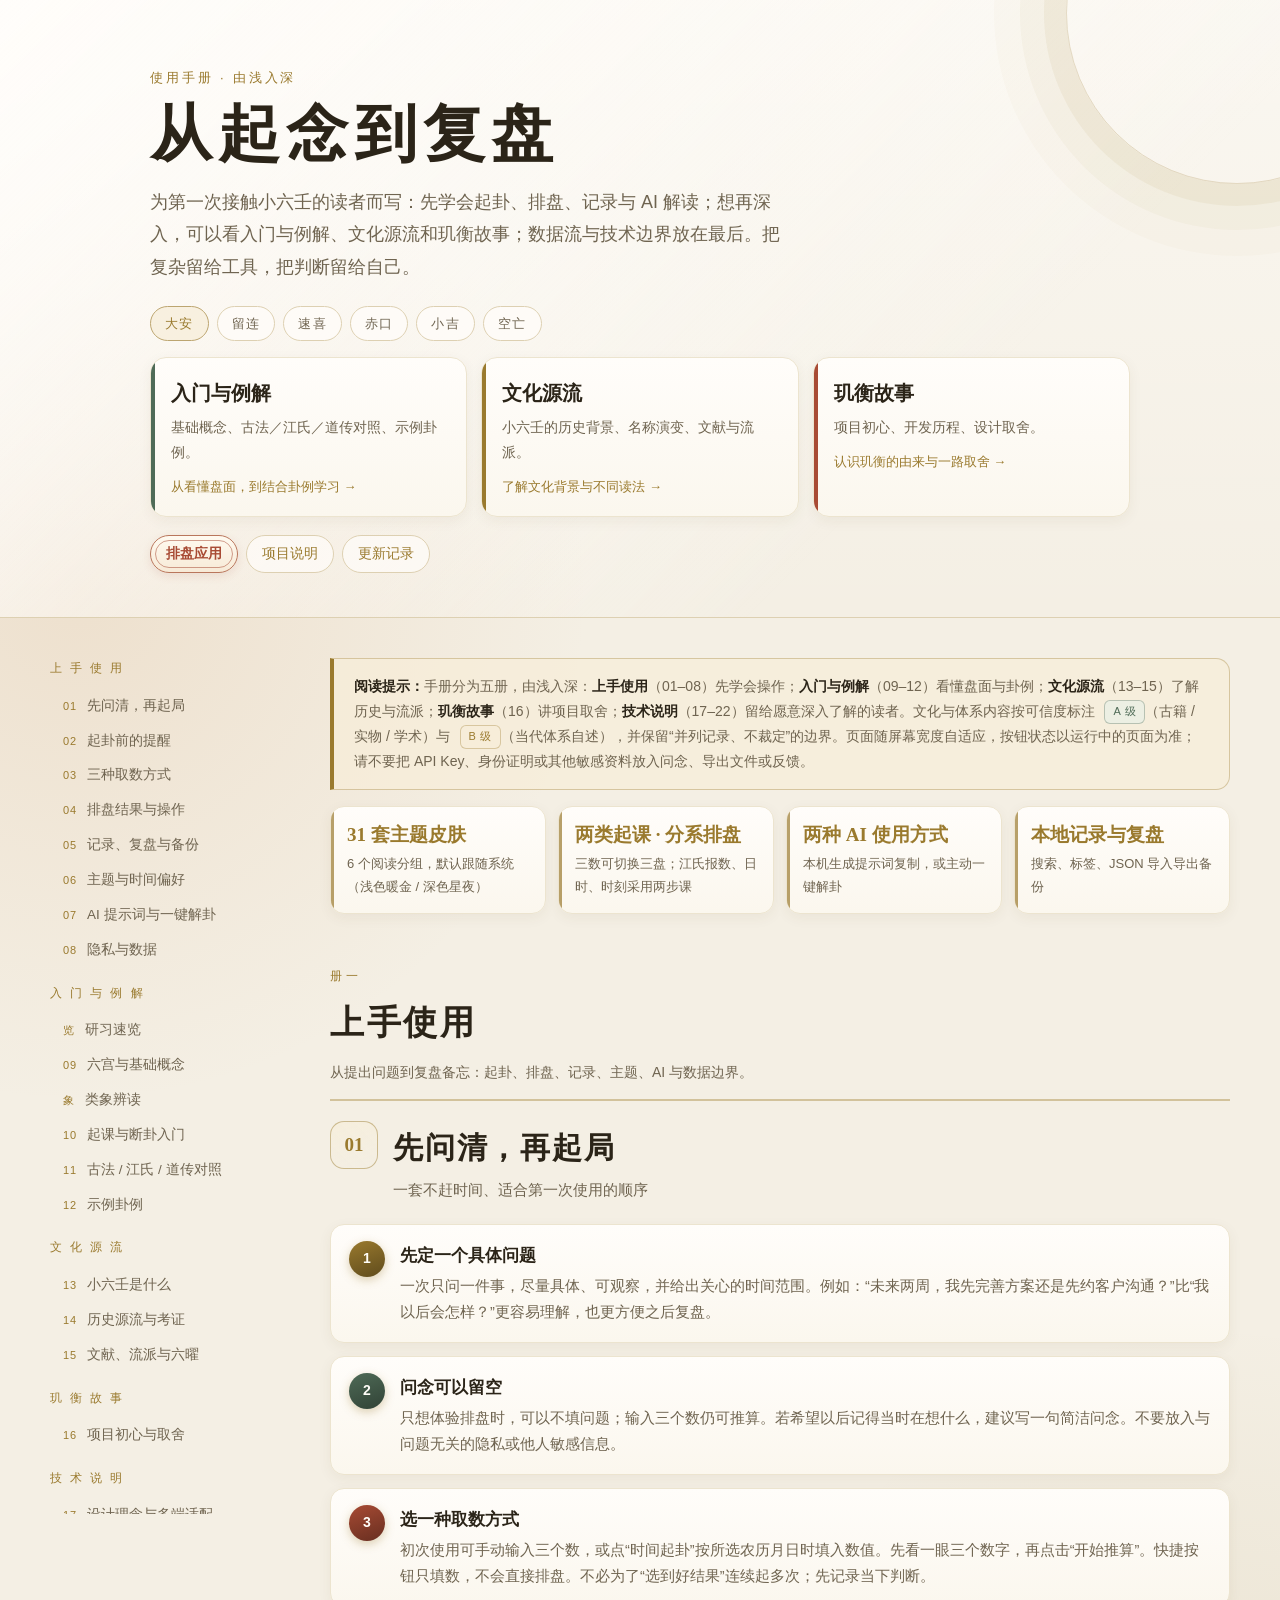
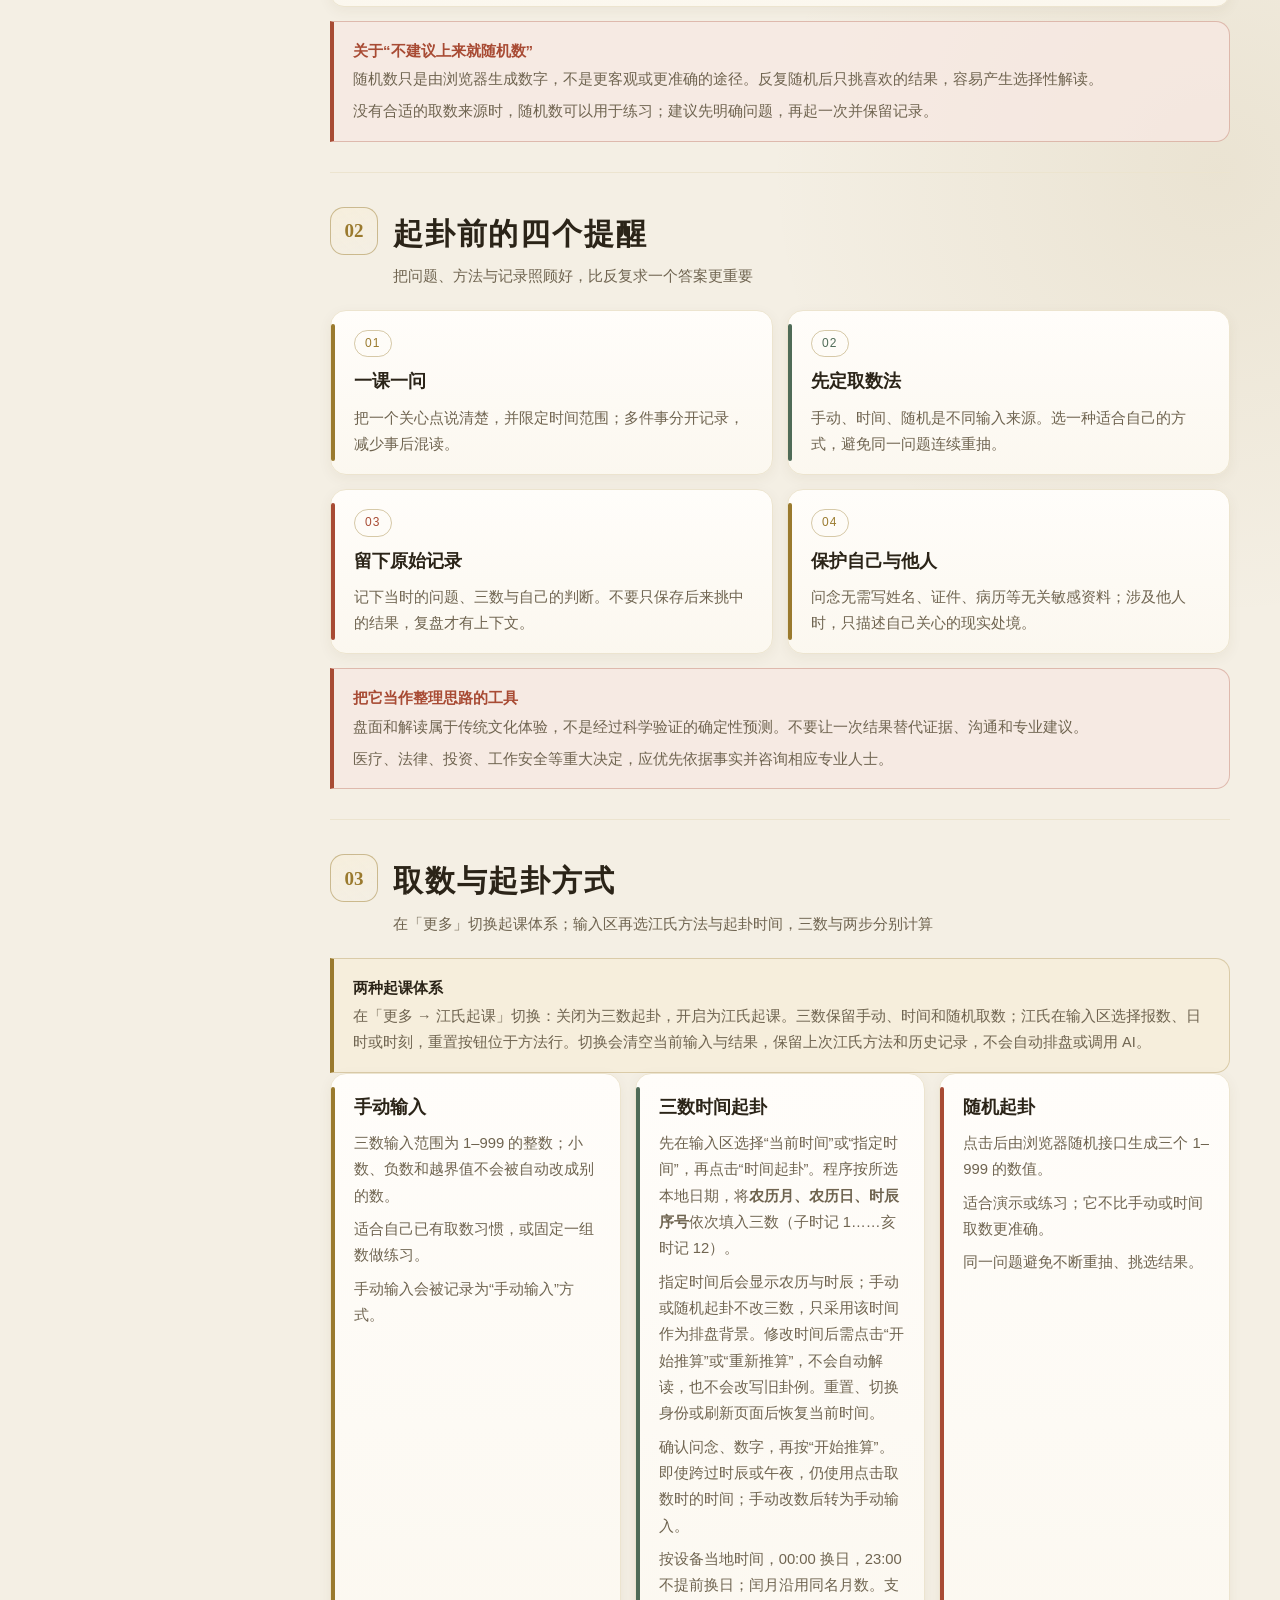
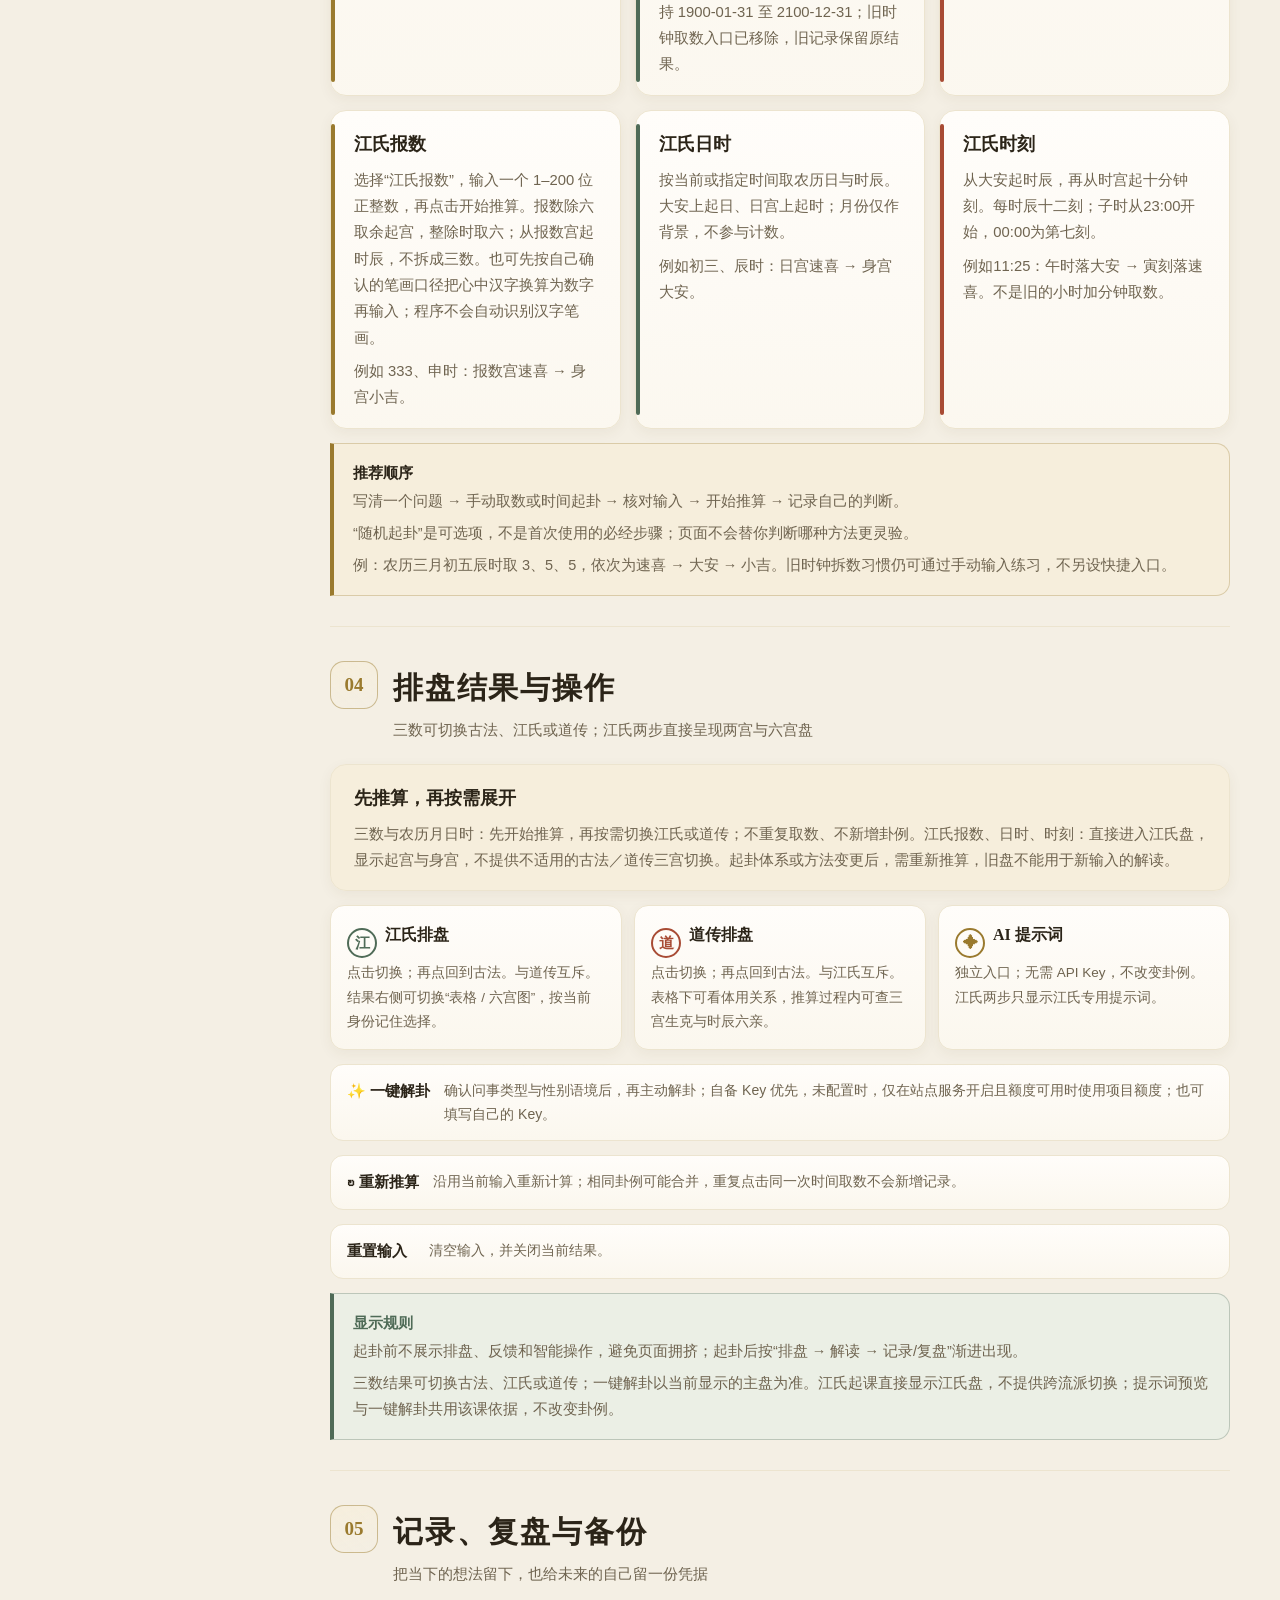
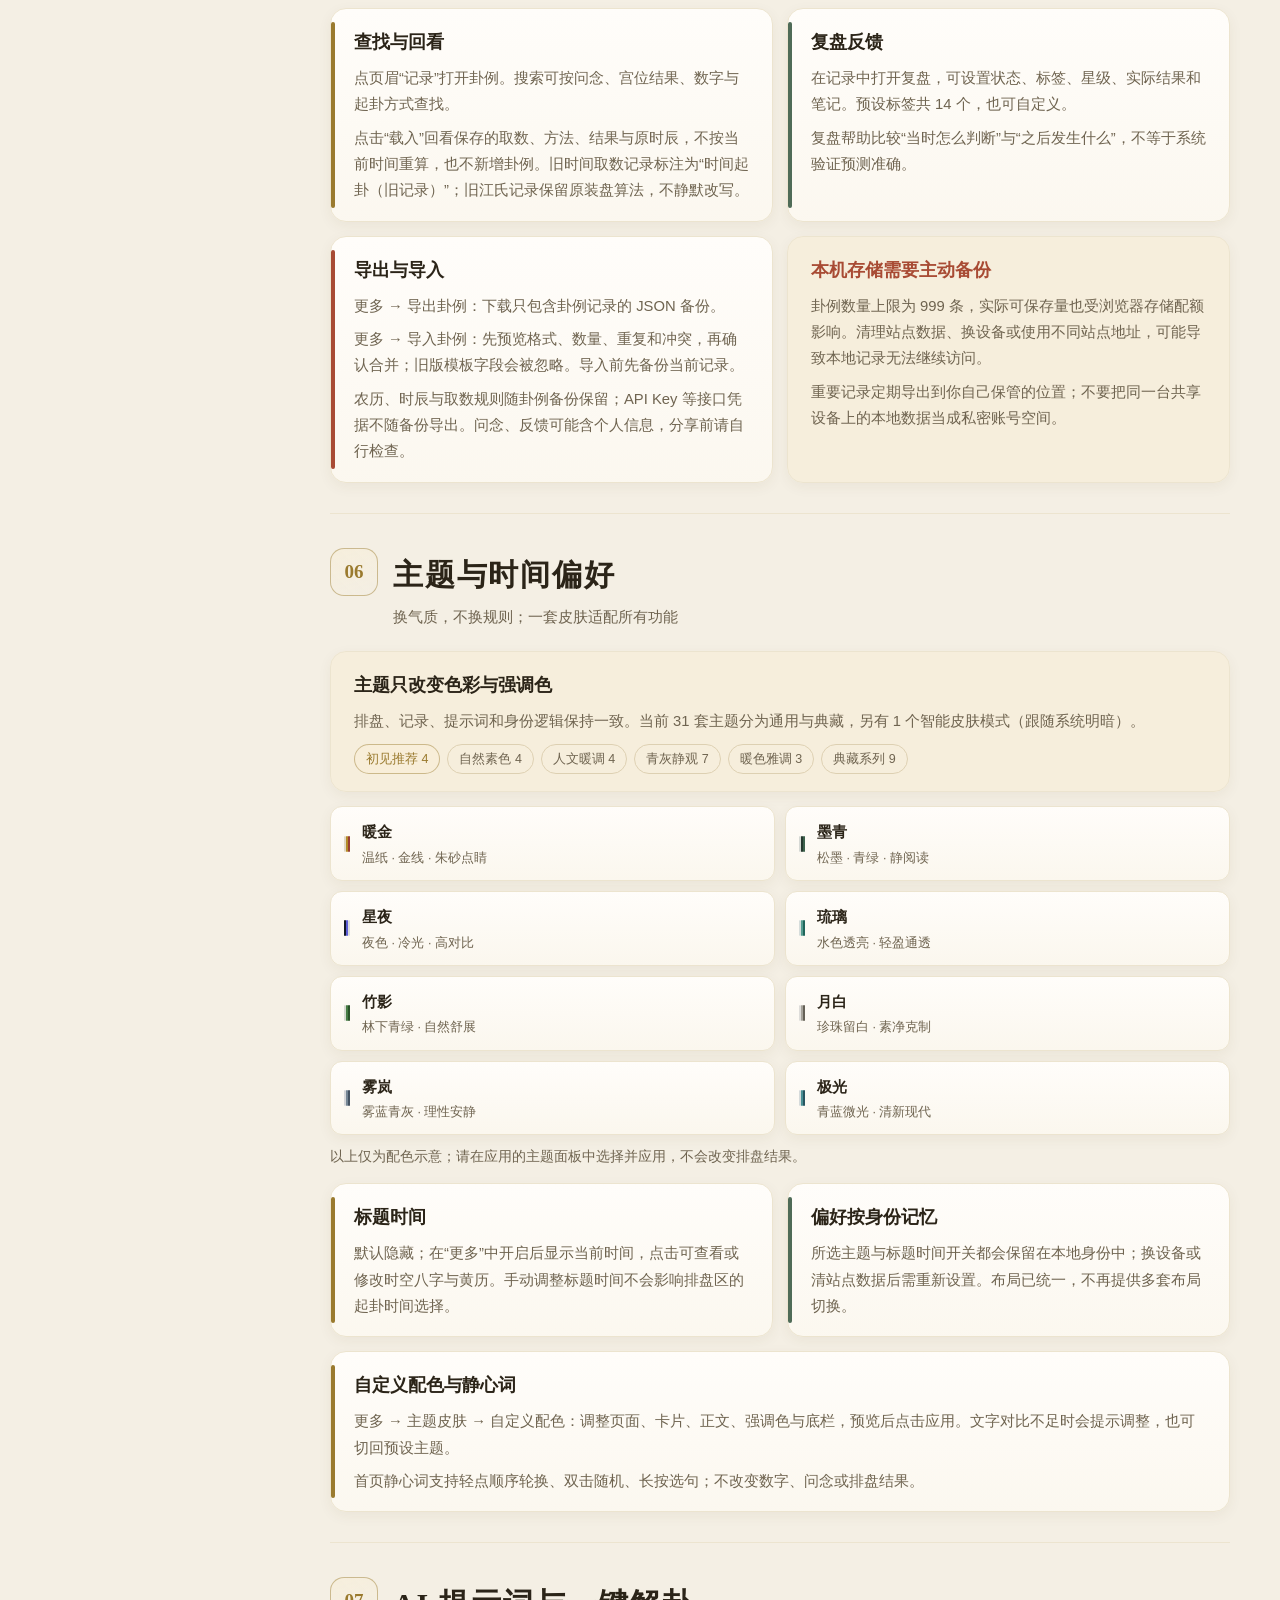
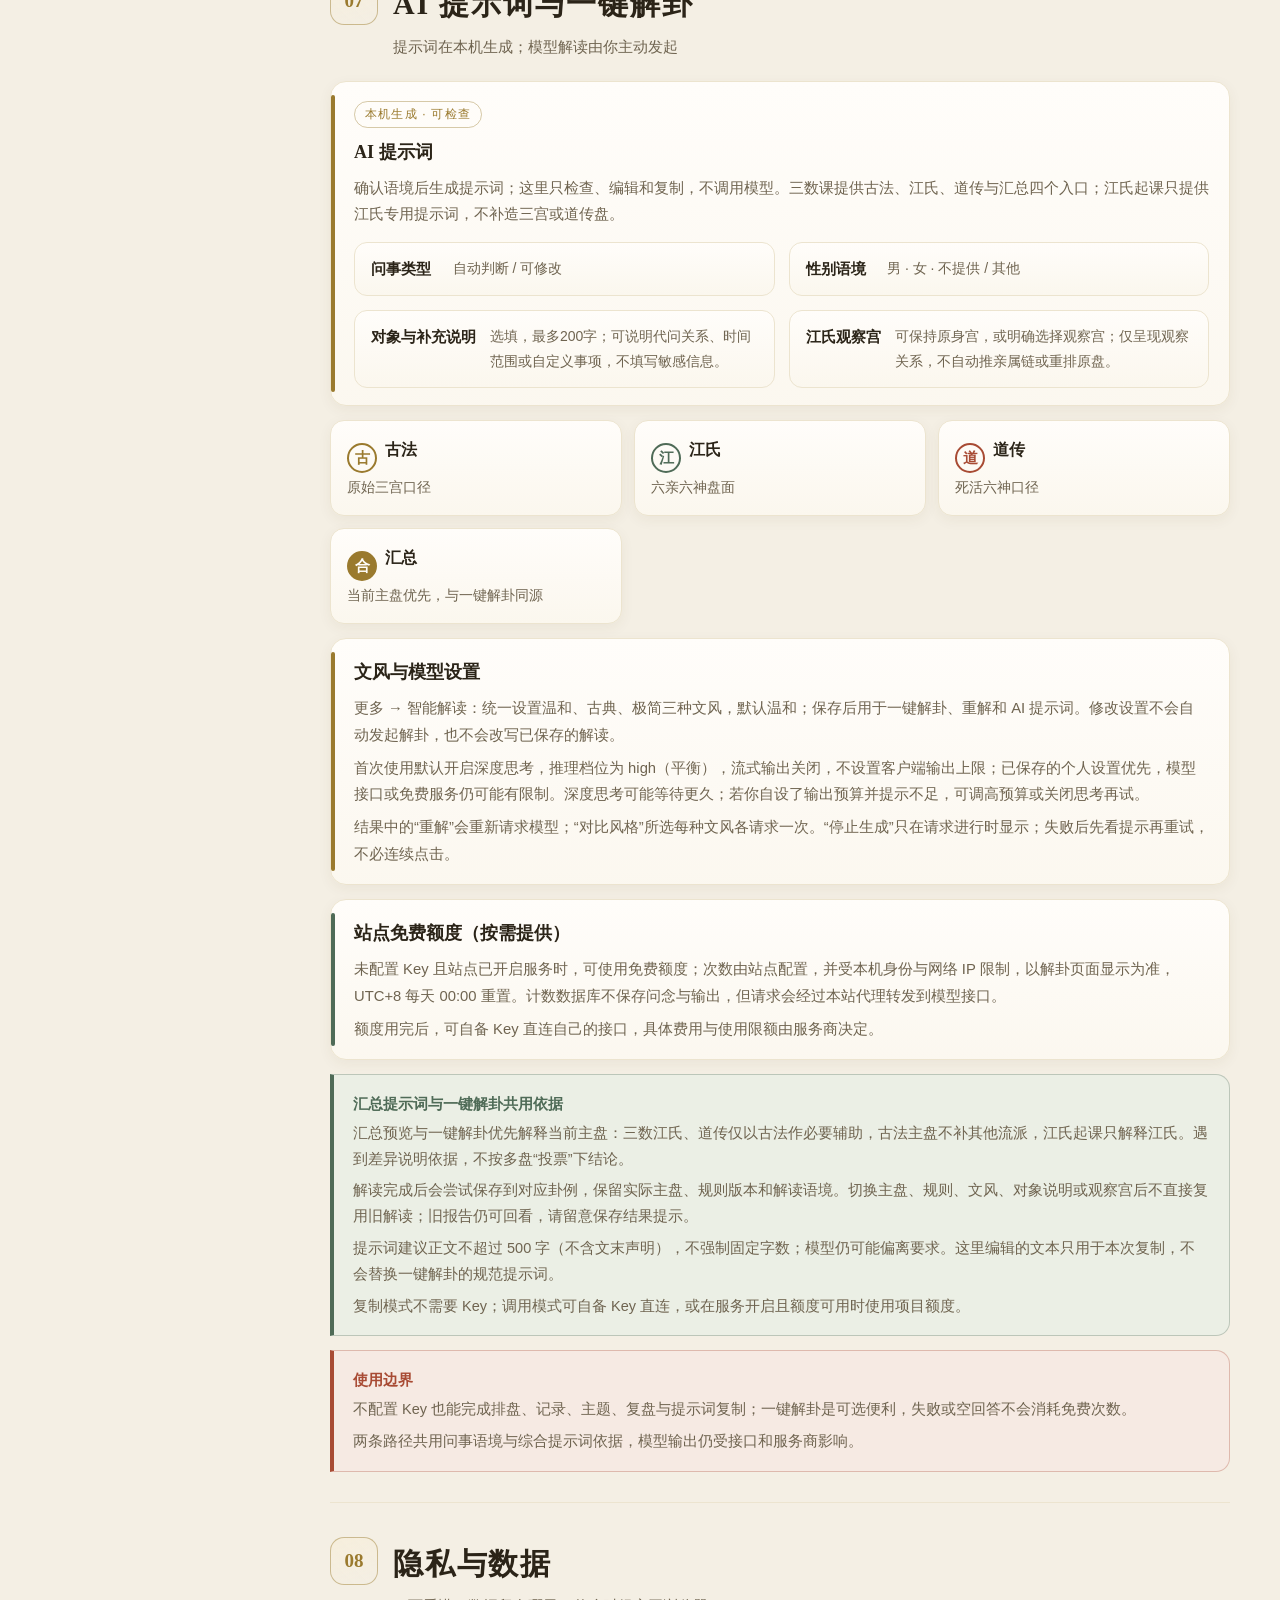
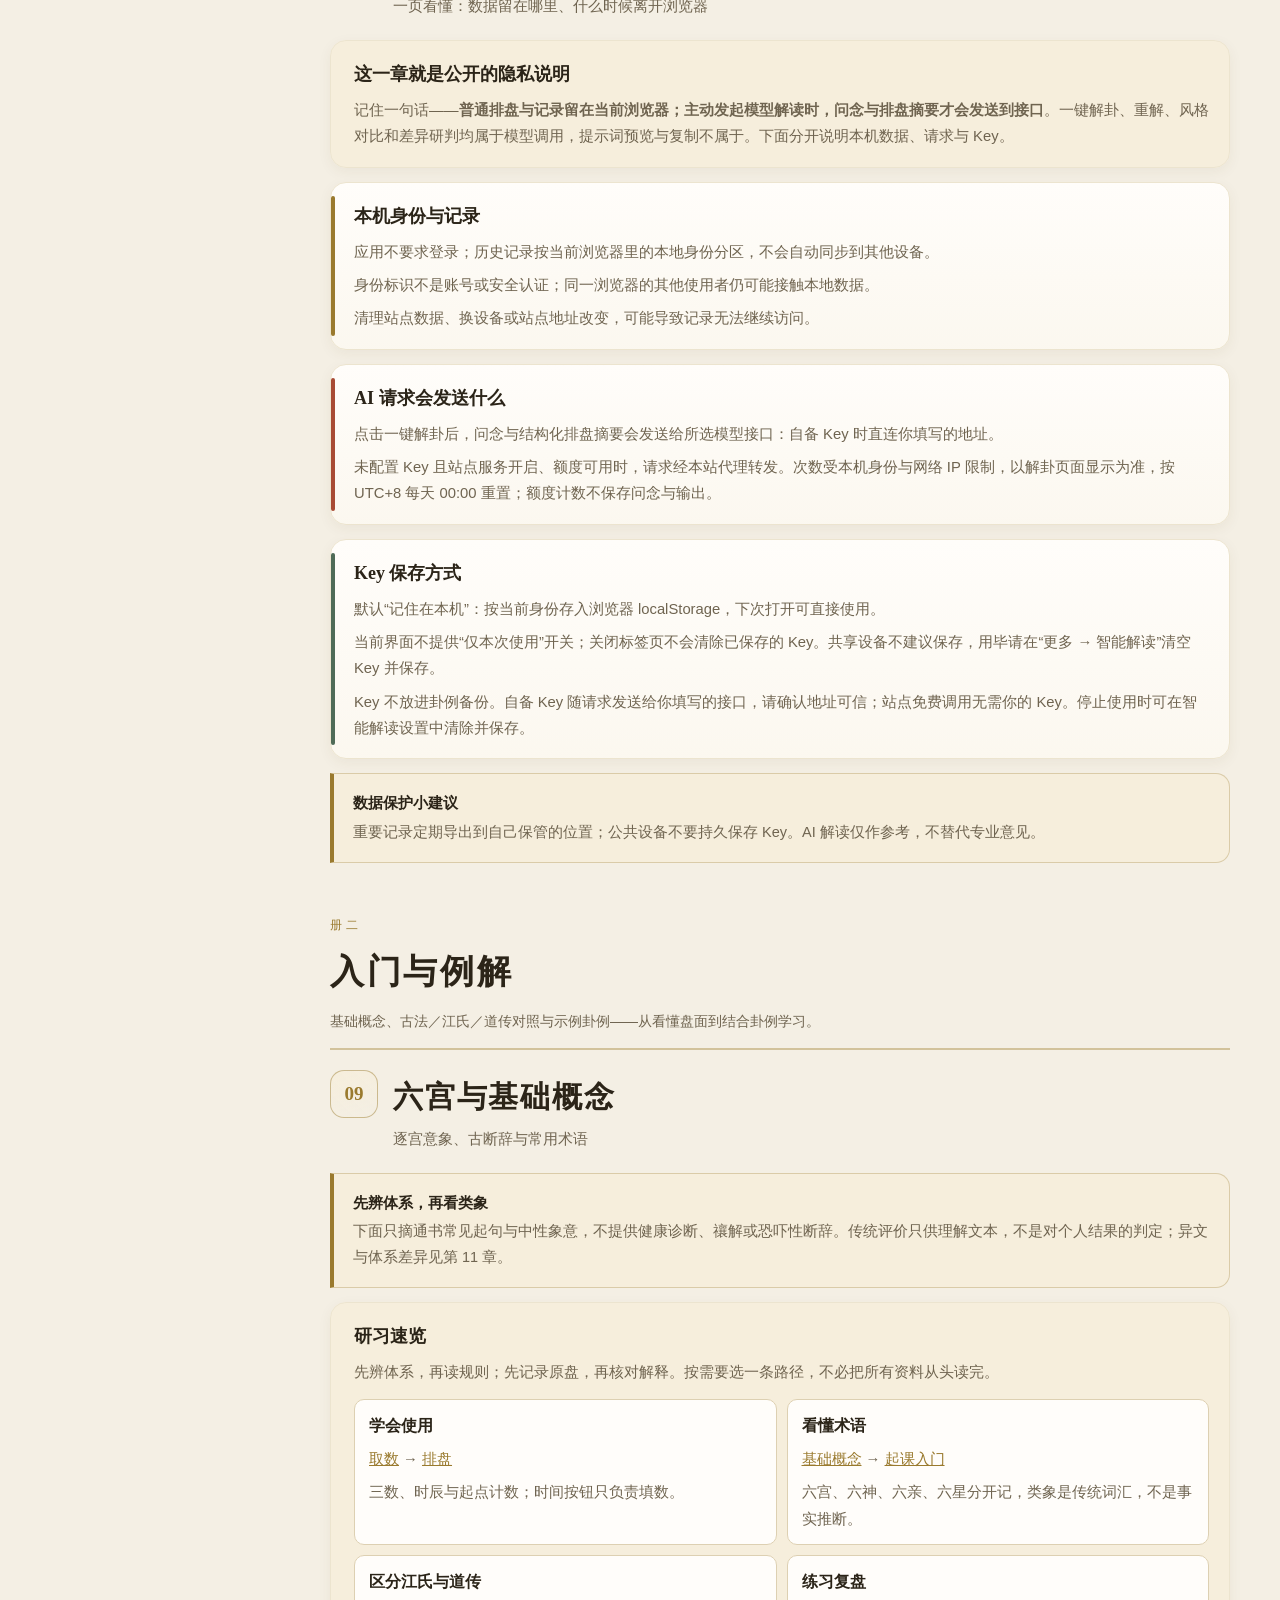
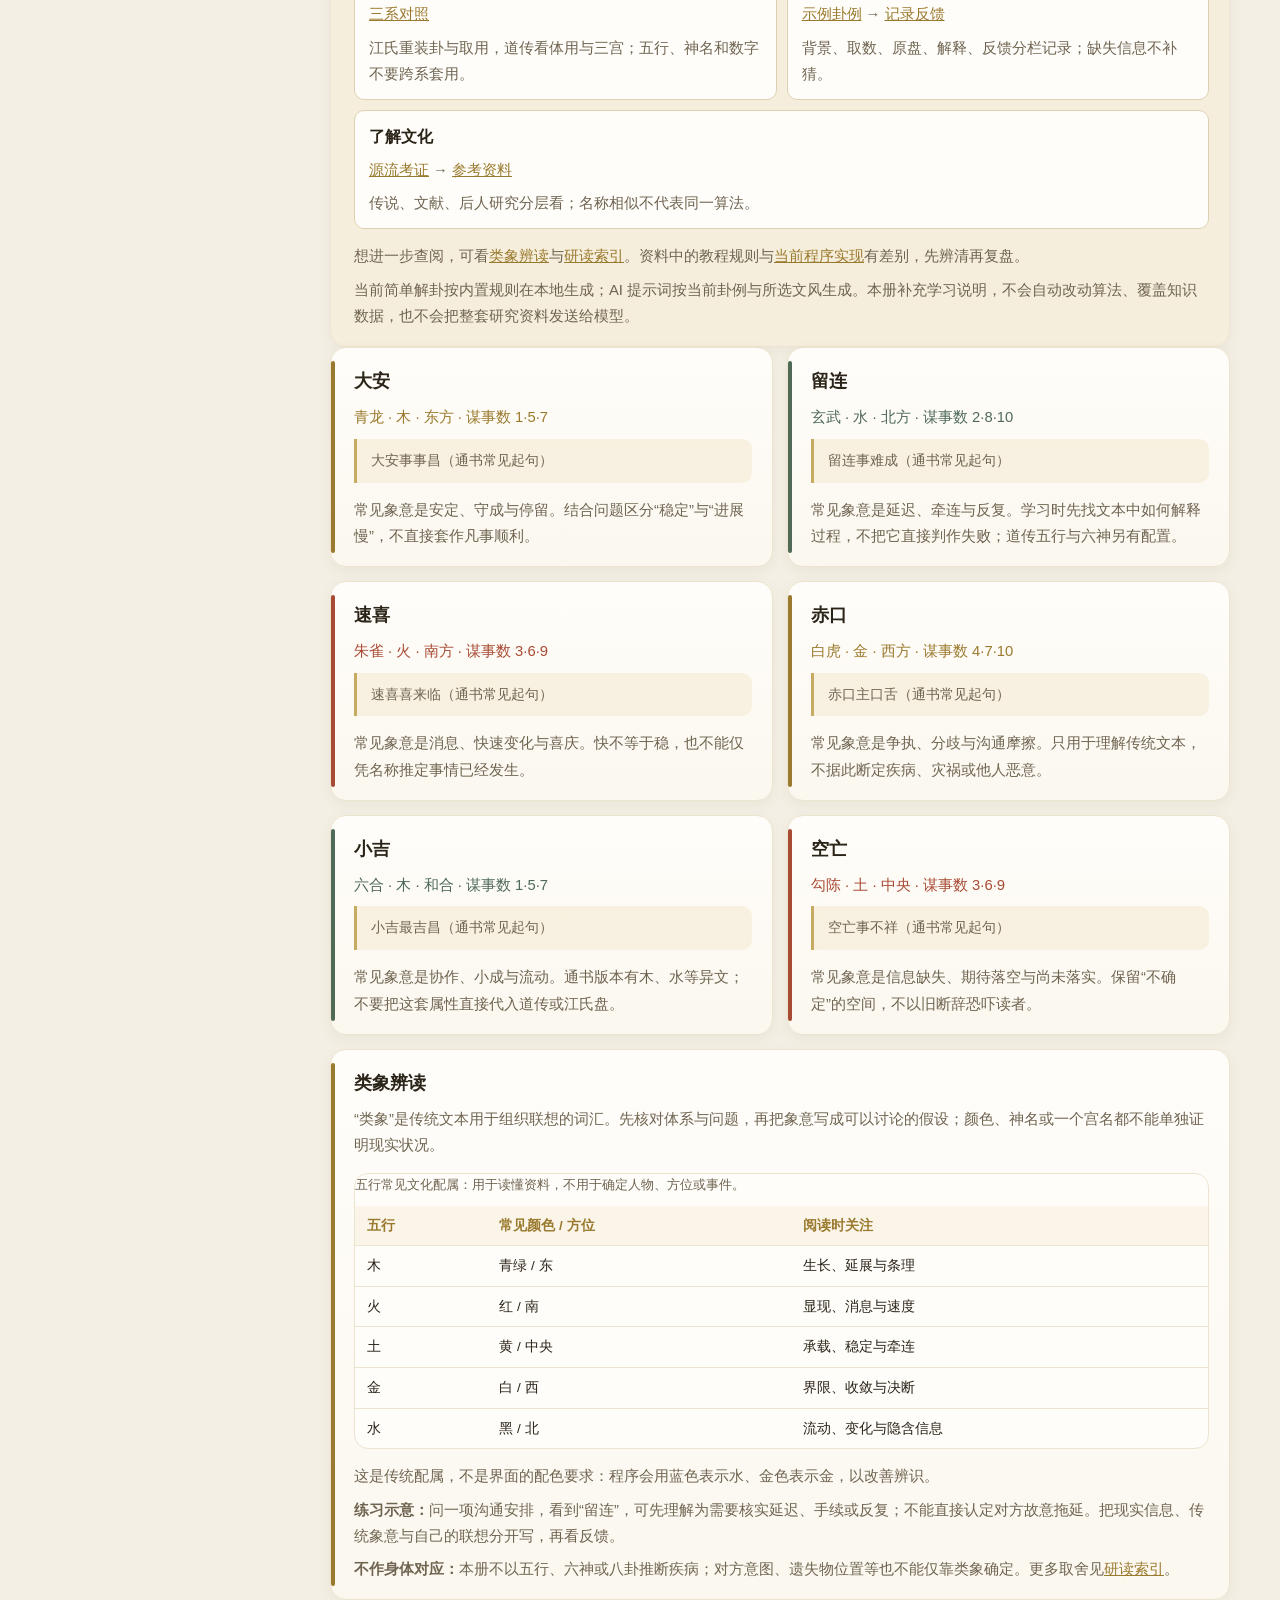
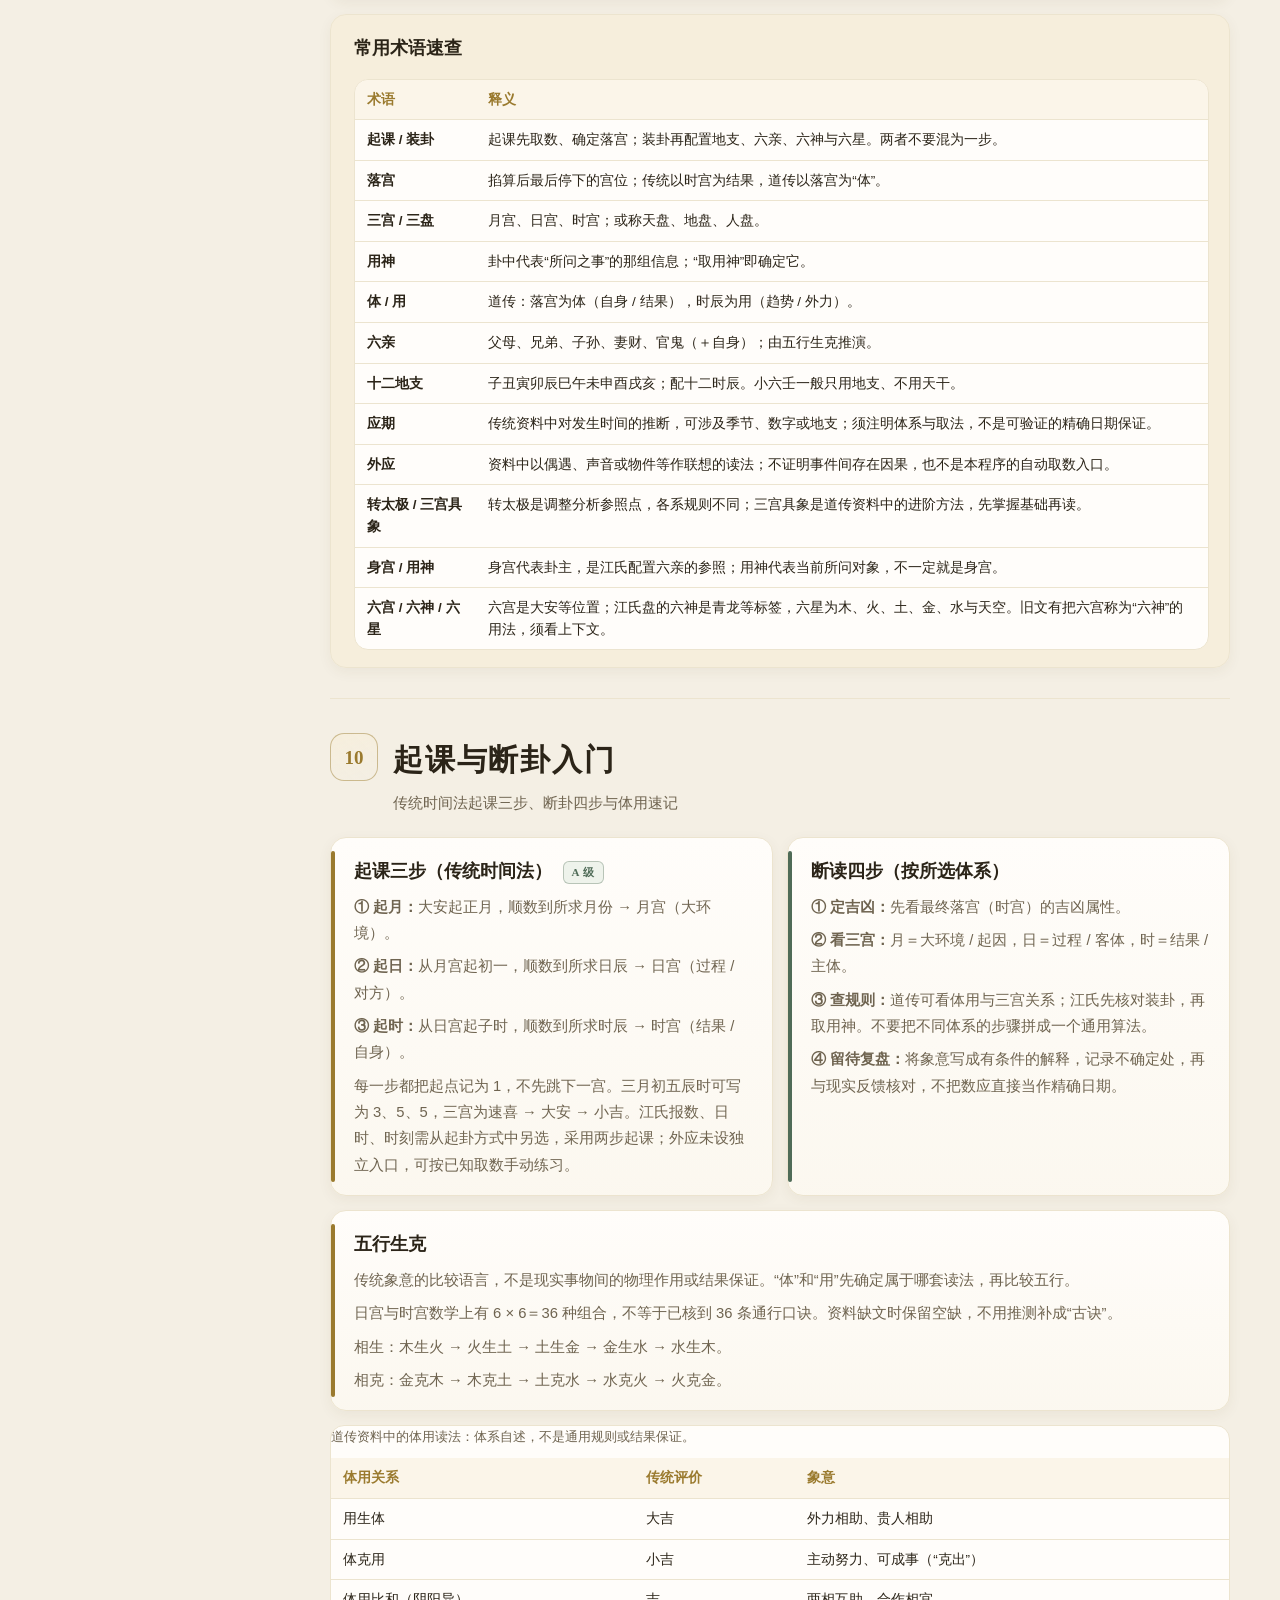
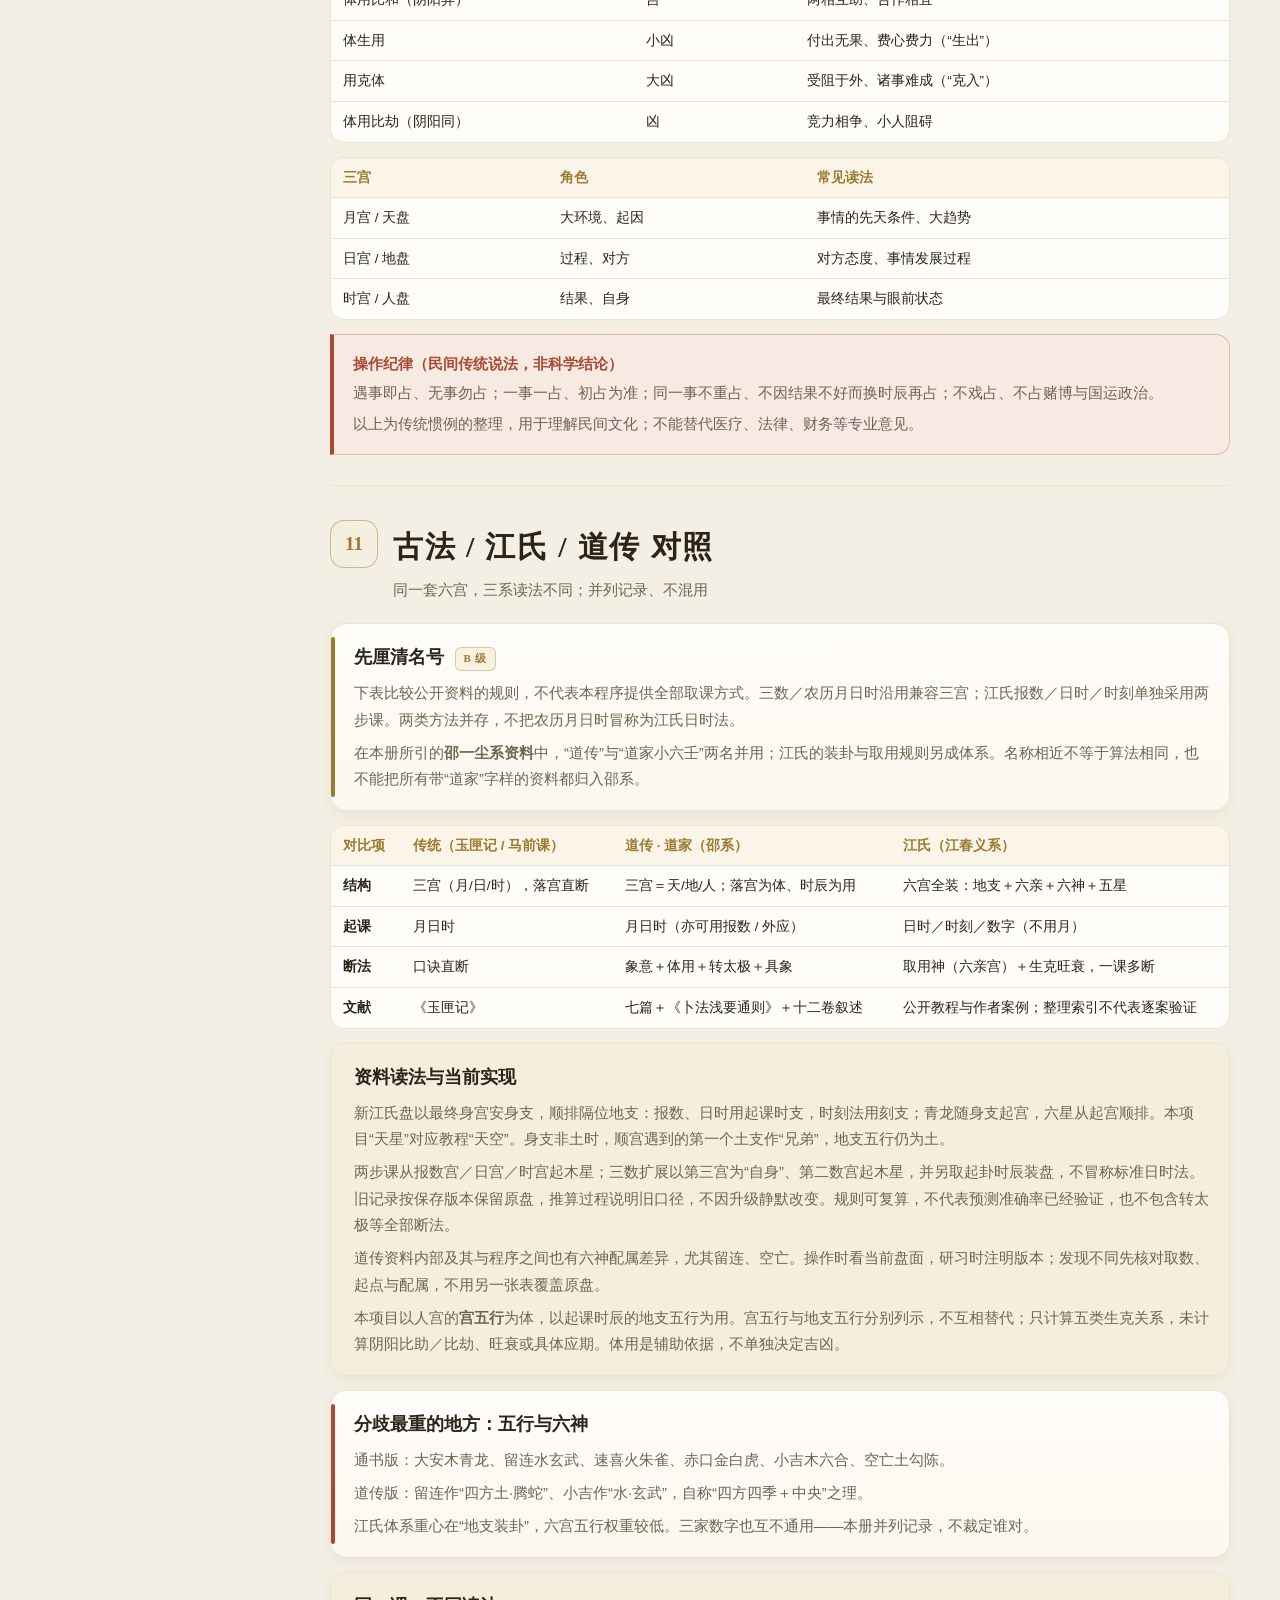
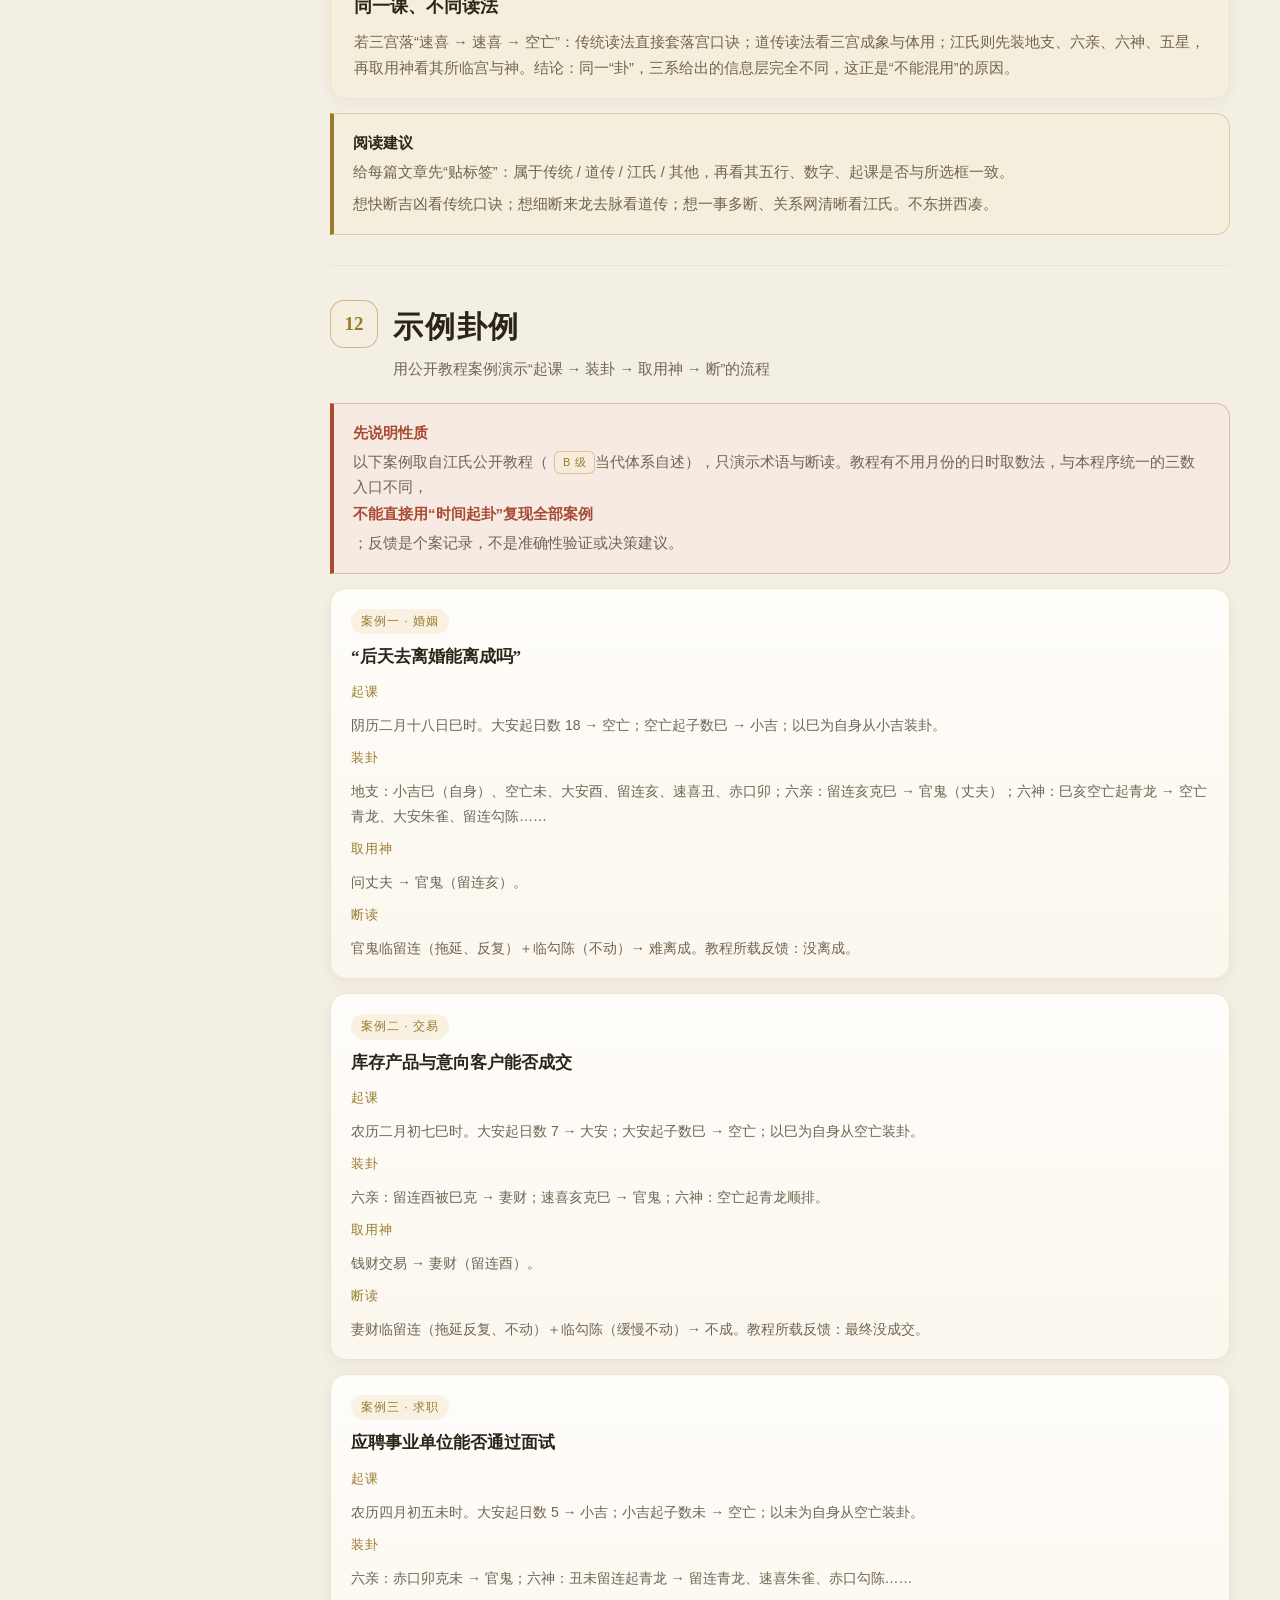
<file: public/privacy/index.html>
<!doctype html>
<html lang="zh-CN">
<head>
  <meta charset="utf-8">
  <meta name="viewport" content="width=device-width, initial-scale=1">
  <meta http-equiv="refresh" content="0; url=../manual/index.html#privacy">
  <meta name="description" content="隐私与数据说明已并入《使用手册》。">
  <title>隐私与数据 · 玑衡小六壬排盘</title>
  <link rel="stylesheet" href="../docs/site.css?v=20260921">
</head>
<body>
  <main class="page-wrap">
    <article class="page-card">
      <p class="eyebrow">JI HENG · PRIVACY</p>
      <h1>隐私与数据</h1>
      <p class="lead">这部分内容已并入《使用手册》的「隐私与数据」章节，不再单独维护。</p>
      <p class="note">如果没有自动跳转，请点击 <a href="../manual/index.html#privacy">打开使用手册 · 隐私与数据</a>。</p>
    </article>
  </main>
</body>
</html>
</file>
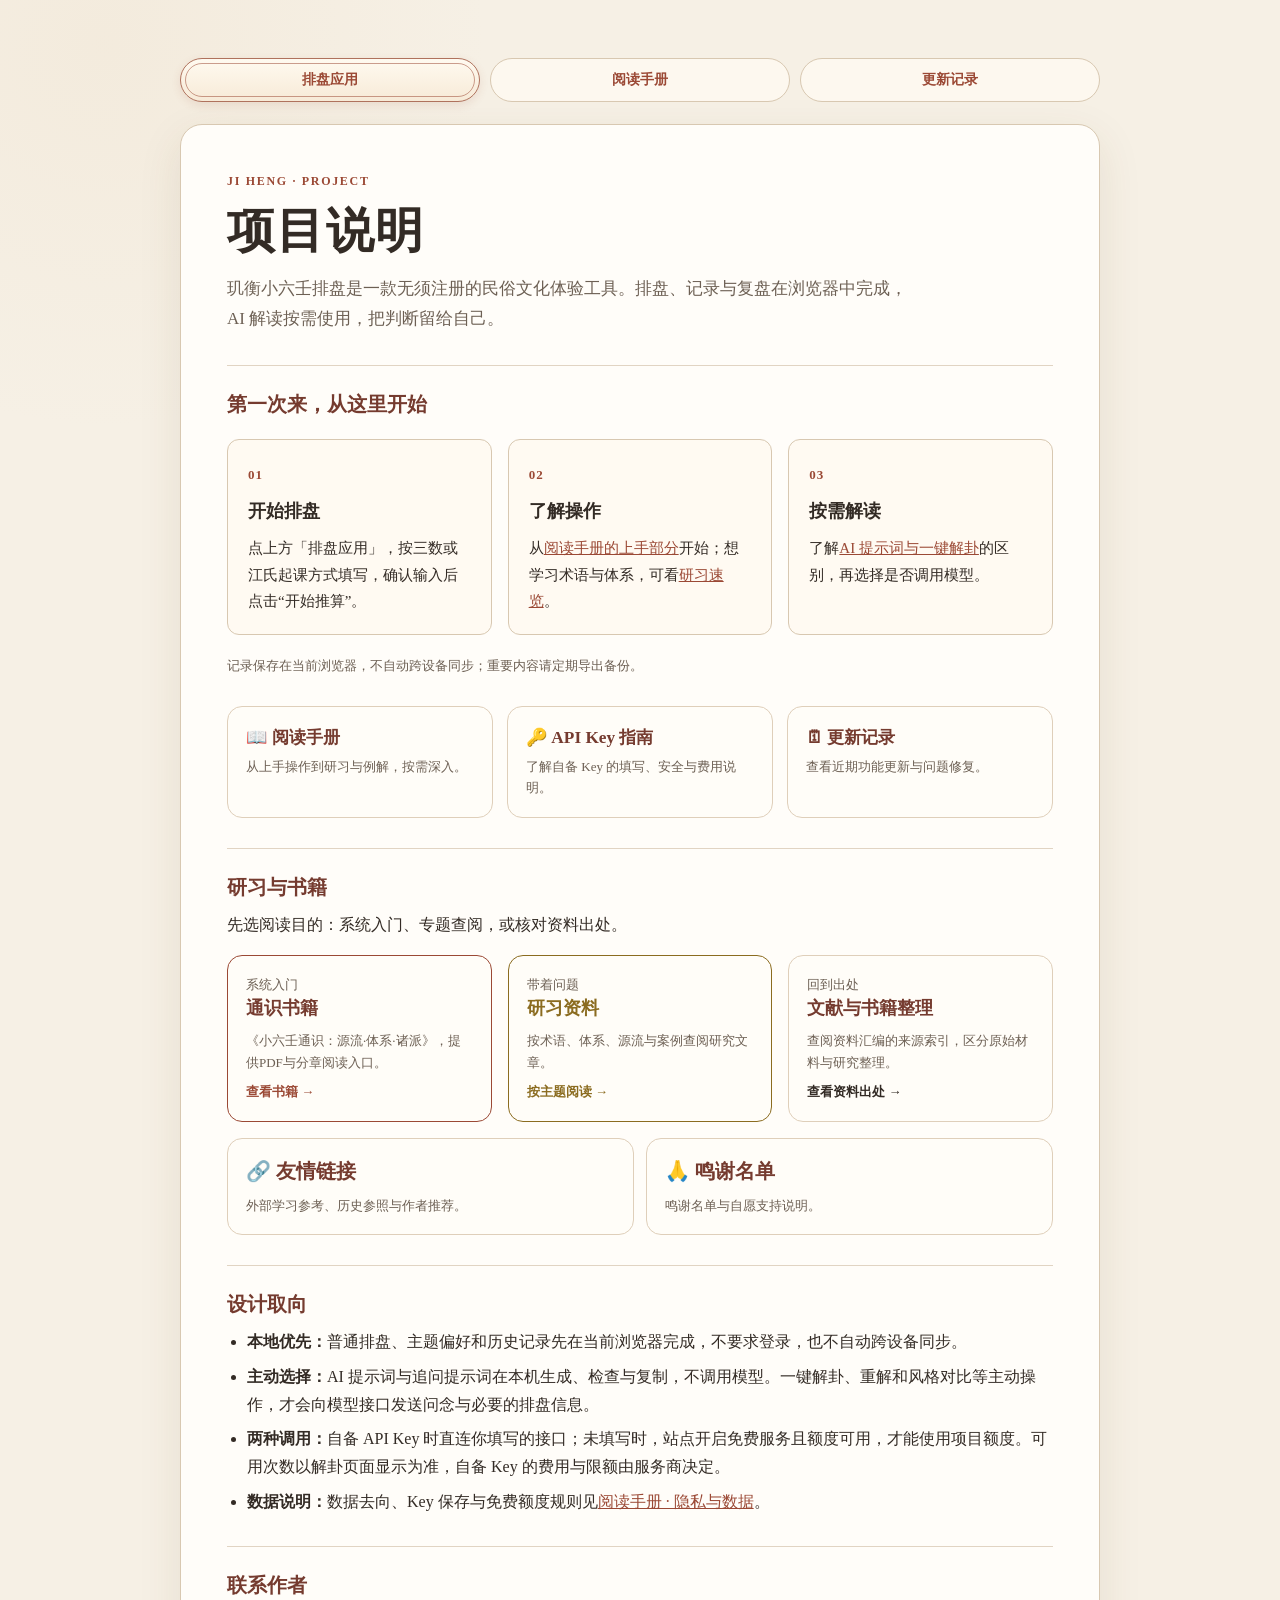
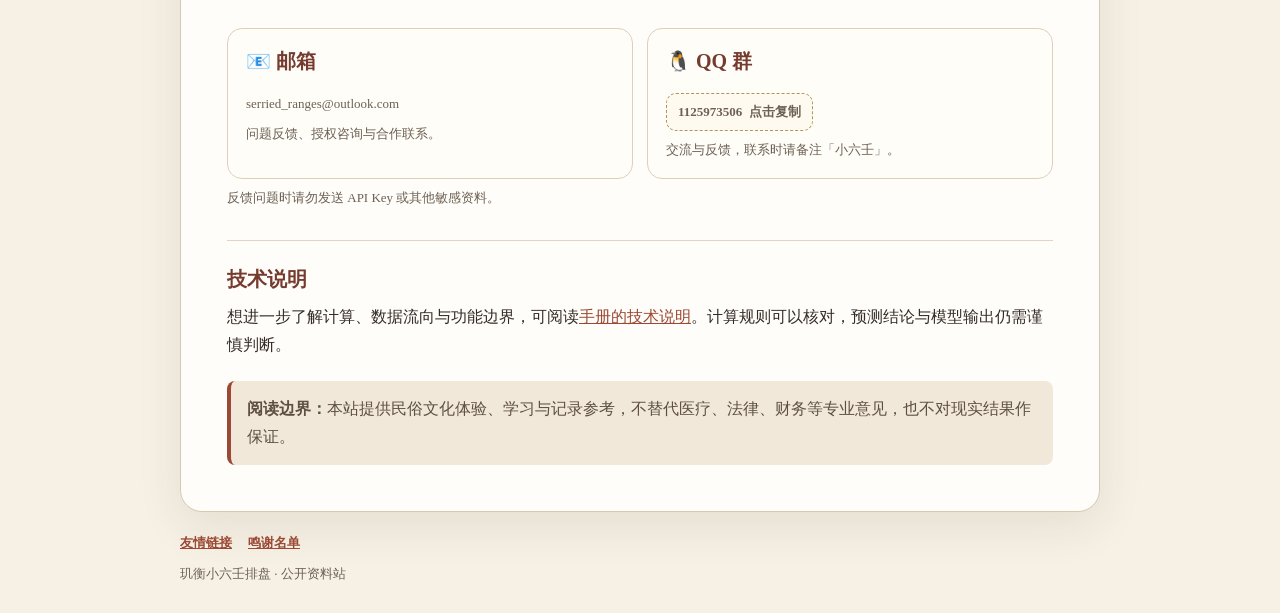
<file: public/project/index.html>
<!doctype html>
<html lang="zh-CN">
<head>
  <meta charset="utf-8">
  <meta name="viewport" content="width=device-width, initial-scale=1">
<meta name="description" content="了解玑衡小六壬排盘的使用入口、通识书籍、专题研习与资料出处，以及AI解读与数据边界。">
<title>项目说明 · 玑衡小六壬排盘</title>
  <link rel="stylesheet" href="../docs/site.css?v=20260921">
  <link rel="stylesheet" href="../docs/research.css?v=reading-structure-2">
</head>
<body class="project-page">
  <main class="page-wrap">
    <nav class="site-nav site-nav--three" aria-label="资料站导航">
      <a class="site-nav__primary" href="../index.html">排盘应用</a>
      <a href="../manual/index.html">阅读手册</a>
      <a href="../changelog/index.html">更新记录</a>
    </nav>
    <article class="page-card">
<p class="eyebrow">JI HENG · PROJECT</p>
      <h1>项目说明</h1>
      <p class="lead">玑衡小六壬排盘是一款无须注册的民俗文化体验工具。排盘、记录与复盘在浏览器中完成，AI 解读按需使用，把判断留给自己。</p>

      <section class="section">
        <h2>第一次来，从这里开始</h2>
        <ol class="project-start-steps">
          <li>
            <span class="step-number" aria-hidden="true">01</span>
            <h3>开始排盘</h3>
            <p>点上方「排盘应用」，按三数或江氏起课方式填写，确认输入后点击“开始推算”。</p>
          </li>
          <li>
            <span class="step-number" aria-hidden="true">02</span>
            <h3>了解操作</h3>
            <p>从<a href="../manual/index.html#start">阅读手册的上手部分</a>开始；想学习术语与体系，可看<a href="../manual/index.html#study-guide">研习速览</a>。</p>
          </li>
          <li>
            <span class="step-number" aria-hidden="true">03</span>
            <h3>按需解读</h3>
            <p>了解<a href="../manual/index.html#ai">AI 提示词与一键解卦</a>的区别，再选择是否调用模型。</p>
          </li>
        </ol>
        <p class="meta">记录保存在当前浏览器，不自动跨设备同步；重要内容请定期导出备份。</p>
      </section>

      <section class="grid" aria-label="核心入口">
        <a class="link-card" href="../manual/index.html">
          <h2>📖 阅读手册</h2>
          <span>从上手操作到研习与例解，按需深入。</span>
        </a>
        <a class="link-card" href="../guide/deepseek-key/index.html">
          <h2>🔑 API Key 指南</h2>
          <span>了解自备 Key 的填写、安全与费用说明。</span>
        </a>
        <a class="link-card" href="../changelog/index.html">
          <h2>🗓 更新记录</h2>
          <span>查看近期功能更新与问题修复。</span>
        </a>
      </section>

      <section class="section" aria-labelledby="study-resources">
        <h2 id="study-resources">研习与书籍</h2>
        <p>先选阅读目的：系统入门、专题查阅，或核对资料出处。</p>
        <div class="resource-entries">
          <a class="link-card book-entry" href="../research/index.html#reading-book">
            <span class="resource-entry__label">系统入门</span>
            <h2>通识书籍</h2>
            <span>《小六壬通识：源流·体系·诸派》，提供PDF与分章阅读入口。</span>
            <span class="resource-entry__action">查看书籍 →</span>
          </a>
          <a class="link-card research-entry" href="../research/index.html#reading-start">
            <span class="resource-entry__label">带着问题</span>
            <h2>研习资料</h2>
            <span>按术语、体系、源流与案例查阅研究文章。</span>
            <span class="research-entry__action">按主题阅读 →</span>
          </a>
          <a class="link-card source-entry" href="../research/index.html#reading-sources">
            <span class="resource-entry__label">回到出处</span>
            <h2>文献与书籍整理</h2>
            <span>查阅资料汇编的来源索引，区分原始材料与研究整理。</span>
            <span class="resource-entry__action">查看资料出处 →</span>
          </a>
        </div>
        <div class="secondary-grid grid--two">
          <a class="link-card" href="../friends/index.html">
            <h2>🔗 友情链接</h2>
            <span>外部学习参考、历史参照与作者推荐。</span>
          </a>
          <a class="link-card" href="../thanks/index.html">
            <h2>🙏 鸣谢名单</h2>
            <span>鸣谢名单与自愿支持说明。</span>
          </a>
        </div>
      </section>

      <section class="section">
        <h2>设计取向</h2>
        <ul class="list">
          <li><strong>本地优先：</strong>普通排盘、主题偏好和历史记录先在当前浏览器完成，不要求登录，也不自动跨设备同步。</li>
          <li><strong>主动选择：</strong>AI 提示词与追问提示词在本机生成、检查与复制，不调用模型。一键解卦、重解和风格对比等主动操作，才会向模型接口发送问念与必要的排盘信息。</li>
          <li><strong>两种调用：</strong>自备 API Key 时直连你填写的接口；未填写时，站点开启免费服务且额度可用，才能使用项目额度。可用次数以解卦页面显示为准，自备 Key 的费用与限额由服务商决定。</li>
          <li><strong>数据说明：</strong>数据去向、Key 保存与免费额度规则见<a href="../manual/index.html#privacy">阅读手册 · 隐私与数据</a>。</li>
        </ul>
      </section>

      <section class="section">
        <h2>联系作者</h2>
        <div class="grid grid--two">
          <a class="link-card contact-card" href="mailto:serried_ranges@outlook.com">
            <h2>📧 邮箱</h2>
            <span>serried_ranges@outlook.com</span>
            <span>问题反馈、授权咨询与合作联系。</span>
          </a>
          <div class="link-card contact-card">
            <h2>🐧 QQ 群</h2>
            <button class="copy-id" type="button" data-copy-value="1125973506" aria-label="复制QQ群号 1125973506">
              <span>1125973506</span>
              <span class="copy-state" aria-live="polite">点击复制</span>
            </button>
<span>交流与反馈，联系时请备注「小六壬」。</span>
          </div>
        </div>
        <p class="meta">反馈问题时请勿发送 API Key 或其他敏感资料。</p>
      </section>

      <section class="section">
        <h2>技术说明</h2>
        <p>想进一步了解计算、数据流向与功能边界，可阅读<a href="../manual/index.html#v-tech">手册的技术说明</a>。计算规则可以核对，预测结论与模型输出仍需谨慎判断。</p>
      </section>

      <p class="note"><strong>阅读边界：</strong>本站提供民俗文化体验、学习与记录参考，不替代医疗、法律、财务等专业意见，也不对现实结果作保证。</p>
    </article>
    <footer class="site-footer">
      <div class="footer-links"><a href="../friends/index.html">友情链接</a><a href="../thanks/index.html">鸣谢名单</a></div>
玑衡小六壬排盘 · 公开资料站
    </footer>
  </main>
  <script>
    document.querySelectorAll("[data-copy-value]").forEach((button) => {
      button.addEventListener("click", async () => {
        const value = button.dataset.copyValue;
        const state = button.querySelector(".copy-state");
        const show = (message) => {
          state.textContent = message;
          window.setTimeout(() => { state.textContent = "点击复制"; }, 1800);
        };
        try {
          if (!navigator.clipboard?.writeText) throw new Error("Clipboard unavailable");
          await navigator.clipboard.writeText(value);
          button.dataset.copied = "true";
          show("已复制");
        } catch {
          const input = document.createElement("input");
          input.value = value;
          input.readOnly = true;
          input.style.cssText = "position:fixed;opacity:0;pointer-events:none";
          document.body.append(input);
          input.select();
          input.setSelectionRange(0, value.length);
          let copied = false;
          try {
            copied = document.execCommand("copy");
          } catch {
            // 浏览器拒绝旧复制接口时，保留手动复制提示。
          } finally {
            input.remove();
          }
          button.dataset.copied = String(copied);
          if (copied) {
            button.dataset.copied = "true";
            show("已复制");
          } else {
            show("请长按复制");
          }
        }
      });
    });
  </script>
</body>
</html>
</file>
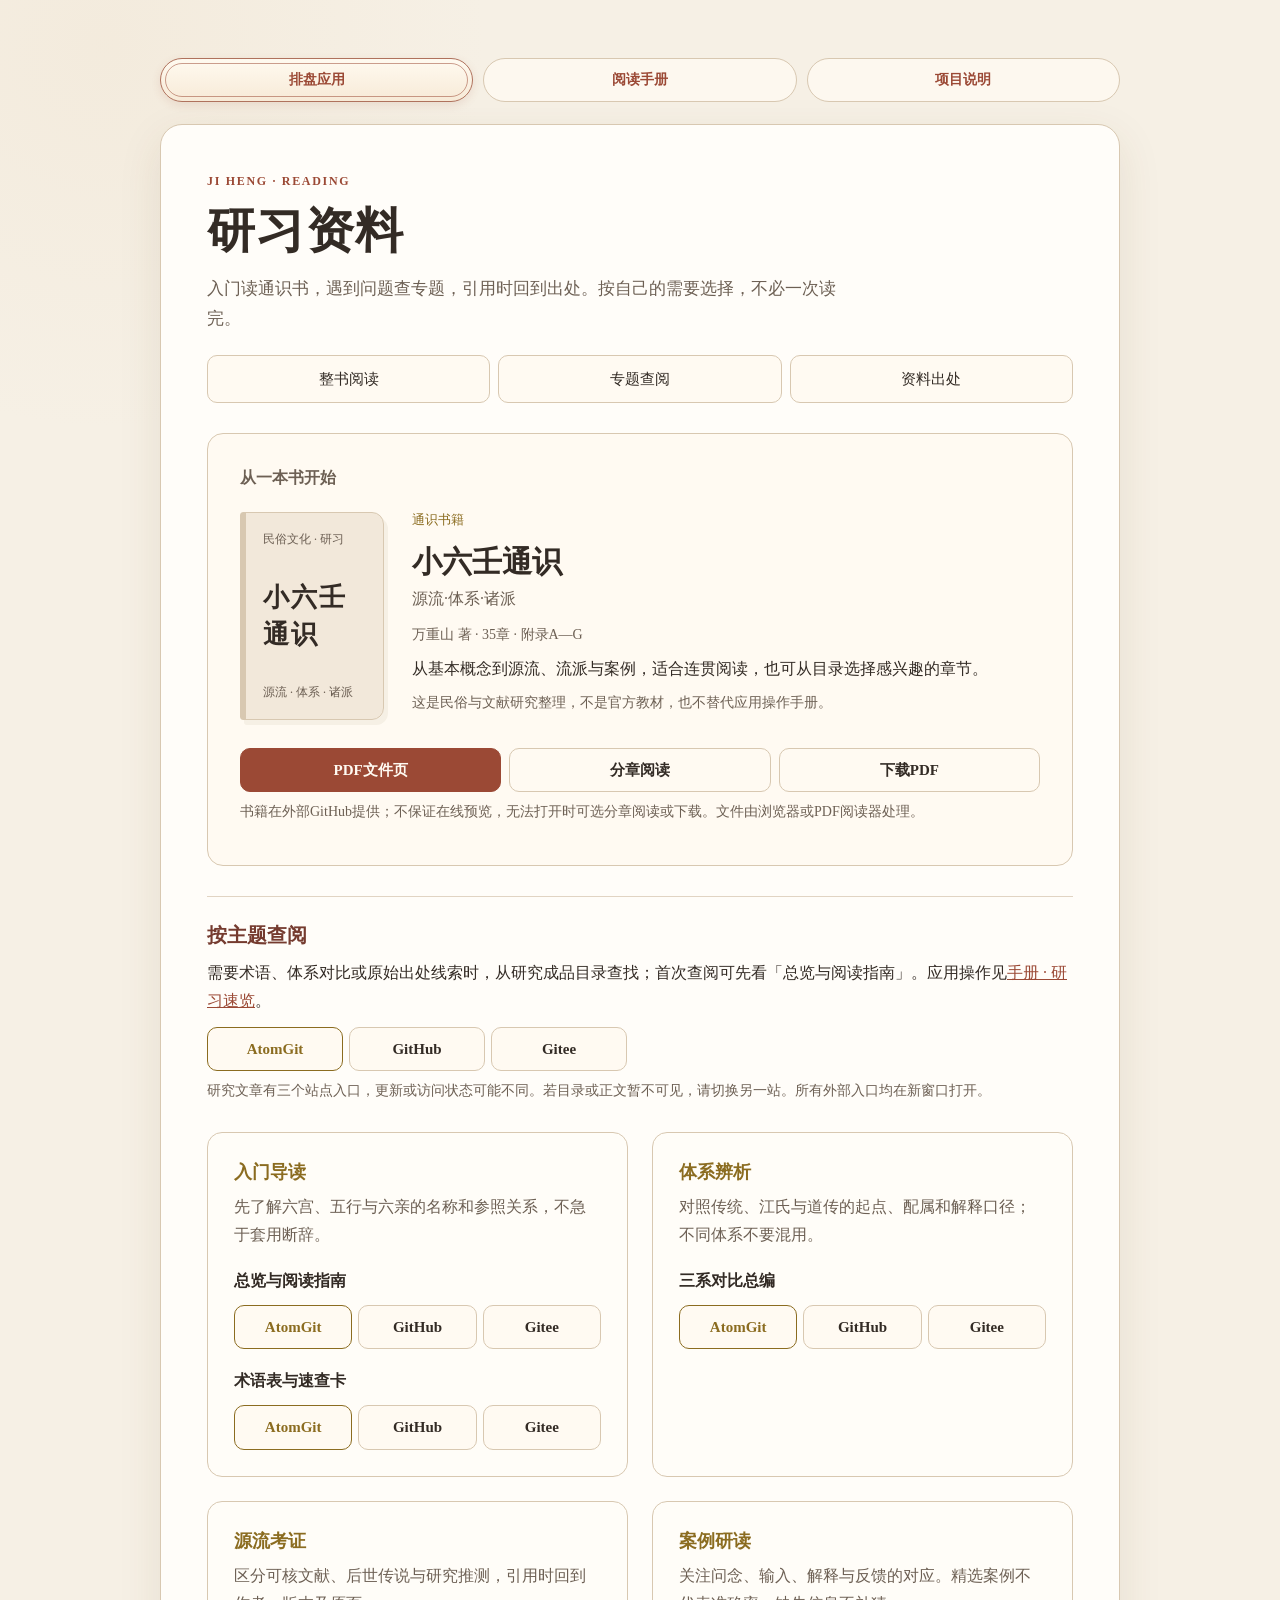
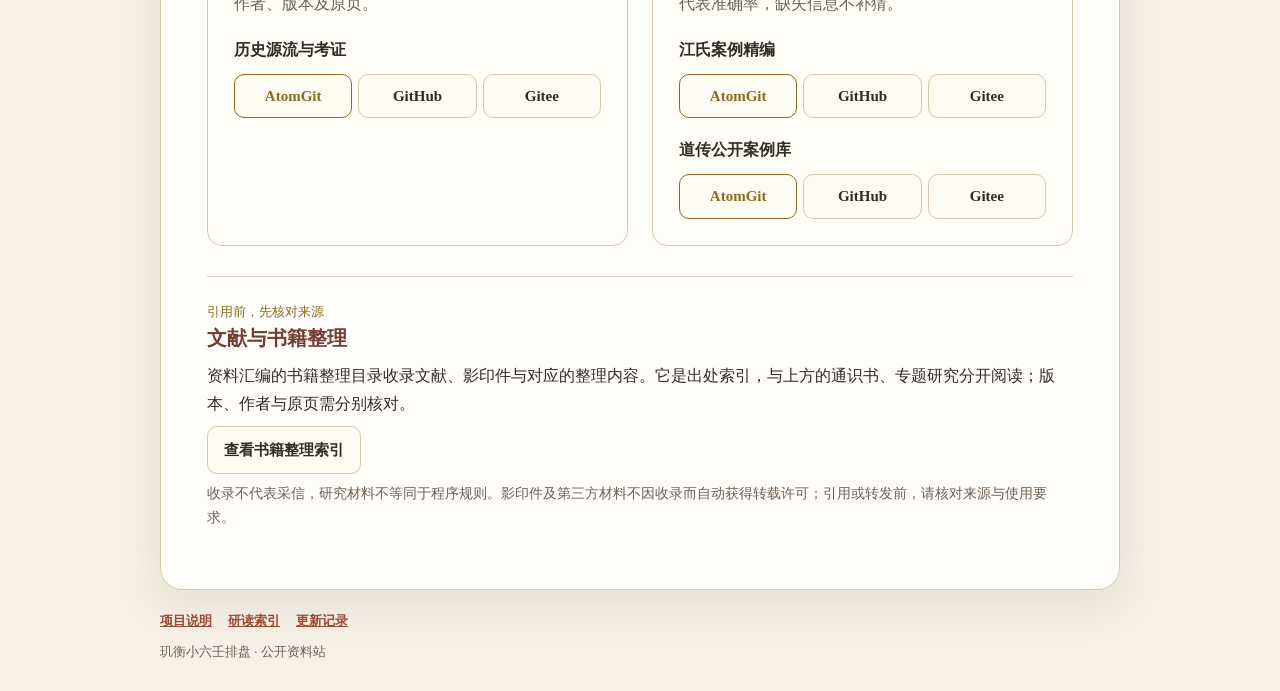
<file: public/research/index.html>
<!doctype html>
<html lang="zh-CN">
<head>
  <meta charset="utf-8">
  <meta name="viewport" content="width=device-width, initial-scale=1">
  <meta name="description" content="小六壬研习资料：通识PDF与分章阅读、术语与体系等专题研究，以及文献与书籍整理的来源索引。">
  <title>研习资料 · 玑衡小六壬排盘</title>
  <link rel="stylesheet" href="../docs/site.css?v=20260921">
  <link rel="stylesheet" href="../docs/research.css?v=reading-structure-2">
</head>
<body class="research-page">
  <main class="page-wrap">
    <nav class="site-nav site-nav--three" aria-label="资料站导航">
      <a class="site-nav__primary" href="../index.html">排盘应用</a>
      <a href="../manual/index.html">阅读手册</a>
      <a href="../project/index.html">项目说明</a>
    </nav>
    <article class="page-card">
      <p class="eyebrow">JI HENG · READING</p>
      <h1>研习资料</h1>
      <p class="lead">入门读通识书，遇到问题查专题，引用时回到出处。按自己的需要选择，不必一次读完。</p>
      <nav class="reading-route-nav" aria-label="选择阅读目的">
        <a href="#reading-book">整书阅读</a>
        <a href="#reading-start">专题查阅</a>
        <a href="#reading-sources">资料出处</a>
      </nav>
      <section class="section reading-book" aria-labelledby="reading-book">
        <h2 id="reading-book">从一本书开始</h2>
        <div class="book-feature">
          <div class="book-cover" aria-hidden="true">
            <span class="book-cover__label">民俗文化 · 研习</span>
            <strong>小六壬<br>通识</strong>
            <span class="book-cover__subtitle">源流 · 体系 · 诸派</span>
          </div>
          <div class="book-copy">
            <p class="book-kicker">通识书籍</p>
            <h3 class="book-title">小六壬通识<span>源流·体系·诸派</span></h3>
            <p class="book-meta">万重山 著 · 35章 · 附录A—G</p>
            <p>从基本概念到源流、流派与案例，适合连贯阅读，也可从目录选择感兴趣的章节。</p>
            <p class="book-boundary">这是民俗与文献研究整理，不是官方教材，也不替代应用操作手册。</p>
          </div>
        </div>
        <div class="book-actions" aria-label="通识书籍阅读方式">
          <a class="book-action book-action--primary" href="https://github.com/serried-ranges/xiaoliuren-KnowledgePointsCompilation/blob/main/06_小六壬通识/小六壬通识·合订本.pdf" target="_blank" rel="noopener noreferrer">PDF文件页<span class="sr-only">（新窗口：GitHub）</span></a>
          <a class="book-action" href="https://github.com/serried-ranges/xiaoliuren-KnowledgePointsCompilation/blob/main/06_小六壬通识/书稿/00c_总目录.md" target="_blank" rel="noopener noreferrer">分章阅读<span class="sr-only">（新窗口：GitHub目录）</span></a>
          <a class="book-action" href="https://raw.githubusercontent.com/serried-ranges/xiaoliuren-KnowledgePointsCompilation/main/06_小六壬通识/小六壬通识·合订本.pdf" target="_blank" rel="noopener noreferrer">下载PDF<span class="sr-only">（新窗口：外部PDF文件）</span></a>
        </div>
        <p class="meta">书籍在外部GitHub提供；不保证在线预览，无法打开时可选分章阅读或下载。文件由浏览器或PDF阅读器处理。</p>
      </section>
      <section class="section reading-start" aria-labelledby="reading-start">
        <h2 id="reading-start">按主题查阅</h2>
        <p>需要术语、体系对比或原始出处线索时，从研究成品目录查找；首次查阅可先看「总览与阅读指南」。应用操作见<a href="../manual/index.html#study-guide">手册 · 研习速览</a>。</p>
        <div class="reading-actions" aria-label="研究成品目录">
          <a class="reading-link reading-link--preferred" href="https://atomgit.com/serried-ranges/xiaoliuren-KnowledgePointsCompilation/tree/main/04_研究成品" target="_blank" rel="noopener noreferrer">AtomGit<span class="sr-only">（新窗口：研究成品目录）</span></a>
          <a class="reading-link" href="https://github.com/serried-ranges/xiaoliuren-KnowledgePointsCompilation/tree/main/04_研究成品" target="_blank" rel="noopener noreferrer">GitHub<span class="sr-only">（新窗口：研究成品目录）</span></a>
          <a class="reading-link" href="https://gitee.com/serried-ranges/xiaoliuren-KnowledgePointsCompilation/tree/main/04_研究成品" target="_blank" rel="noopener noreferrer">Gitee<span class="sr-only">（新窗口：研究成品目录）</span></a>
        </div>
        <p class="meta" id="mirror-status">研究文章有三个站点入口，更新或访问状态可能不同。若目录或正文暂不可见，请切换另一站。所有外部入口均在新窗口打开。</p>
      </section>
      <div class="grid grid--two reading-topics" aria-label="四类研习资料">
        <section class="resource" aria-labelledby="reading-basics">
          <h2 id="reading-basics">入门导读</h2>
          <p>先了解六宫、五行与六亲的名称和参照关系，不急于套用断辞。</p>
          <h3 class="reading-item-title">总览与阅读指南</h3>
          <div class="reading-actions">
            <a class="reading-link reading-link--preferred" href="https://atomgit.com/serried-ranges/xiaoliuren-KnowledgePointsCompilation/blob/main/04_研究成品/00_总览与阅读指南.md" target="_blank" rel="noopener noreferrer">AtomGit<span class="sr-only">（新窗口：阅读指南）</span></a>
            <a class="reading-link" href="https://github.com/serried-ranges/xiaoliuren-KnowledgePointsCompilation/blob/main/04_研究成品/00_总览与阅读指南.md" target="_blank" rel="noopener noreferrer">GitHub<span class="sr-only">（新窗口：阅读指南）</span></a>
            <a class="reading-link" href="https://gitee.com/serried-ranges/xiaoliuren-KnowledgePointsCompilation/blob/main/04_研究成品/00_总览与阅读指南.md" target="_blank" rel="noopener noreferrer">Gitee<span class="sr-only">（新窗口：阅读指南）</span></a>
          </div>
          <h3 class="reading-item-title">术语表与速查卡</h3>
          <div class="reading-actions">
            <a class="reading-link reading-link--preferred" href="https://atomgit.com/serried-ranges/xiaoliuren-KnowledgePointsCompilation/blob/main/04_研究成品/12_术语表与速查卡.md" target="_blank" rel="noopener noreferrer">AtomGit<span class="sr-only">（新窗口：术语表）</span></a>
            <a class="reading-link" href="https://github.com/serried-ranges/xiaoliuren-KnowledgePointsCompilation/blob/main/04_研究成品/12_术语表与速查卡.md" target="_blank" rel="noopener noreferrer">GitHub<span class="sr-only">（新窗口：术语表）</span></a>
            <a class="reading-link" href="https://gitee.com/serried-ranges/xiaoliuren-KnowledgePointsCompilation/blob/main/04_研究成品/12_术语表与速查卡.md" target="_blank" rel="noopener noreferrer">Gitee<span class="sr-only">（新窗口：术语表）</span></a>
          </div>
        </section>
        <section class="resource" aria-labelledby="reading-systems">
          <h2 id="reading-systems">体系辨析</h2>
          <p>对照传统、江氏与道传的起点、配属和解释口径；不同体系不要混用。</p>
          <h3 class="reading-item-title">三系对比总编</h3>
          <div class="reading-actions">
            <a class="reading-link reading-link--preferred" href="https://atomgit.com/serried-ranges/xiaoliuren-KnowledgePointsCompilation/blob/main/04_研究成品/22_三系对比总编（传统·道传·江氏）.md" target="_blank" rel="noopener noreferrer">AtomGit<span class="sr-only">（新窗口：三系对比）</span></a>
            <a class="reading-link" href="https://github.com/serried-ranges/xiaoliuren-KnowledgePointsCompilation/blob/main/04_研究成品/22_三系对比总编（传统·道传·江氏）.md" target="_blank" rel="noopener noreferrer">GitHub<span class="sr-only">（新窗口：三系对比）</span></a>
            <a class="reading-link" href="https://gitee.com/serried-ranges/xiaoliuren-KnowledgePointsCompilation/blob/main/04_研究成品/22_三系对比总编（传统·道传·江氏）.md" target="_blank" rel="noopener noreferrer">Gitee<span class="sr-only">（新窗口：三系对比）</span></a>
          </div>
        </section>
        <section class="resource" aria-labelledby="reading-history">
          <h2 id="reading-history">源流考证</h2>
          <p>区分可核文献、后世传说与研究推测，引用时回到作者、版本及原页。</p>
          <h3 class="reading-item-title">历史源流与考证</h3>
          <div class="reading-actions">
            <a class="reading-link reading-link--preferred" href="https://atomgit.com/serried-ranges/xiaoliuren-KnowledgePointsCompilation/blob/main/04_研究成品/01_历史源流与考证.md" target="_blank" rel="noopener noreferrer">AtomGit<span class="sr-only">（新窗口：历史考证）</span></a>
            <a class="reading-link" href="https://github.com/serried-ranges/xiaoliuren-KnowledgePointsCompilation/blob/main/04_研究成品/01_历史源流与考证.md" target="_blank" rel="noopener noreferrer">GitHub<span class="sr-only">（新窗口：历史考证）</span></a>
            <a class="reading-link" href="https://gitee.com/serried-ranges/xiaoliuren-KnowledgePointsCompilation/blob/main/04_研究成品/01_历史源流与考证.md" target="_blank" rel="noopener noreferrer">Gitee<span class="sr-only">（新窗口：历史考证）</span></a>
          </div>
        </section>
        <section class="resource" aria-labelledby="reading-cases">
          <h2 id="reading-cases">案例研读</h2>
          <p>关注问念、输入、解释与反馈的对应。精选案例不代表准确率，缺失信息不补猜。</p>
          <h3 class="reading-item-title">江氏案例精编</h3>
          <div class="reading-actions">
            <a class="reading-link reading-link--preferred" href="https://atomgit.com/serried-ranges/xiaoliuren-KnowledgePointsCompilation/blob/main/04_研究成品/27_江氏案例精编（30篇逐案拆解）.md" target="_blank" rel="noopener noreferrer">AtomGit<span class="sr-only">（新窗口：江氏案例）</span></a>
            <a class="reading-link" href="https://github.com/serried-ranges/xiaoliuren-KnowledgePointsCompilation/blob/main/04_研究成品/27_江氏案例精编（30篇逐案拆解）.md" target="_blank" rel="noopener noreferrer">GitHub<span class="sr-only">（新窗口：江氏案例）</span></a>
            <a class="reading-link" href="https://gitee.com/serried-ranges/xiaoliuren-KnowledgePointsCompilation/blob/main/04_研究成品/27_江氏案例精编（30篇逐案拆解）.md" target="_blank" rel="noopener noreferrer">Gitee<span class="sr-only">（新窗口：江氏案例）</span></a>
          </div>
          <h3 class="reading-item-title">道传公开案例库</h3>
          <div class="reading-actions">
            <a class="reading-link reading-link--preferred" href="https://atomgit.com/serried-ranges/xiaoliuren-KnowledgePointsCompilation/blob/main/04_研究成品/24_公开案例库（道传系·十类）.md" target="_blank" rel="noopener noreferrer">AtomGit<span class="sr-only">（新窗口：道传案例）</span></a>
            <a class="reading-link" href="https://github.com/serried-ranges/xiaoliuren-KnowledgePointsCompilation/blob/main/04_研究成品/24_公开案例库（道传系·十类）.md" target="_blank" rel="noopener noreferrer">GitHub<span class="sr-only">（新窗口：道传案例）</span></a>
            <a class="reading-link" href="https://gitee.com/serried-ranges/xiaoliuren-KnowledgePointsCompilation/blob/main/04_研究成品/24_公开案例库（道传系·十类）.md" target="_blank" rel="noopener noreferrer">Gitee<span class="sr-only">（新窗口：道传案例）</span></a>
          </div>
        </section>
      </div>
      <section class="section reading-sources" aria-labelledby="reading-sources">
        <p class="book-kicker">引用前，先核对来源</p>
        <h2 id="reading-sources">文献与书籍整理</h2>
        <p>资料汇编的书籍整理目录收录文献、影印件与对应的整理内容。它是出处索引，与上方的通识书、专题研究分开阅读；版本、作者与原页需分别核对。</p>
        <a class="catalog-action" href="https://github.com/serried-ranges/xiaoliuren-KnowledgePointsCompilation/blob/main/05_书籍整理/README.md" target="_blank" rel="noopener noreferrer">查看书籍整理索引<span class="sr-only">（新窗口：GitHub）</span></a>
        <p class="meta">收录不代表采信，研究材料不等同于程序规则。影印件及第三方材料不因收录而自动获得转载许可；引用或转发前，请核对来源与使用要求。</p>
      </section>
    </article>
    <footer class="site-footer">
      <div class="footer-links"><a href="../project/index.html">项目说明</a><a href="../manual/index.html#reading-library">研读索引</a><a href="../changelog/index.html">更新记录</a></div>
      玑衡小六壬排盘 · 公开资料站
    </footer>
  </main>
</body>
</html>
</file>
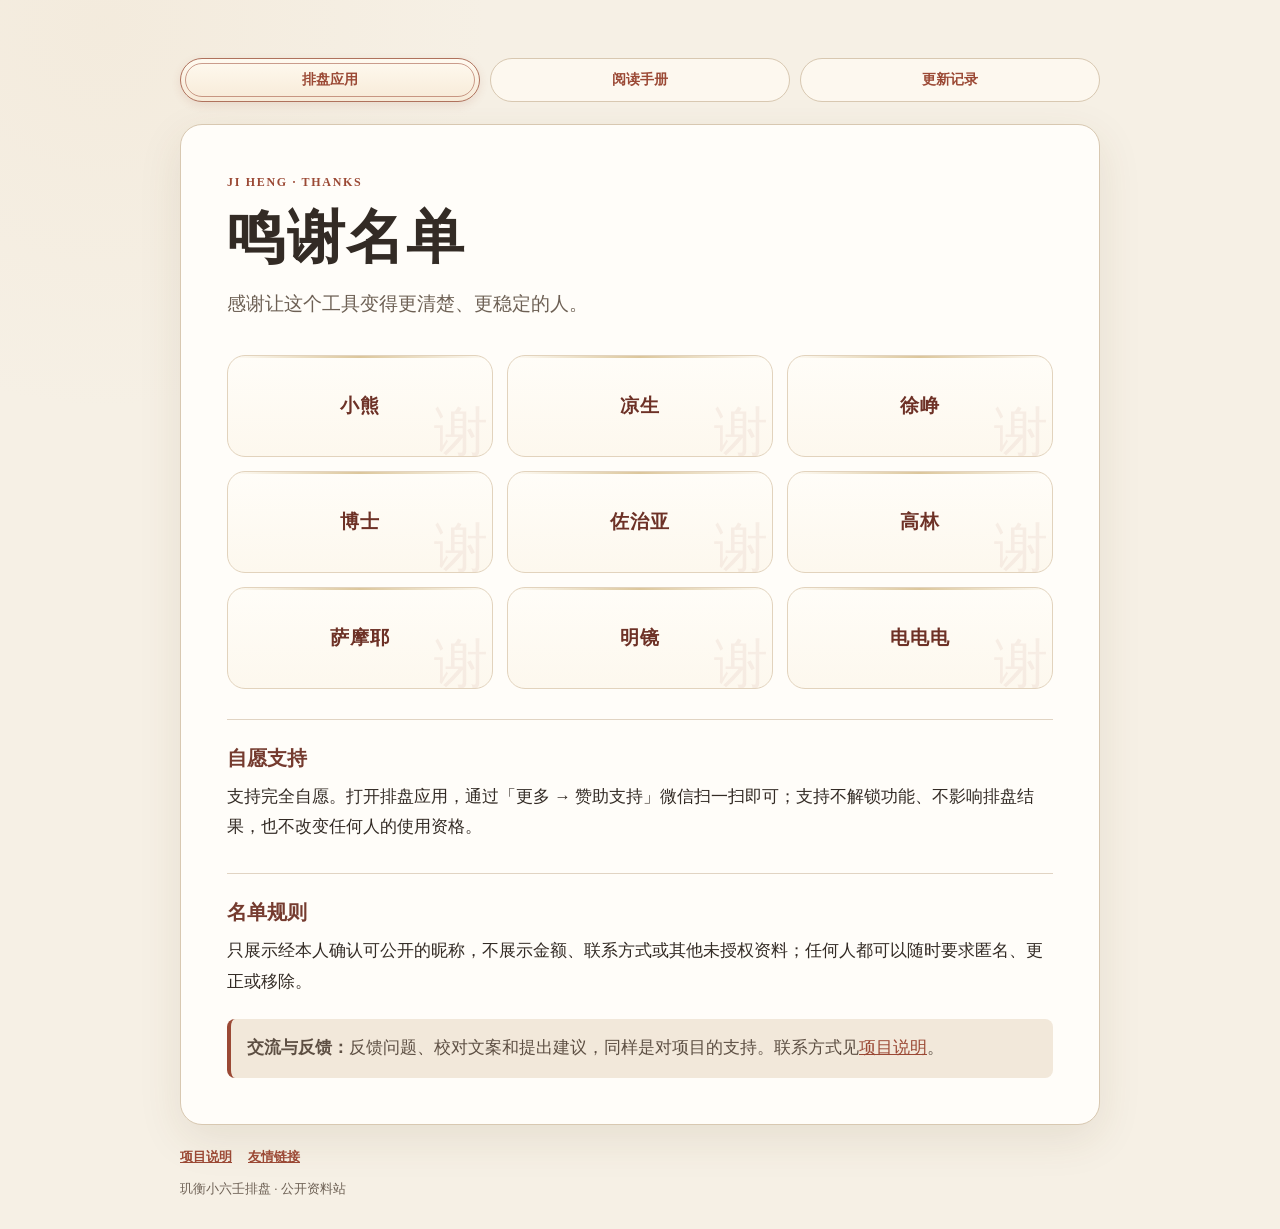
<file: public/thanks/index.html>
<!doctype html>
<html lang="zh-CN">
<head>
  <meta charset="utf-8">
  <meta name="viewport" content="width=device-width, initial-scale=1">
<meta name="description" content="玑衡小六壬排盘资料站的鸣谢名单、公开规则与自愿支持说明。">
<title>鸣谢名单 · 玑衡小六壬排盘</title>
  <link rel="stylesheet" href="../docs/site.css?v=20260921">
</head>
<body>
  <main class="page-wrap">
    <nav class="site-nav site-nav--three" aria-label="资料站导航">
      <a class="site-nav__primary" href="../index.html">排盘应用</a>
      <a href="../manual/index.html">阅读手册</a>
      <a href="../changelog/index.html">更新记录</a>
    </nav>
    <article class="page-card">
<p class="eyebrow">JI HENG · THANKS</p>
      <h1>鸣谢名单</h1>
      <p class="lead">感谢让这个工具变得更清楚、更稳定的人。</p>

      <div class="thanks-grid" aria-label="鸣谢名单">
        <div class="thanks-card"><span class="thanks-card__name">小熊</span></div>
        <div class="thanks-card"><span class="thanks-card__name">凉生</span></div>
        <div class="thanks-card"><span class="thanks-card__name">徐峥</span></div>
        <div class="thanks-card"><span class="thanks-card__name">博士</span></div>
        <div class="thanks-card"><span class="thanks-card__name">佐治亚</span></div>
        <div class="thanks-card"><span class="thanks-card__name">高林</span></div>
        <div class="thanks-card"><span class="thanks-card__name">萨摩耶</span></div>
        <div class="thanks-card"><span class="thanks-card__name">明镜</span></div>
        <div class="thanks-card"><span class="thanks-card__name">电电电</span></div>
      </div>

      <section class="section">
        <h2>自愿支持</h2>
        <p>支持完全自愿。打开排盘应用，通过「更多 → 赞助支持」微信扫一扫即可；支持不解锁功能、不影响排盘结果，也不改变任何人的使用资格。</p>
      </section>

      <section class="section">
        <h2>名单规则</h2>
        <p>只展示经本人确认可公开的昵称，不展示金额、联系方式或其他未授权资料；任何人都可以随时要求匿名、更正或移除。</p>
      </section>

      <p class="note"><strong>交流与反馈：</strong>反馈问题、校对文案和提出建议，同样是对项目的支持。联系方式见<a href="../project/index.html">项目说明</a>。</p>
    </article>
    <footer class="site-footer">
      <div class="footer-links"><a href="../project/index.html">项目说明</a><a href="../friends/index.html">友情链接</a></div>
玑衡小六壬排盘 · 公开资料站
    </footer>
  </main>
</body>
</html>
</file>
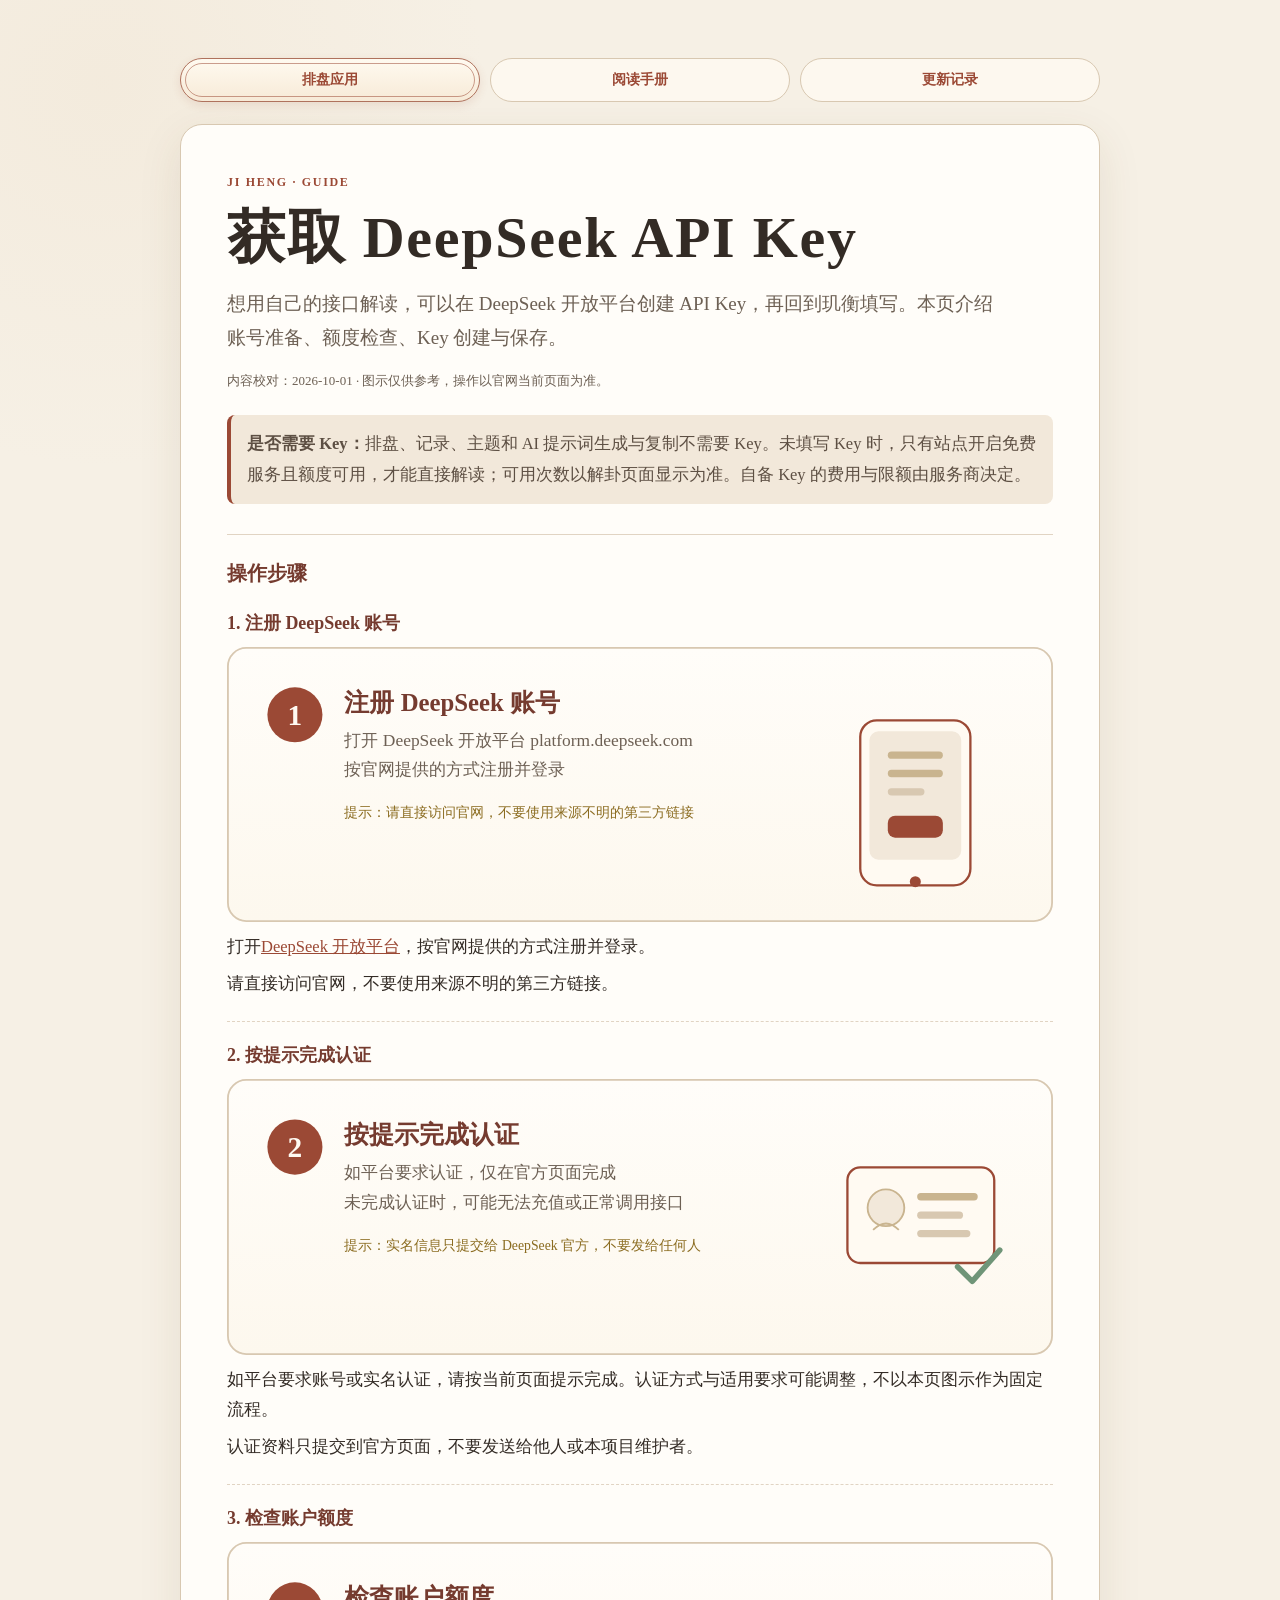
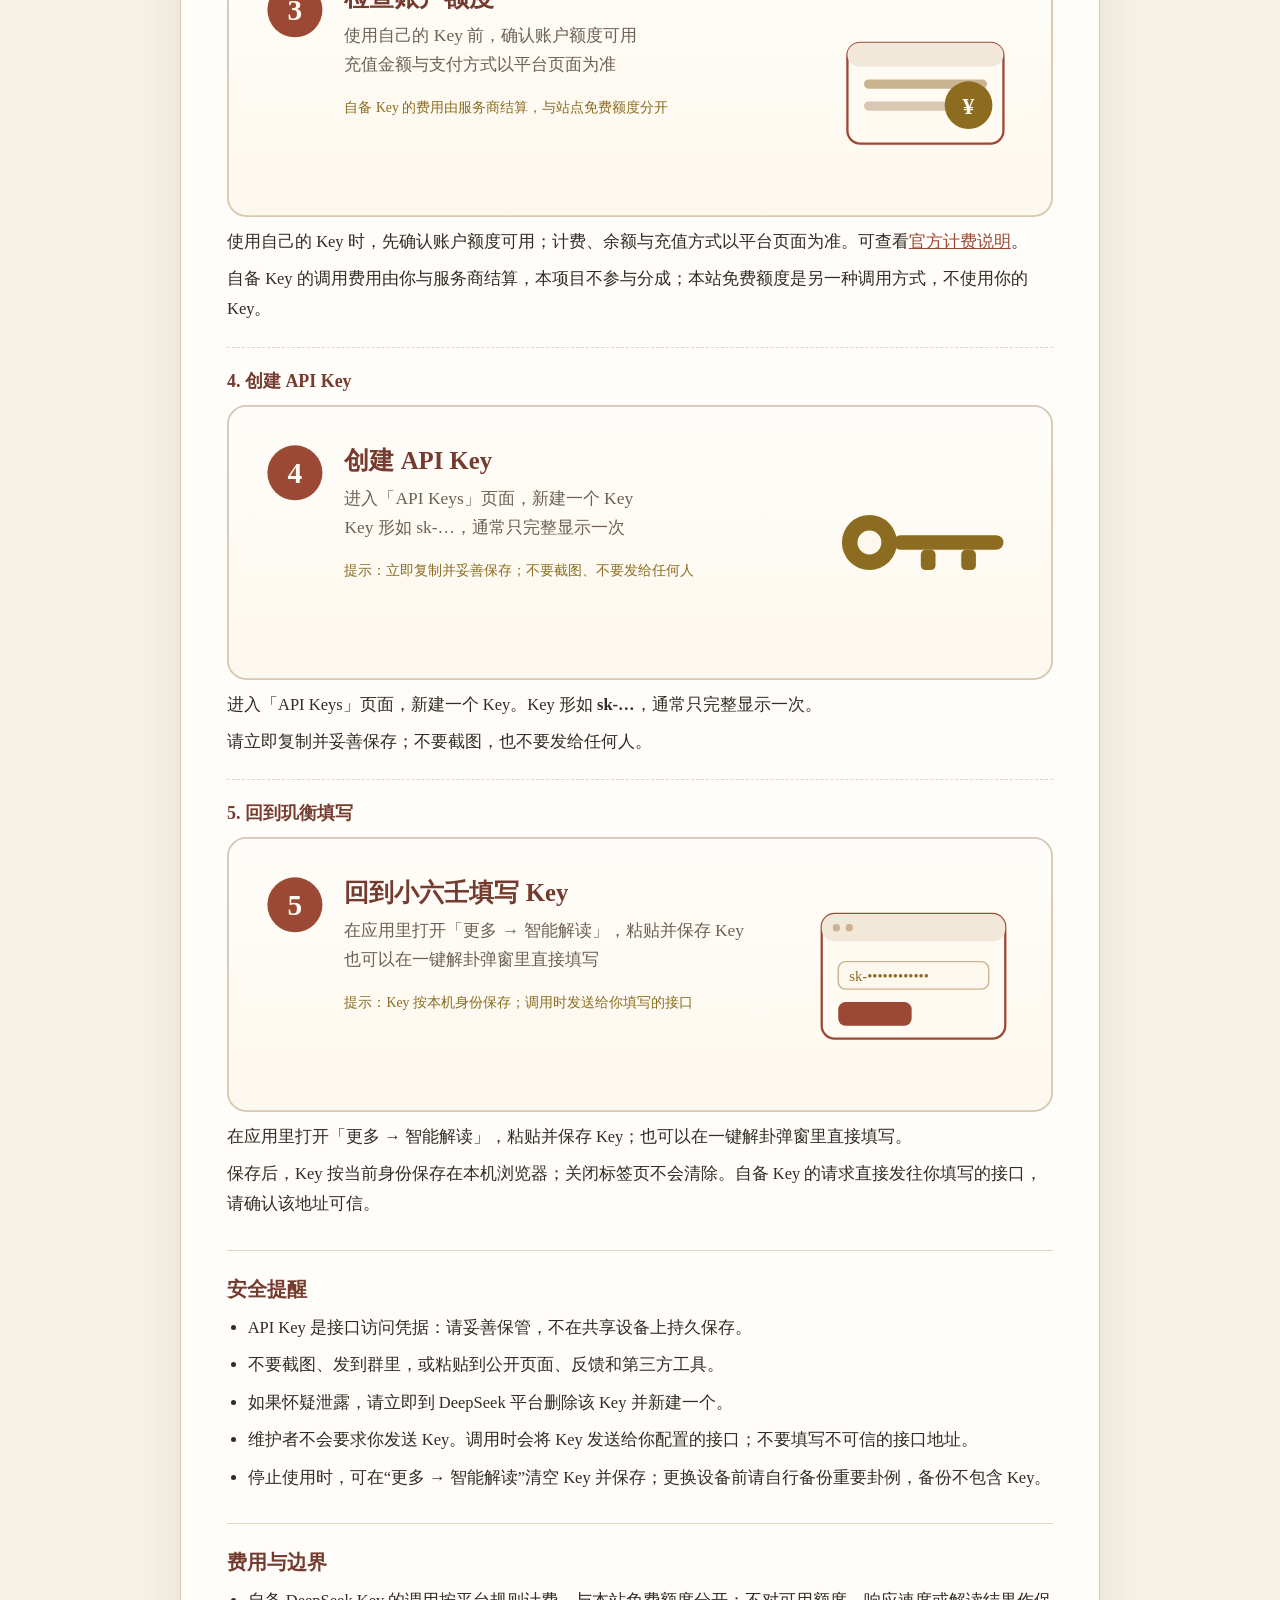
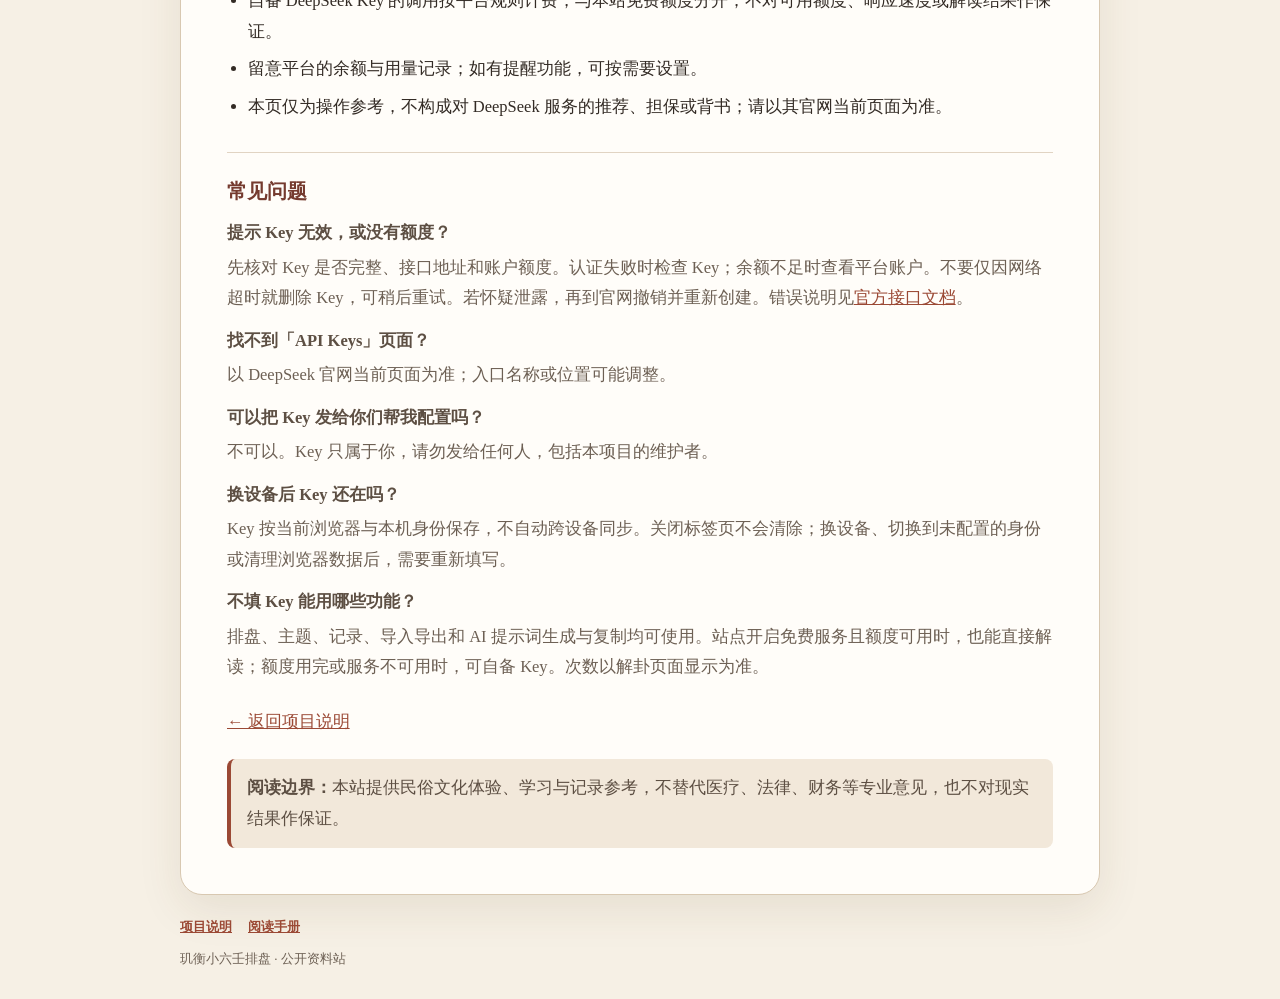
<file: public/guide/deepseek-key/index.html>
<!doctype html>
<html lang="zh-CN">
<head>
  <meta charset="utf-8">
  <meta name="viewport" content="width=device-width, initial-scale=1">
<meta name="description" content="如何创建 DeepSeek API Key，并在玑衡小六壬排盘中配置「一键解卦」。">
<title>获取 DeepSeek API Key · 玑衡小六壬排盘</title>
  <link rel="stylesheet" href="../../docs/site.css?v=20260921">
  <style>
    .steps { margin: 8px 0 0; padding: 0; list-style: none; }
    .step { margin: 22px 0 0; padding-top: 20px; border-top: 1px dashed #e1d4c3; }
    .step:first-child { border-top: 0; padding-top: 0; }
    .step h3 { margin: 0 0 10px; color: #753b2f; font-size: 1.12rem; line-height: 1.5; }
    .step img { display: block; width: 100%; height: auto; margin: 0 0 10px; border-radius: 14px; }
    .step p { margin: 6px 0; }
    .qa { margin: 10px 0 0; }
    .qa dt { margin-top: 12px; font-weight: 700; color: #5d4f43; }
    .qa dd { margin: 4px 0 0; color: var(--muted); }
    .back { margin: 24px 0 0; }
  </style>
</head>
<body>
  <main class="page-wrap">
    <nav class="site-nav site-nav--three" aria-label="资料站导航">
      <a class="site-nav__primary" href="../../index.html">排盘应用</a>
      <a href="../../manual/index.html">阅读手册</a>
      <a href="../../changelog/index.html">更新记录</a>
    </nav>
    <article class="page-card">
<p class="eyebrow">JI HENG · GUIDE</p>
      <h1>获取 DeepSeek API Key</h1>
      <p class="lead">想用自己的接口解读，可以在 DeepSeek 开放平台创建 API Key，再回到玑衡填写。本页介绍账号准备、额度检查、Key 创建与保存。</p>
      <p class="meta">内容校对：2026-10-01 · 图示仅供参考，操作以官网当前页面为准。</p>

      <p class="note"><strong>是否需要 Key：</strong>排盘、记录、主题和 AI 提示词生成与复制不需要 Key。未填写 Key 时，只有站点开启免费服务且额度可用，才能直接解读；可用次数以解卦页面显示为准。自备 Key 的费用与限额由服务商决定。</p>

      <section class="section">
        <h2>操作步骤</h2>
        <ol class="steps">
          <li class="step">
            <h3>1. 注册 DeepSeek 账号</h3>
            <img src="images/step-1-register.svg" alt="步骤一示意图：在 DeepSeek 开放平台注册并登录" width="900" height="300" loading="eager" decoding="async">
            <p>打开<a href="https://platform.deepseek.com/" target="_blank" rel="noopener noreferrer">DeepSeek 开放平台</a>，按官网提供的方式注册并登录。</p>
            <p>请直接访问官网，不要使用来源不明的第三方链接。</p>
          </li>
          <li class="step">
            <h3>2. 按提示完成认证</h3>
            <img src="images/step-2-verify.svg" alt="步骤二示意图：如平台要求认证，仅在官网完成" width="900" height="300" loading="lazy" decoding="async">
            <p>如平台要求账号或实名认证，请按当前页面提示完成。认证方式与适用要求可能调整，不以本页图示作为固定流程。</p>
            <p>认证资料只提交到官方页面，不要发送给他人或本项目维护者。</p>
          </li>
          <li class="step">
            <h3>3. 检查账户额度</h3>
            <img src="images/step-3-recharge.svg" alt="步骤三示意图：检查账户额度，费用按平台规则结算" width="900" height="300" loading="lazy" decoding="async">
            <p>使用自己的 Key 时，先确认账户额度可用；计费、余额与充值方式以平台页面为准。可查看<a href="https://api-docs.deepseek.com/quick_start/pricing/" target="_blank" rel="noopener noreferrer">官方计费说明</a>。</p>
            <p>自备 Key 的调用费用由你与服务商结算，本项目不参与分成；本站免费额度是另一种调用方式，不使用你的 Key。</p>
          </li>
          <li class="step">
            <h3>4. 创建 API Key</h3>
            <img src="images/step-4-create-key.svg" alt="步骤四示意图：在 API Keys 页面新建一个 Key" width="900" height="300" loading="lazy" decoding="async">
            <p>进入「API Keys」页面，新建一个 Key。Key 形如 <strong>sk-…</strong>，通常只完整显示一次。</p>
            <p>请立即复制并妥善保存；不要截图，也不要发给任何人。</p>
          </li>
          <li class="step">
            <h3>5. 回到玑衡填写</h3>
            <img src="images/step-5-fill-app.svg" alt="步骤五示意图：在应用的智能解读中粘贴并保存 Key" width="900" height="300" loading="lazy" decoding="async">
            <p>在应用里打开「更多 → 智能解读」，粘贴并保存 Key；也可以在一键解卦弹窗里直接填写。</p>
            <p>保存后，Key 按当前身份保存在本机浏览器；关闭标签页不会清除。自备 Key 的请求直接发往你填写的接口，请确认该地址可信。</p>
          </li>
        </ol>
      </section>

      <section class="section">
        <h2>安全提醒</h2>
        <ul class="list">
          <li>API Key 是接口访问凭据：请妥善保管，不在共享设备上持久保存。</li>
          <li>不要截图、发到群里，或粘贴到公开页面、反馈和第三方工具。</li>
          <li>如果怀疑泄露，请立即到 DeepSeek 平台删除该 Key 并新建一个。</li>
          <li>维护者不会要求你发送 Key。调用时会将 Key 发送给你配置的接口；不要填写不可信的接口地址。</li>
          <li>停止使用时，可在“更多 → 智能解读”清空 Key 并保存；更换设备前请自行备份重要卦例，备份不包含 Key。</li>
        </ul>
      </section>

      <section class="section">
        <h2>费用与边界</h2>
        <ul class="list">
          <li>自备 DeepSeek Key 的调用按平台规则计费，与本站免费额度分开；不对可用额度、响应速度或解读结果作保证。</li>
          <li>留意平台的余额与用量记录；如有提醒功能，可按需要设置。</li>
          <li>本页仅为操作参考，不构成对 DeepSeek 服务的推荐、担保或背书；请以其官网当前页面为准。</li>
        </ul>
      </section>

      <section class="section">
        <h2>常见问题</h2>
        <dl class="qa">
          <dt>提示 Key 无效，或没有额度？</dt>
          <dd>先核对 Key 是否完整、接口地址和账户额度。认证失败时检查 Key；余额不足时查看平台账户。不要仅因网络超时就删除 Key，可稍后重试。若怀疑泄露，再到官网撤销并重新创建。错误说明见<a href="https://api-docs.deepseek.com/quick_start/error_codes/" target="_blank" rel="noopener noreferrer">官方接口文档</a>。</dd>
          <dt>找不到「API Keys」页面？</dt>
          <dd>以 DeepSeek 官网当前页面为准；入口名称或位置可能调整。</dd>
          <dt>可以把 Key 发给你们帮我配置吗？</dt>
          <dd>不可以。Key 只属于你，请勿发给任何人，包括本项目的维护者。</dd>
          <dt>换设备后 Key 还在吗？</dt>
          <dd>Key 按当前浏览器与本机身份保存，不自动跨设备同步。关闭标签页不会清除；换设备、切换到未配置的身份或清理浏览器数据后，需要重新填写。</dd>
          <dt>不填 Key 能用哪些功能？</dt>
          <dd>排盘、主题、记录、导入导出和 AI 提示词生成与复制均可使用。站点开启免费服务且额度可用时，也能直接解读；额度用完或服务不可用时，可自备 Key。次数以解卦页面显示为准。</dd>
        </dl>
      </section>

      <p class="back"><a href="../../project/index.html">← 返回项目说明</a></p>

      <p class="note"><strong>阅读边界：</strong>本站提供民俗文化体验、学习与记录参考，不替代医疗、法律、财务等专业意见，也不对现实结果作保证。</p>
    </article>
    <footer class="site-footer">
      <div class="footer-links"><a href="../../project/index.html">项目说明</a><a href="../../manual/index.html">阅读手册</a></div>
玑衡小六壬排盘 · 公开资料站
    </footer>
  </main>
</body>
</html>
</file>
<file: public/docs/site.css>
:root {
  color-scheme: light;
  --paper: #f6f0e5;
  --card: #fffaf2;
  --ink: #332b25;
  --muted: #6d6054;
  --line: #d8c8b1;
  --accent: #9b4935;
  --accent-soft: #f2e8da;
  --gold: #8b6c20;
  /* ---- 统一字体令牌（中文宋体 + 西文新罗马，兼顾各设备） ----
     西文字体写在最前：Times New Roman 不含汉字，拉丁/数字由它渲染，
     汉字自动落到后面的宋体栈，从而在一行内实现“中文宋体 + 西文新罗马”。
     回退顺序覆盖 Windows(思源宋体/华文宋体/宋体)、iOS(Songti SC)、Android(serif)。 */
  --font-serif: "Times New Roman", "Noto Serif SC", "Source Han Serif SC",
                "Songti SC", "STSong", "SimSun", serif;
  --font-sans: "Segoe UI", system-ui, "Microsoft YaHei", "Noto Sans SC",
               "PingFang SC", sans-serif;
}

* { box-sizing: border-box; }
html { scroll-behavior: smooth; }
body {
  margin: 0;
  min-width: 0;
  background:
    radial-gradient(circle at 8% 2%, #e6d2b52c, transparent 24rem),
    var(--paper);
  color: var(--ink);
  font-family: var(--font-serif);
  font-size: 16.5px;
  line-height: 1.85;
  overflow-x: hidden;
}
a { color: var(--accent); }
img { max-width: 100%; }

.page-wrap {
  width: min(calc(100% - 28px), 920px);
  margin: 0 auto;
  padding: clamp(18px, 5vw, 58px) 0 28px;
}

.site-nav {
  display: grid;
  grid-template-columns: repeat(4, minmax(0, 1fr));
  gap: 10px;
  margin: 0 0 22px;
}
.site-nav a {
  position: relative;
  display: inline-flex;
  align-items: center;
  justify-content: center;
  min-height: 44px;
  padding: 8px 10px;
  border: 1px solid var(--line);
  border-radius: 999px;
  background: rgba(255, 250, 242, .78);
  color: var(--accent);
  font-size: 14px;
  font-weight: 700;
  line-height: 1.35;
  text-align: center;
  text-decoration: none;
  overflow-wrap: anywhere;
}
.site-nav a.site-nav__primary {
  border-color: color-mix(in srgb, var(--accent) 68%, var(--line));
  background: linear-gradient(180deg, #fffaf0 0%, #f7ead7 100%);
  color: var(--accent);
  font-weight: 800;
  box-shadow: 0 3px 10px #9b49351f;
}
.site-nav a.site-nav__primary::after {
  content: "";
  position: absolute;
  inset: 4px;
  border: 1px solid color-mix(in srgb, var(--accent) 52%, transparent);
  border-radius: inherit;
  pointer-events: none;
}.site-nav a.site-nav__primary:hover,
.site-nav a.site-nav__primary:focus-visible {
  background: linear-gradient(180deg, #fff8ea 0%, #f3dfc7 100%);
  box-shadow: 0 5px 14px #9b49352e;
}.site-nav a:hover,
.site-nav a:focus-visible {
  border-color: var(--accent);
  outline: 2px solid #9b493533;
  outline-offset: 2px;
}

.page-card {
  padding: clamp(22px, 5vw, 46px);
  background: #fffdf9;
  border: 1px solid var(--line);
  border-radius: 22px;
  box-shadow: 0 14px 44px #5b43201a;
}
.eyebrow {
  margin: 0;
  color: var(--accent);
  font-size: 12px;
  font-weight: 800;
  letter-spacing: .14em;
  overflow-wrap: anywhere;
}
h1, h2, h3 { text-wrap: balance; }
h1 {
  margin: 10px 0 14px;
  font-family: var(--font-serif);
  font-size: clamp(34px, 6vw, 58px);
  line-height: 1.2;
  letter-spacing: .03em;
  overflow-wrap: anywhere;
}
.lead {
  max-width: 48rem;
  margin: 0;
  color: var(--muted);
  font-size: clamp(16px, 2vw, 19px);
  line-height: 1.8;
  overflow-wrap: anywhere;
}
.meta {
  margin: 14px 0 0;
  color: var(--muted);
  font-size: 13px;
  overflow-wrap: anywhere;
}

.grid {
  display: grid;
  grid-template-columns: repeat(3, minmax(0, 1fr));
  gap: 14px;
  margin: 28px 0 0;
}
.secondary-grid {
  display: grid;
  grid-template-columns: repeat(3, minmax(0, 1fr));
  grid-auto-rows: 1fr;
  gap: 12px;
  margin: 16px 0 0;
}
.link-card,
.resource {
  display: block;
  min-width: 0;
  padding: 18px;
  border: 1px solid #dfcfba;
  border-radius: 15px;
  background: #fffdf8;
  color: inherit;
  text-decoration: none;
  overflow-wrap: anywhere;
  transition: transform .15s ease, box-shadow .15s ease, border-color .15s ease;
}
.link-card:hover,
.link-card:focus-visible,
.resource:hover,
.resource:focus-visible {
  transform: translateY(-2px);
  border-color: var(--accent);
  box-shadow: 0 8px 20px #5b43201a;
  outline: none;
}
.link-card h2,
.resource h2 {
  margin: 0 0 6px;
  color: #753b2f;
  font-size: 1.08rem;
  line-height: 1.45;
}
.link-card span,
.resource span {
  display: block;
  color: var(--muted);
  font-size: 13px;
  line-height: 1.65;
}
.section {
  margin-top: 30px;
  padding-top: 24px;
  border-top: 1px solid #e1d4c3;
}
.section h2 {
  margin: 0 0 9px;
  color: #753b2f;
  font-size: 1.25rem;
  line-height: 1.45;
}
.section p { margin: 8px 0; }
.list {
  margin: 8px 0 0;
  padding-left: 1.25em;
}
.list li { margin: .42em 0; }
.note {
  margin: 22px 0 0;
  padding: 14px 16px;
  border-left: 4px solid var(--accent);
  border-radius: 8px;
  background: var(--accent-soft);
  color: #5d4f43;
  overflow-wrap: anywhere;
}
.tag {
  display: inline-block;
  margin-bottom: 8px;
  padding: 3px 9px;
  border: 1px solid #d6c196;
  border-radius: 999px;
  color: #795d18;
  background: #fff9eb;
  font-size: 12px;
  font-weight: 700;
}
.copy-id {
  display: inline-flex;
  align-items: center;
  flex-wrap: wrap;
  gap: 7px;
  max-width: 100%;
  margin: 4px 0 8px;
  padding: 7px 11px;
  border: 1px dashed #b79255;
  border-radius: 10px;
  background: #fffaf0;
  color: #6b4a16;
  font: inherit;
  font-weight: 700;
  cursor: pointer;
  overflow-wrap: anywhere;
}
.copy-id:hover,
.copy-id:focus-visible {
  border-style: solid;
  border-color: var(--accent);
  outline: 2px solid #9b493533;
  outline-offset: 2px;
}
.copy-id[data-copied="true"] {
  border-color: #6f9578;
  background: #f2f8f0;
  color: #3e694d;
}
.site-footer {
  margin-top: 20px;
  color: var(--muted);
  font-size: 13px;
  overflow-wrap: anywhere;
}
.footer-links {
  display: flex;
  flex-wrap: wrap;
  gap: 8px 16px;
  margin-bottom: 8px;
}
.footer-links a { font-weight: 700; }

/* ---- 鸣谢名单：统一名册墙，不分类、不加注 ---- */
.thanks-grid {
  display: grid;
  grid-template-columns: repeat(3, minmax(0, 1fr));
  gap: clamp(8px, 1.5vw, 14px);
  margin: clamp(22px, 3.4vw, 34px) 0 0;
}
.thanks-card {
  position: relative;
  display: grid;
  place-items: center;
  min-height: clamp(72px, 19vw, 102px);
  padding: 16px 10px;
  border: 1px solid #e2d3bd;
  border-radius: clamp(12px, 2.4vw, 18px);
  background: linear-gradient(180deg, #fffdf8 0%, #fdf8ee 100%);
  text-align: center;
  overflow: hidden;
  transition: transform .2s ease, box-shadow .2s ease, border-color .2s ease;
}
.thanks-card::before {
  content: "";
  position: absolute;
  inset: 0 0 auto 0;
  height: 2px;
  background: linear-gradient(90deg, transparent, #b9903f, transparent);
  opacity: .5;
  transition: opacity .2s ease;
}
.thanks-card::after {
  content: "谢";
  position: absolute;
  right: 4px;
  bottom: -0.06em;
  font-family: var(--font-serif);
  font-size: clamp(38px, 10vw, 54px);
  line-height: 1;
  color: rgb(155 73 53 / 7%);
  pointer-events: none;
}
.thanks-card:hover,
.thanks-card:focus-visible {
  transform: translateY(-3px);
  border-color: var(--accent);
  box-shadow: 0 10px 22px #5b43201a;
  outline: none;
}
.thanks-card:hover::before,
.thanks-card:focus-visible::before { opacity: 1; }
.thanks-card__name {
  position: relative;
  z-index: 1;
  font-family: var(--font-serif);
  font-size: clamp(15px, 4.2vw, 19px);
  font-weight: 600;
  color: #6d3126;
  letter-spacing: .06em;
  overflow-wrap: anywhere;
}

/* ---- 联系作者卡片 ---- */
.contact-card {
  display: flex;
  flex-direction: column;
  gap: 8px;
}
.contact-card .copy-id { align-self: flex-start; margin: 0; }

/* 按页面显式启用；不改动友情链接等未选用这些类的页面。 */
.site-nav.site-nav--three { grid-template-columns: repeat(3, minmax(0, 1fr)); }
.grid.grid--two,
.secondary-grid.grid--two { grid-template-columns: repeat(2, minmax(0, 1fr)); }

@media (max-width: 720px) {
  .grid,
  .secondary-grid { grid-template-columns: repeat(2, minmax(0, 1fr)); }
}
@media (max-width: 520px) {
  .page-wrap { width: min(calc(100% - 28px), 920px); }
  .site-nav { grid-template-columns: repeat(2, minmax(0, 1fr)); gap: 8px; }
  .page-card { border-radius: 18px; padding: 20px 16px; }
  .grid,
  .secondary-grid { grid-template-columns: 1fr; }
  .secondary-grid { grid-auto-rows: auto; }
  .grid.grid--two,
  .secondary-grid.grid--two { grid-template-columns: minmax(0, 1fr); }
  h1 { font-size: clamp(32px, 9.6vw, 44px); }
  .lead { font-size: 16px; line-height: 1.8; }
  .link-card,
  .resource { padding: 16px; }
  .section { margin-top: 24px; padding-top: 20px; }
}
/* 极窄屏：名册改为两列，保证每个名字仍有足够留白 */
@media (max-width: 360px) {
  .thanks-grid { grid-template-columns: repeat(2, minmax(0, 1fr)); }
}
@media (max-width: 340px) {
  .page-wrap { width: min(calc(100% - 22px), 920px); }
  .site-nav a {
  position: relative; padding-inline: 7px; font-size: 13px; }
}
</file>
<file: public/docs/research.css>
/* 仅作用于研习页与项目说明；PDF/书稿只链接，不加载外站资源。 */
.project-page .research-entry { border-color: var(--gold); }
.project-page .research-entry h2 { color: var(--gold); }
.project-page .research-entry .research-entry__action { margin-top: 8px; color: var(--gold); font-weight: 700; }
.project-page { font-size: 1rem; line-height: 1.75; }
.project-page h1 { font-size: clamp(2rem, 5vw, 3rem); }
.project-page .lead { max-width: 40em; font-size: 1.0625rem; }
.project-page .project-start-steps {
  display: grid; grid-template-columns: repeat(3, minmax(0, 1fr)); gap: 16px;
  margin: 20px 0; padding: 0; list-style: none;
}
.project-page .project-start-steps li {
  min-width: 0; padding: 20px; border: 1px solid var(--line); border-radius: 12px;
  background: var(--card); overflow-wrap: anywhere;
}
.project-page .step-number { color: var(--accent); font-size: .8125rem; font-weight: 700; letter-spacing: .08em; }
.project-page .project-start-steps h3 { margin: 8px 0; font-size: 1.125rem; }
.project-page .project-start-steps p { margin: 0; font-size: .9375rem; }
.project-page .resource-entries {
  display: grid; grid-template-columns: repeat(3, minmax(0, 1fr)); gap: 16px; margin-top: 16px;
}
.project-page .resource-entries .link-card { min-width: 0; margin-top: 0; overflow-wrap: anywhere; }
.project-page .resource-entries h2 { font-size: 1.125rem; }
.project-page .resource-entry__label { font-size: .8125rem; color: var(--muted); }
.project-page .book-entry { border-color: var(--accent); }
.project-page .resource-entry__action { margin-top: auto; padding-top: 8px; color: var(--accent); font-weight: 700; }
.project-page .source-entry .resource-entry__action { color: var(--ink); }
.project-page .book-entry:focus-visible { outline: 2px solid var(--accent); outline-offset: 3px; }
.research-page .page-wrap { width: min(calc(100% - 32px), 960px); }
.research-page { font-size: 1rem; line-height: 1.75; }
.research-page .site-nav a { font-size: .875rem; }
.research-page h1 { font-size: clamp(2rem, 5vw, 3rem); }
.research-page .lead { max-width: 38em; font-size: 1.0625rem; }
.research-page .reading-route-nav { display: flex; flex-wrap: wrap; gap: 8px; margin-top: 20px; }
.research-page .reading-route-nav a {
  flex: 1 1 7rem; display: flex; align-items: center; justify-content: center;
  min-width: 0; min-height: 44px; padding: 10px 16px; border: 1px solid var(--line); border-radius: 10px;
  background: var(--card); color: var(--ink); font-size: .9375rem; text-align: center;
  text-decoration: none; overflow-wrap: anywhere;
}
.research-page .reading-route-nav a:hover { background: var(--accent-soft); }
.research-page .reading-route-nav a:focus-visible,
.research-page .catalog-action:focus-visible { outline: 2px solid var(--accent); outline-offset: 3px; }
.research-page .reading-sources { padding-bottom: 4px; }
.research-page .catalog-action {
  display: inline-flex; position: relative; align-items: center; justify-content: center;
  min-width: 0; min-height: 44px; max-width: 100%; padding: 10px 16px;
  border: 1px solid var(--line); border-radius: 10px; background: var(--card); color: var(--ink);
  font-size: .9375rem; font-weight: 700; text-align: center; text-decoration: none; overflow-wrap: anywhere;
}
.research-page .catalog-action:hover { border-color: var(--accent); }
.research-page .note { border-left-color: var(--gold); font-size: .9375rem; }
.research-page .reading-topics {
  align-items: stretch; gap: clamp(16px, 2.5vw, 24px);
  grid-template-columns: repeat(2, minmax(0, 1fr));
}
.research-page .resource { padding: clamp(18px, 2.6vw, 26px); border-color: var(--line); transition: none; }
.research-page .resource:hover { transform: none; box-shadow: none; border-color: var(--line); }
.research-page .resource h2 { color: var(--gold); font-size: 1.125rem; }
.research-page .resource .reading-item-title { margin: 20px 0 8px; font-size: 1rem; line-height: 1.5; }
.research-page .resource p { margin: 8px 0; color: var(--muted); font-size: 1rem; }
.research-page .reading-actions {
  display: grid; grid-template-columns: repeat(auto-fit, minmax(min(100%, 3.75rem), 1fr));
  gap: 6px; margin-top: 12px;
}
.research-page .reading-start .reading-actions,
.research-page .section > .reading-actions { max-width: 420px; }
.research-page .meta { font-size: .875rem; }
.research-page .reading-book {
  padding: clamp(20px, 3vw, 32px); border: 1px solid var(--line); border-radius: 16px;
  background: var(--card);
}
.research-page .reading-book > h2 { margin-bottom: 20px; font-size: 1rem; color: var(--muted); }
.research-page .book-feature { display: grid; grid-template-columns: 144px minmax(0, 1fr); gap: 28px; align-items: center; }
.research-page .book-cover {
  display: flex; flex-direction: column; justify-content: space-between; min-height: 208px;
  padding: 16px 14px 16px 22px; border: 1px solid var(--line); border-radius: 3px 12px 12px 3px;
  background: linear-gradient(90deg, var(--line) 0 5px, var(--accent-soft) 5px 100%);
  color: var(--ink); box-shadow: 4px 5px 0 var(--paper);
}
.research-page .book-cover strong { font-size: 1.625rem; line-height: 1.45; letter-spacing: .08em; }
.research-page .book-cover__label, .research-page .book-cover__subtitle { font-size: .75rem; color: var(--muted); }
.research-page .book-copy { min-width: 0; overflow-wrap: anywhere; }
.research-page .book-kicker { margin: 0; font-size: .8125rem; color: var(--gold); }
.research-page .book-title { margin: 8px 0 12px; font-size: clamp(1.5rem, 3vw, 1.875rem); line-height: 1.45; }
.research-page .book-title span { display: block; margin-top: 4px; font-size: 1rem; font-weight: 400; color: var(--muted); }
.research-page .book-meta, .research-page .book-boundary { font-size: .875rem; color: var(--muted); }
.research-page .book-actions { display: grid; grid-template-columns: repeat(3, minmax(0, 1fr)); gap: 8px; margin-top: 24px; }
.research-page .book-action {
  display: inline-flex; position: relative; align-items: center; justify-content: center; min-width: 0; min-height: 44px;
  padding: 10px 12px; border: 1px solid var(--line); border-radius: 10px;
  background: var(--card); color: var(--ink); font-size: .9375rem; font-weight: 700; line-height: 1.5;
  text-align: center; text-decoration: none; overflow-wrap: anywhere;
}
.research-page .book-action--primary { background: var(--accent); border-color: var(--accent); color: var(--card); }
.research-page .book-action:hover { border-color: var(--accent); }
.research-page .book-action:focus-visible { outline: 2px solid var(--accent); outline-offset: 3px; }
.research-page .reading-link {
  position: relative; display: inline-flex; align-items: center; justify-content: center;
  min-width: 0; min-height: 44px; max-width: 100%; padding: 10px 6px;
  border: 1px solid var(--line); border-radius: 10px;
  background: var(--card); color: var(--ink);
  font-size: .9375rem; font-weight: 700; line-height: 1.5;
  text-align: center; text-decoration: none; overflow-wrap: anywhere;
}
.research-page .reading-link--preferred { border-color: var(--gold); color: var(--gold); }
.research-page .reading-link:hover { background: var(--accent-soft); }
.research-page .reading-link:focus-visible, .research-entry:focus-visible {
  outline: 2px solid var(--gold); outline-offset: 3px;
}
.research-page .sr-only {
  position: absolute; width: 1px; height: 1px; padding: 0;
  margin: -1px; overflow: hidden; clip-path: inset(50%); white-space: nowrap;
}
@media (max-width: 699px) {
  .project-page .project-start-steps, .project-page .resource-entries { grid-template-columns: minmax(0, 1fr); }
  .project-page .page-card { padding: clamp(18px, 4vw, 26px); }
  .research-page .reading-topics { grid-template-columns: minmax(0, 1fr); }
  .research-page .page-card { padding: clamp(18px, 4vw, 26px); }
  .research-page .section { margin-top: 24px; padding-top: 20px; }
  .research-page .section > .reading-actions { max-width: none; }
  .research-page .reading-book { padding: 20px; }
  .research-page .book-feature { grid-template-columns: minmax(0, 1fr); gap: 16px; }
  .research-page .book-cover { display: none; }
  .research-page .book-actions { margin-top: 16px; }
}
@media (max-width: 520px) {
  .research-page .book-actions { grid-template-columns: repeat(2, minmax(0, 1fr)); }
  .research-page .book-action--primary { grid-column: 1 / -1; }
}
@media (max-width: 359px) {
  .research-page .page-wrap { width: calc(100% - 24px); }
  .research-page .page-card { padding: 16px; }
  .research-page .resource { padding: 16px; }
  .research-page .reading-link { font-size: .875rem; padding-inline: 4px; }
}
@media (prefers-reduced-motion: reduce) {
  html:has(.research-page, .project-page) { scroll-behavior: auto; }
  .research-page .site-nav a, .project-page .link-card, .research-entry { transition: none; }
}
@media (prefers-color-scheme: dark) {
  html:has(.research-page, .project-page) { color-scheme: dark; }
  .research-page, .project-page {
    color-scheme: dark;
    --paper: #141b26; --card: #202936; --ink: #f0e8d9;
    --muted: #c5b9a8; --line: #776a55; --accent: #efad91;
    --accent-soft: #30323a; --gold: #ddc078;
  }
  .research-page .page-card, .research-page .resource { background: var(--card); border-color: var(--line); }
  .research-page .site-nav a, .research-page .site-nav a.site-nav__primary {
    background: var(--card); color: var(--accent); box-shadow: none;
  }
  .research-page .section { border-color: var(--line); }
  .research-page .section h2 { color: var(--gold); }
  .research-page .note { color: var(--ink); }
  .project-page .page-card, .project-page .link-card { background: var(--card); border-color: var(--line); }
  .project-page .site-nav a, .project-page .site-nav a.site-nav__primary { background: var(--card); color: var(--accent); box-shadow: none; }
  .project-page .section { border-color: var(--line); }
  .project-page .section h2, .project-page .link-card h2 { color: var(--accent); }
  .project-page .note { color: var(--ink); }
  .project-page .copy-id { background: var(--accent-soft); border-color: var(--line); color: var(--ink); }
  .research-page .book-action--primary { color: var(--paper); }
}
</file>
